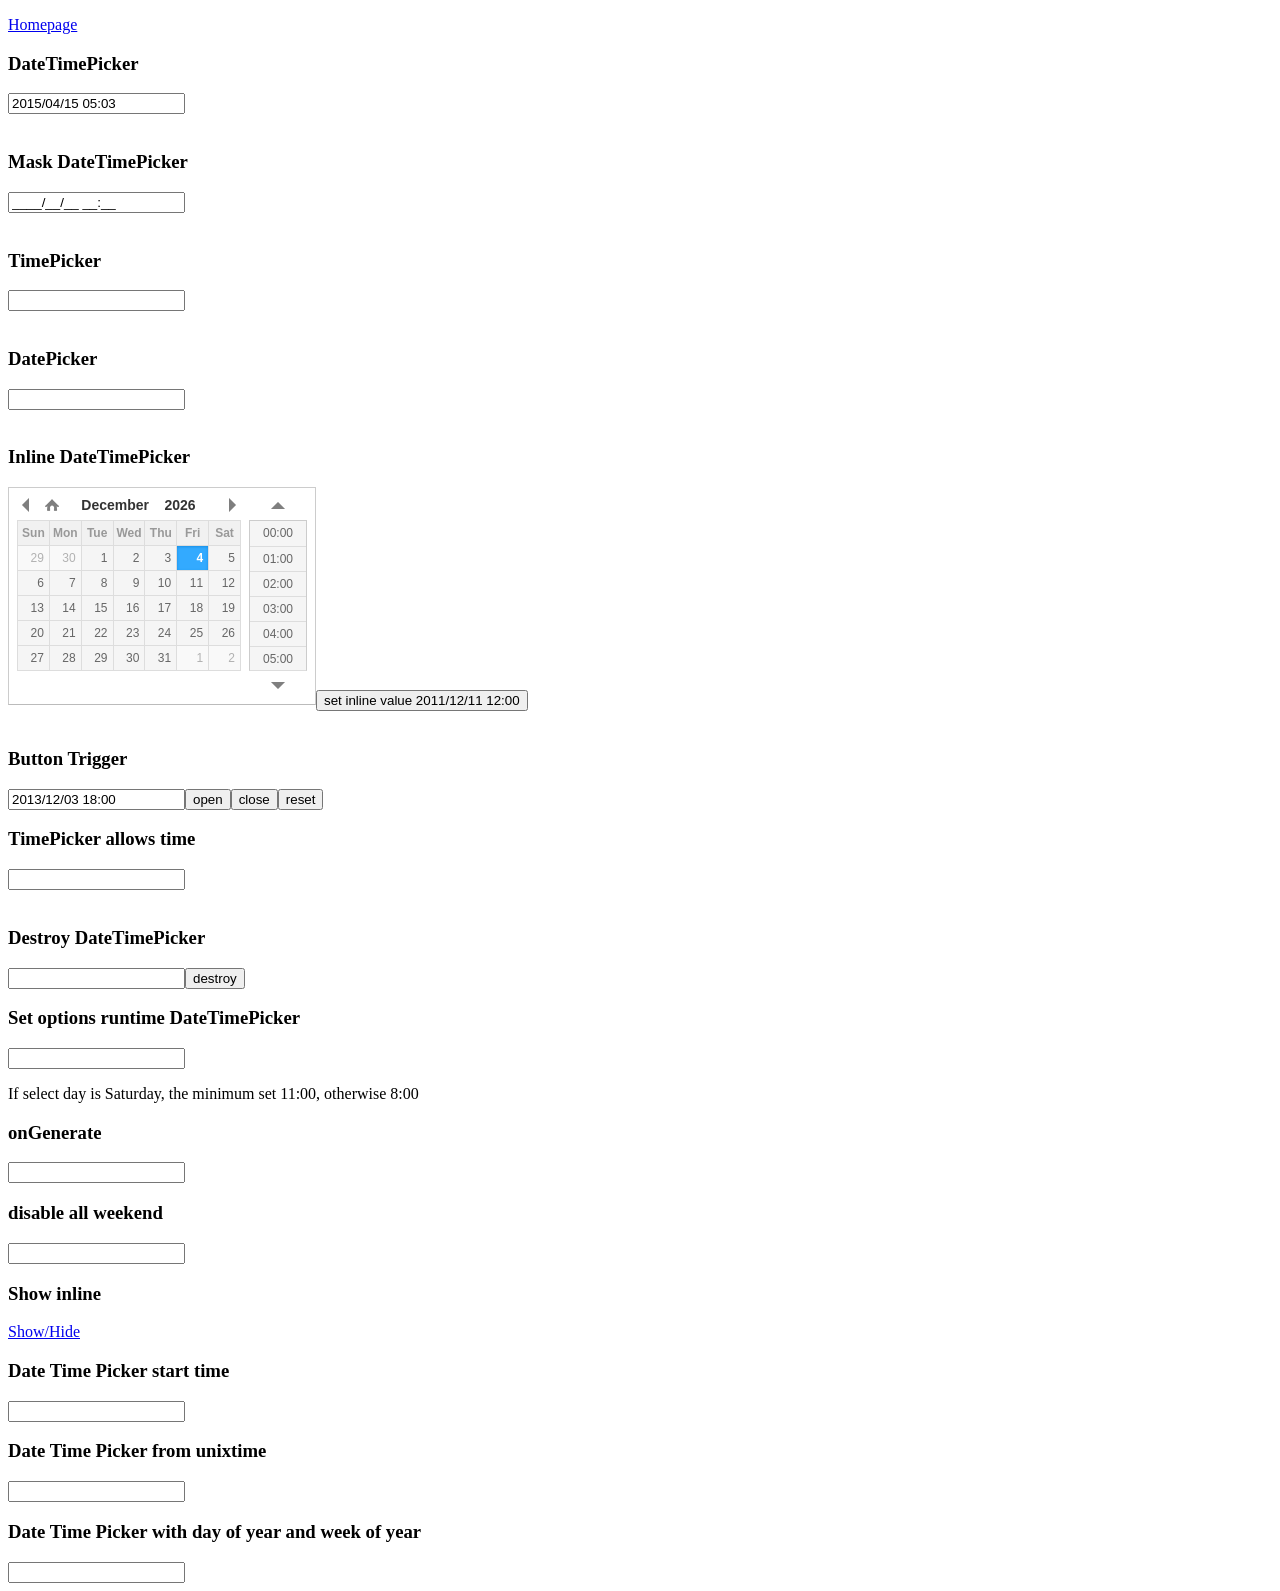
<file: Librerias/calendario2/index.html>
<!DOCTYPE html>
<html lang="en">
<head>
<meta http-equiv="content-type" content="text/html; charset=utf-8"/>
<link rel="stylesheet" type="text/css" href="./jquery.datetimepicker.css"/>
</head>
<body>
	<p><a href="http://xdsoft.net/jqplugins/datetimepicker/">Homepage</a></p>
	<h3>DateTimePicker</h3>
	<input type="text" value="2014/03/15 05:06" id="datetimepicker"/><br><br>
	<h3>Mask DateTimePicker</h3>
	<input type="text" value="" id="datetimepicker_mask"/><br><br>
	<h3>TimePicker</h3>
	<input type="text" id="datetimepicker1"/><br><br>
	<h3>DatePicker</h3>
	<input type="text" id="datetimepicker2"/><br><br>
	<h3>Inline DateTimePicker</h3>
	<input type="text" id="datetimepicker3"/><input type="button" onclick="$('#datetimepicker3').datetimepicker({value:'2011/12/11 12:00'})" value="set inline value 2011/12/11 12:00"/><br><br>
	<h3>Button Trigger</h3>
	<input type="text" value="2013/12/03 18:00" id="datetimepicker4"/><input id="open" type="button" value="open"/><input id="close" type="button" value="close"/><input id="reset" type="button" value="reset"/>
	<h3>TimePicker allows time</h3>
	<input type="text" id="datetimepicker5"/><br><br>
	<h3>Destroy DateTimePicker</h3>
	<input type="text" id="datetimepicker6"/><input id="destroy" type="button" value="destroy"/>
	<h3>Set options runtime DateTimePicker</h3>
	<input type="text" id="datetimepicker7"/>
	<p>If select day is Saturday, the minimum set 11:00, otherwise 8:00</p>
	<h3>onGenerate</h3>
	<input type="text" id="datetimepicker8"/>
	<h3>disable all weekend</h3>
	<input type="text" id="datetimepicker9"/>
	<h3>Show inline</h3>
	<a href="javascript:var si = document.getElementById('show_inline').style; si.display = (si.display=='none')?'block':'none';return false; ">Show/Hide</a>
	<div id="show_inline" style="display:none">
		<input type="text" id="datetimepicker10"/>
	</div>
	<h3>Date Time Picker start time</h3>
	<input type="text" id="datetimepicker_start_time"/>
	<h3>Date Time Picker from unixtime</h3>
	<input type="text" id="datetimepicker_unixtime"/>
	<h3>Date Time Picker with day of year and week of year</h3>
	<input type="text" id="datetimepicker11"/>
</body>
<script type="text/javascript" src="./jquery.js"></script>
<script type="text/javascript" src="./jquery.datetimepicker.js"></script>
<script type="text/javascript">
$('#datetimepicker').datetimepicker()
	.datetimepicker({value:'2015/04/15 05:03',step:10});

$('#datetimepicker_mask').datetimepicker({
	mask:'9999/19/39 29:59'
});

$('#datetimepicker1').datetimepicker({
	datepicker:false,
	format:'H:i',
	step:5
});
$('#datetimepicker2').datetimepicker({
	yearOffset:0,
	lang:'es',
	timepicker:false,
	format:'d/m/Y',
	formatDate:'Y/m/d',
	minDate:'-1970/01/02', // yesterday is minimum date
	maxDate:'+1970/01/02' // and tommorow is maximum date calendar
});
$('#datetimepicker3').datetimepicker({
	inline:true
});
$('#datetimepicker4').datetimepicker();
$('#open').click(function(){
	$('#datetimepicker4').datetimepicker('show');
});
$('#close').click(function(){
	$('#datetimepicker4').datetimepicker('hide');
});
$('#reset').click(function(){
	$('#datetimepicker4').datetimepicker('reset');
});
$('#datetimepicker5').datetimepicker({
	datepicker:false,
	allowTimes:['12:00','13:00','15:00','17:00','17:05','17:20','19:00','20:00']
});
$('#datetimepicker6').datetimepicker();
$('#destroy').click(function(){
	if( $('#datetimepicker6').data('xdsoft_datetimepicker') ){
		$('#datetimepicker6').datetimepicker('destroy');
		this.value = 'create';
	}else{
		$('#datetimepicker6').datetimepicker();
		this.value = 'destroy';
	}
});
var logic = function( currentDateTime ){
	if( currentDateTime ){
		if( currentDateTime.getDay()==6 ){
			this.setOptions({
				minTime:'11:00'
			});
		}else
			this.setOptions({
				minTime:'8:00'
			});
	}
};
$('#datetimepicker7').datetimepicker({
	onChangeDateTime:logic,
	onShow:logic
});
$('#datetimepicker8').datetimepicker({
	onGenerate:function( ct ){
		$(this).find('.xdsoft_date')
			.toggleClass('xdsoft_disabled');
	},
	minDate:'-1970/01/2',
	maxDate:'+1970/01/2',
	timepicker:false
});
$('#datetimepicker9').datetimepicker({
	onGenerate:function( ct ){
		$(this).find('.xdsoft_date.xdsoft_weekend')
			.addClass('xdsoft_disabled');
	},
	weekends:['01.01.2014','02.01.2014','03.01.2014','04.01.2014','05.01.2014','06.01.2014'],
	timepicker:false
});

$('#datetimepicker10').datetimepicker({
	step:5,
	inline:true
});

$('#datetimepicker_start_time').datetimepicker({
	startDate:'+1970/05/01'
});

$('#datetimepicker_unixtime').datetimepicker({
	format:'unixtime'
});
$('#datetimepicker11').datetimepicker({
        hours12: false,
        format: 'Y-z H:i W',
        step: 1,
        opened: false,
        validateOnBlur: false,
        closeOnDateSelect: false,
        closeOnTimeSelect: false
});
</script>
</html>
</file>
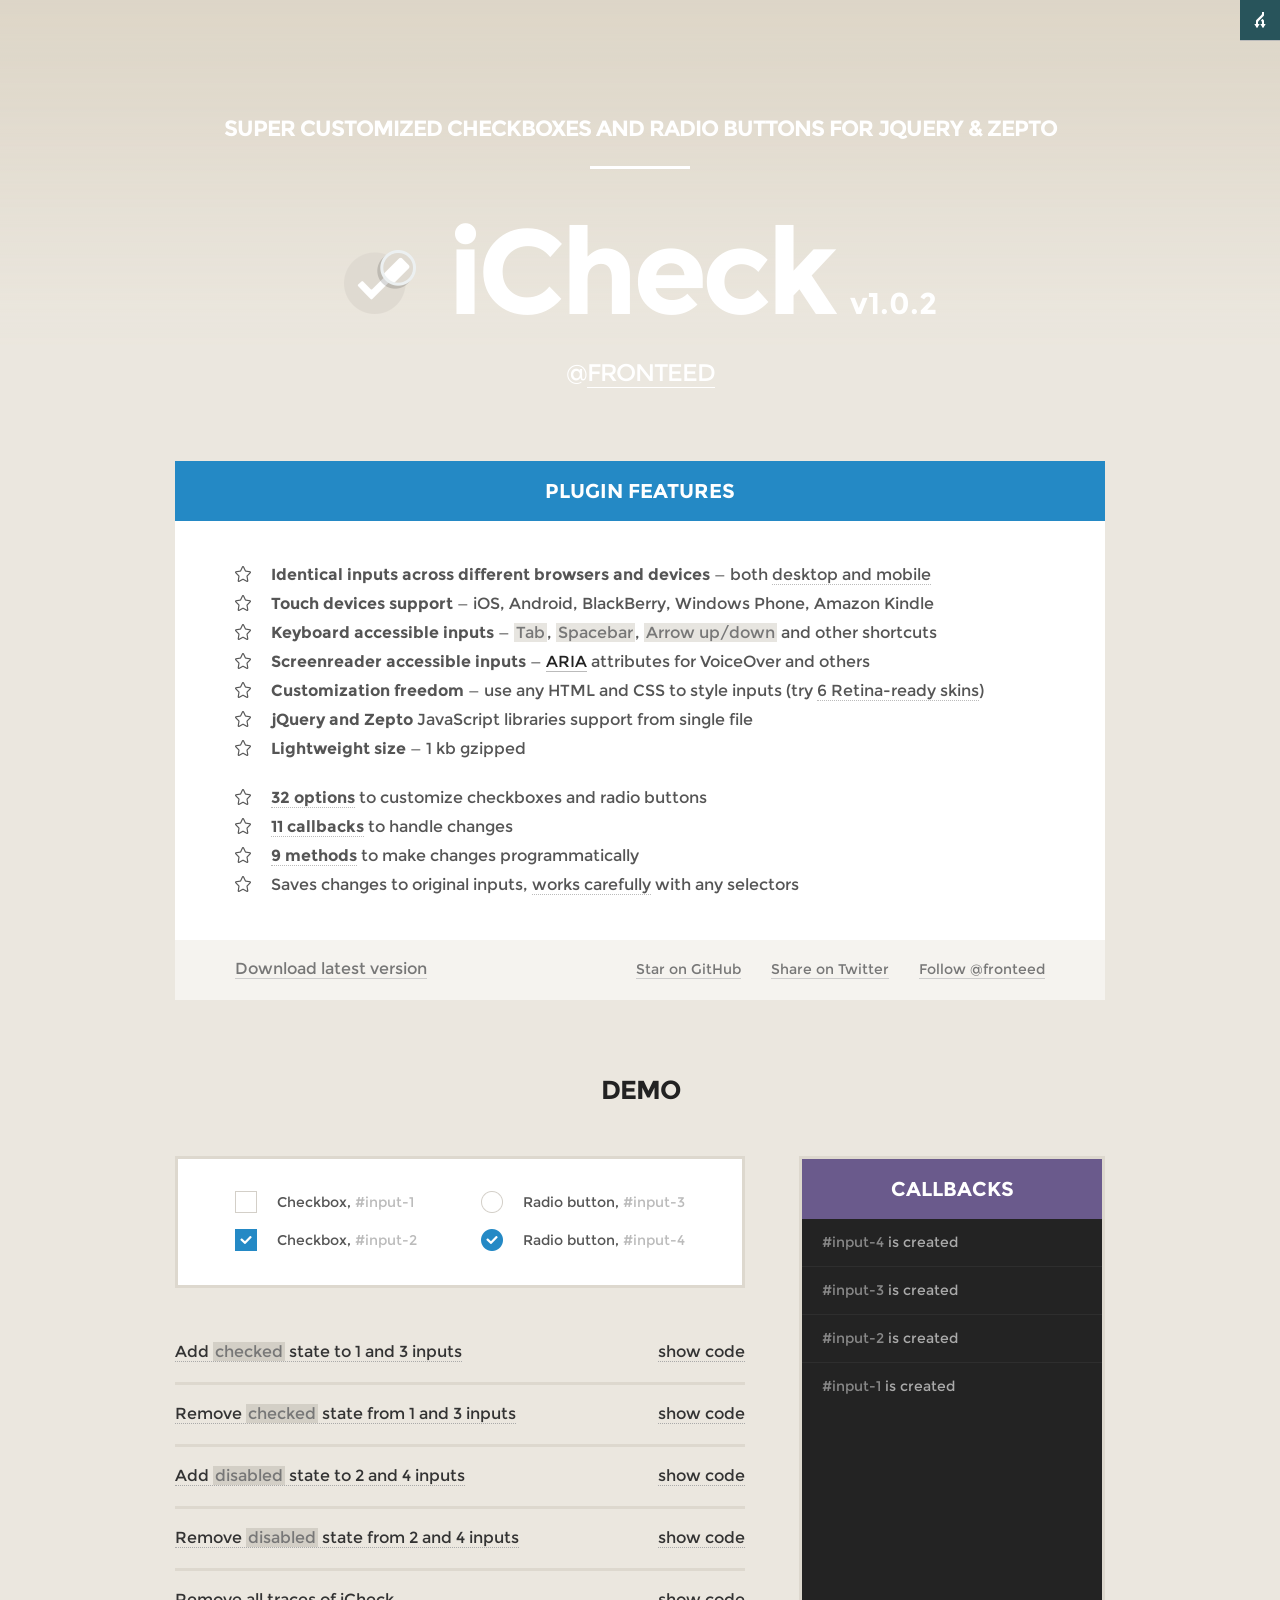
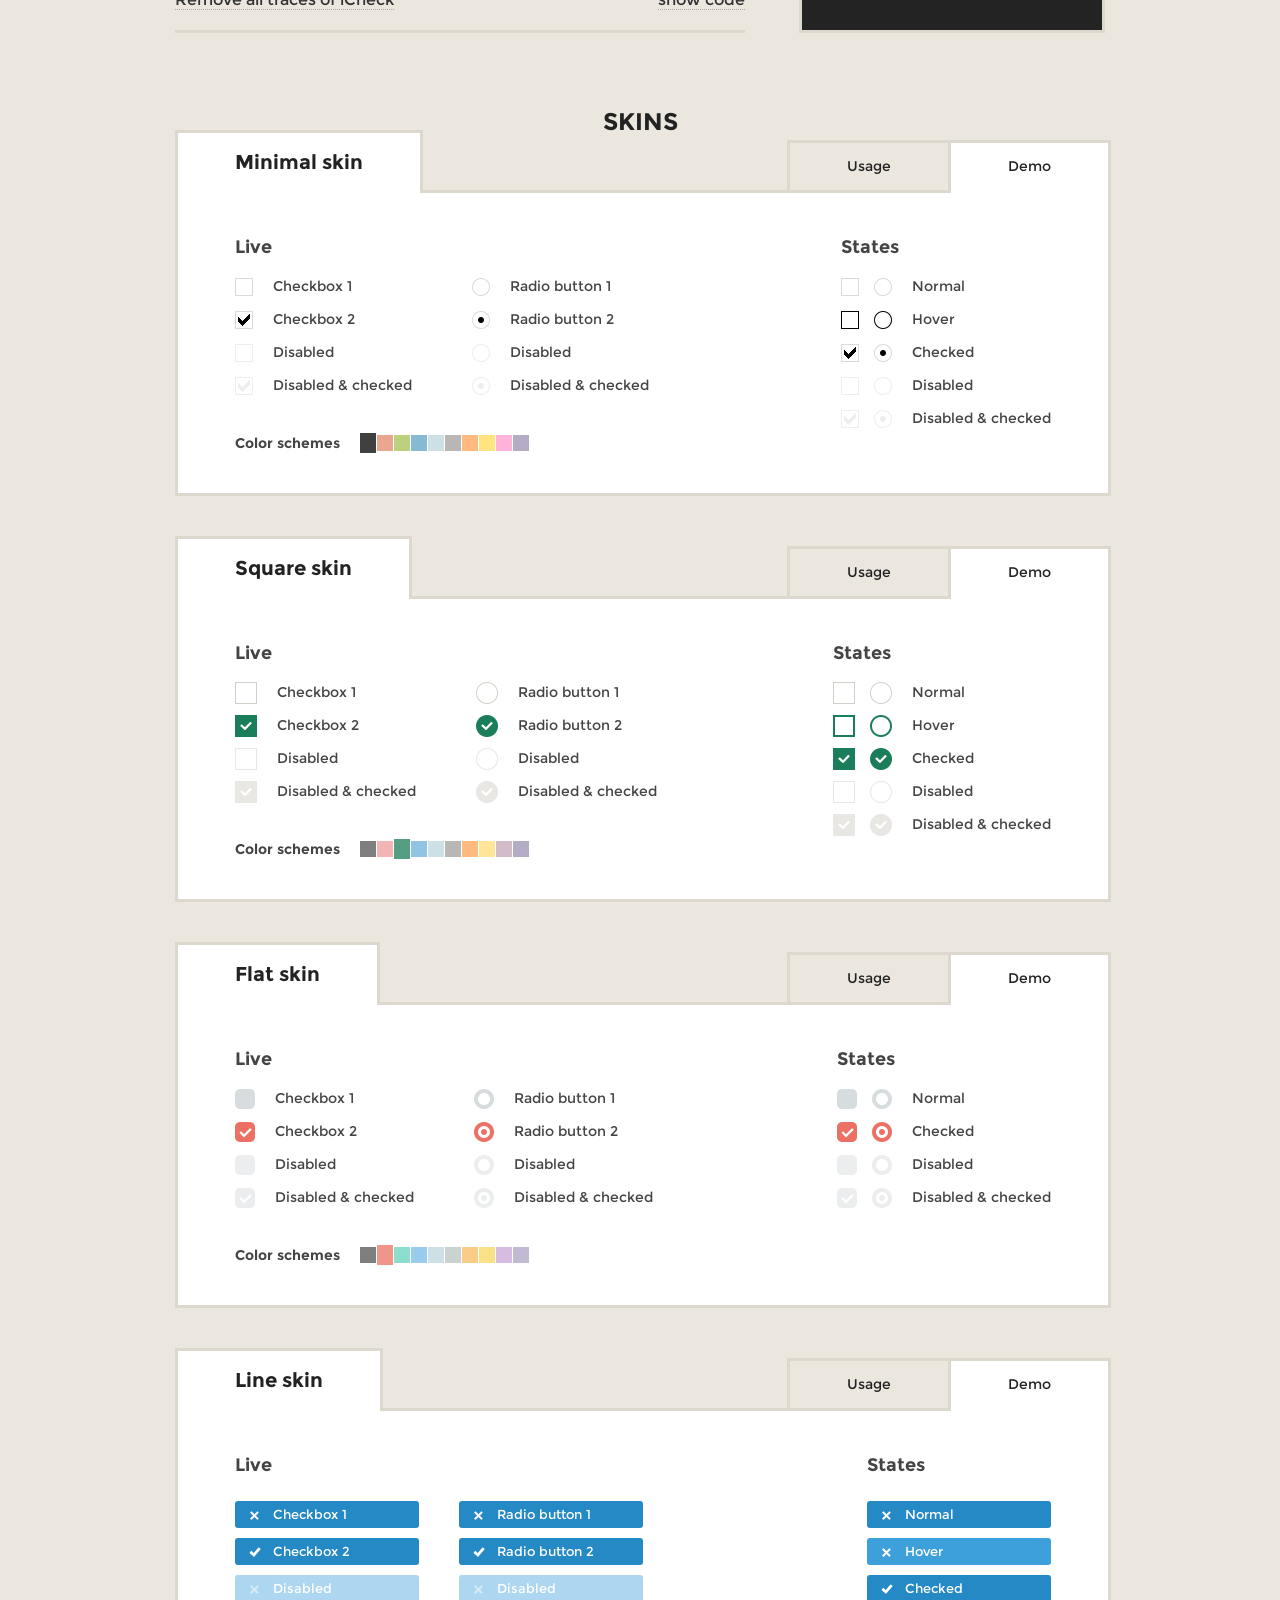
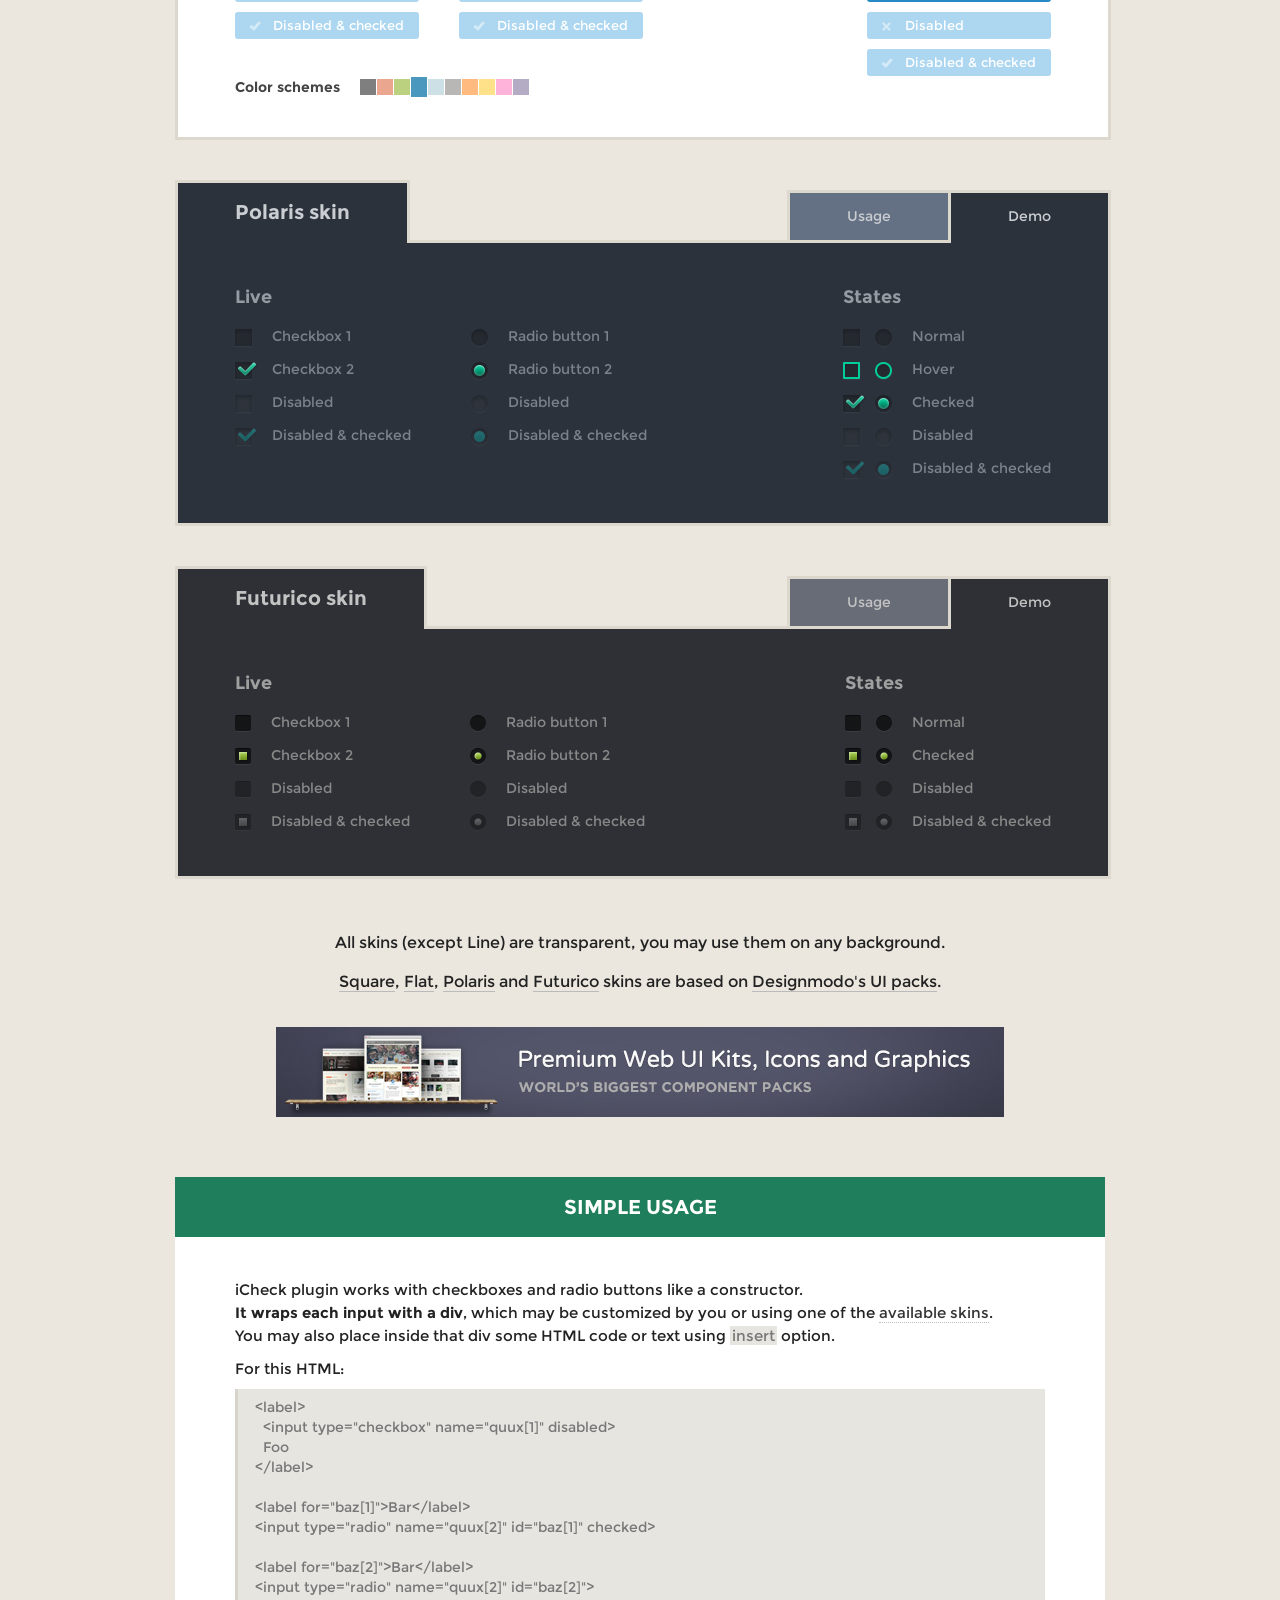
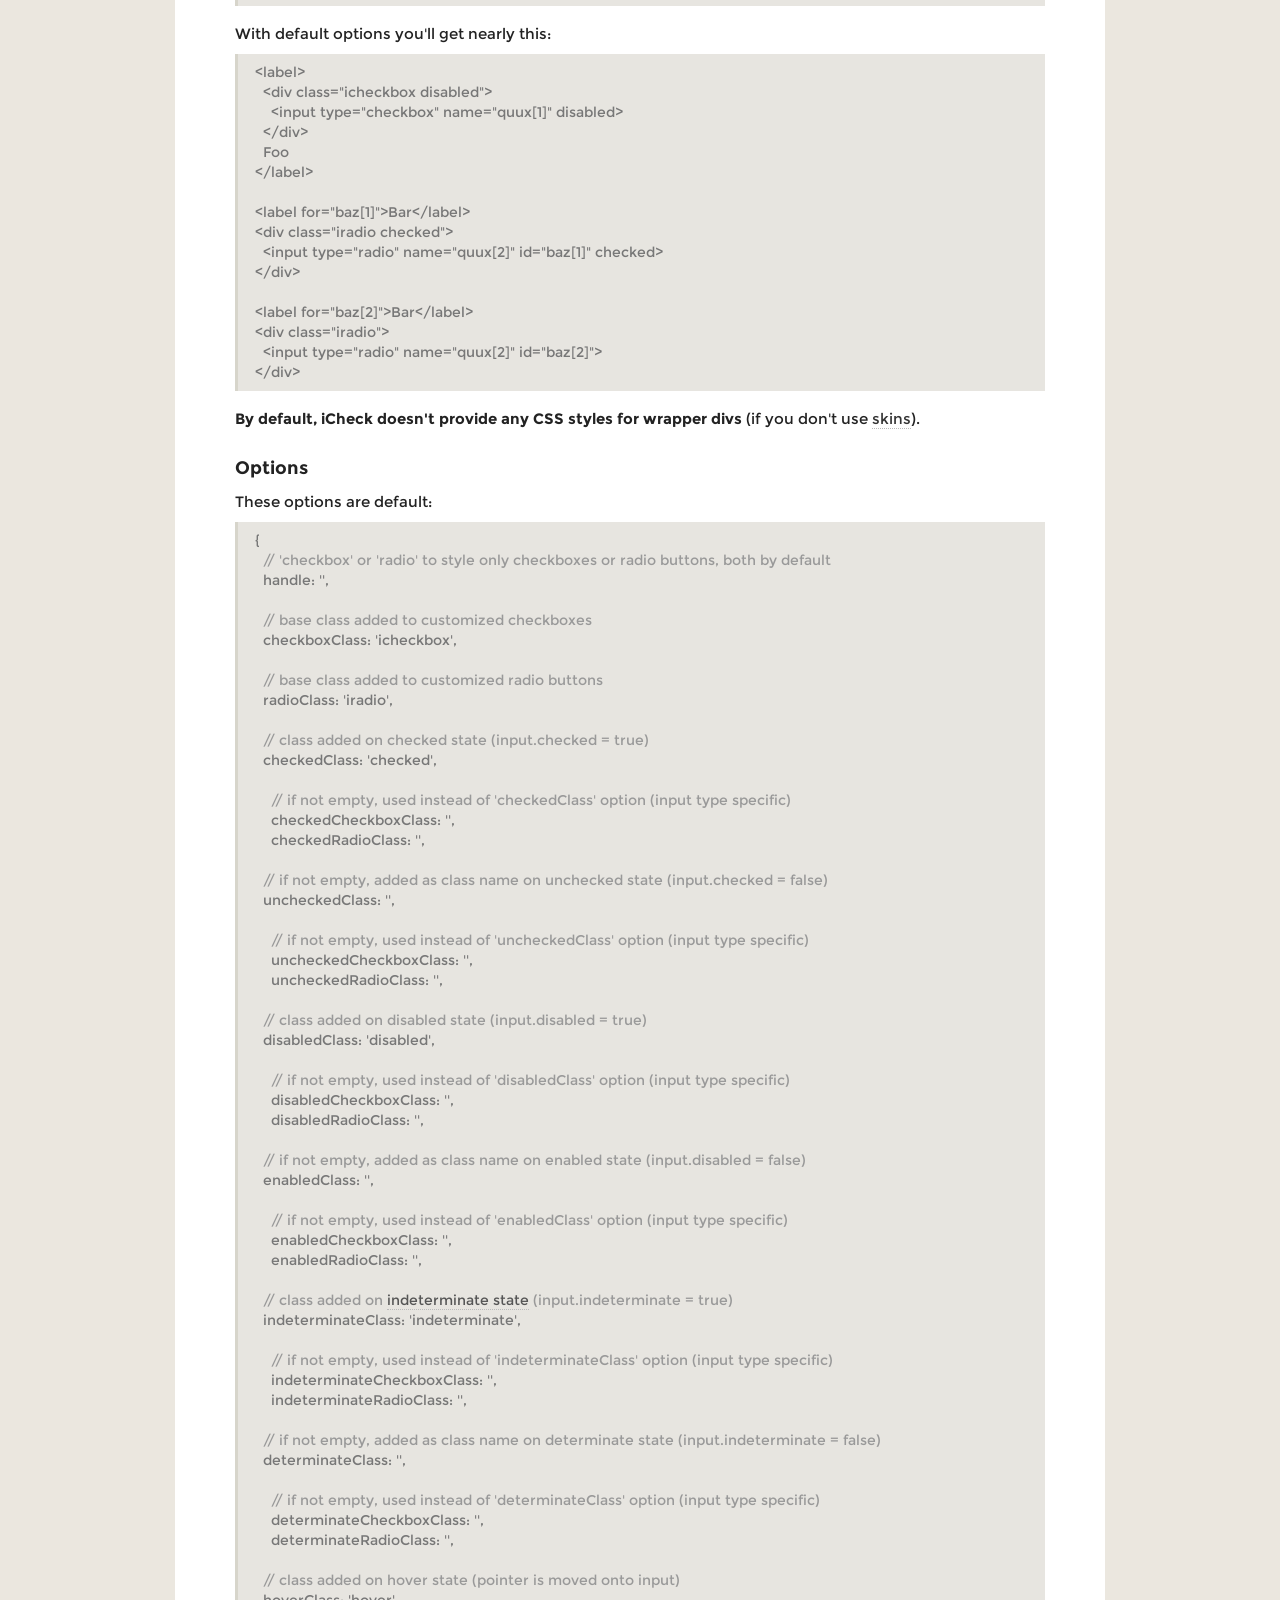
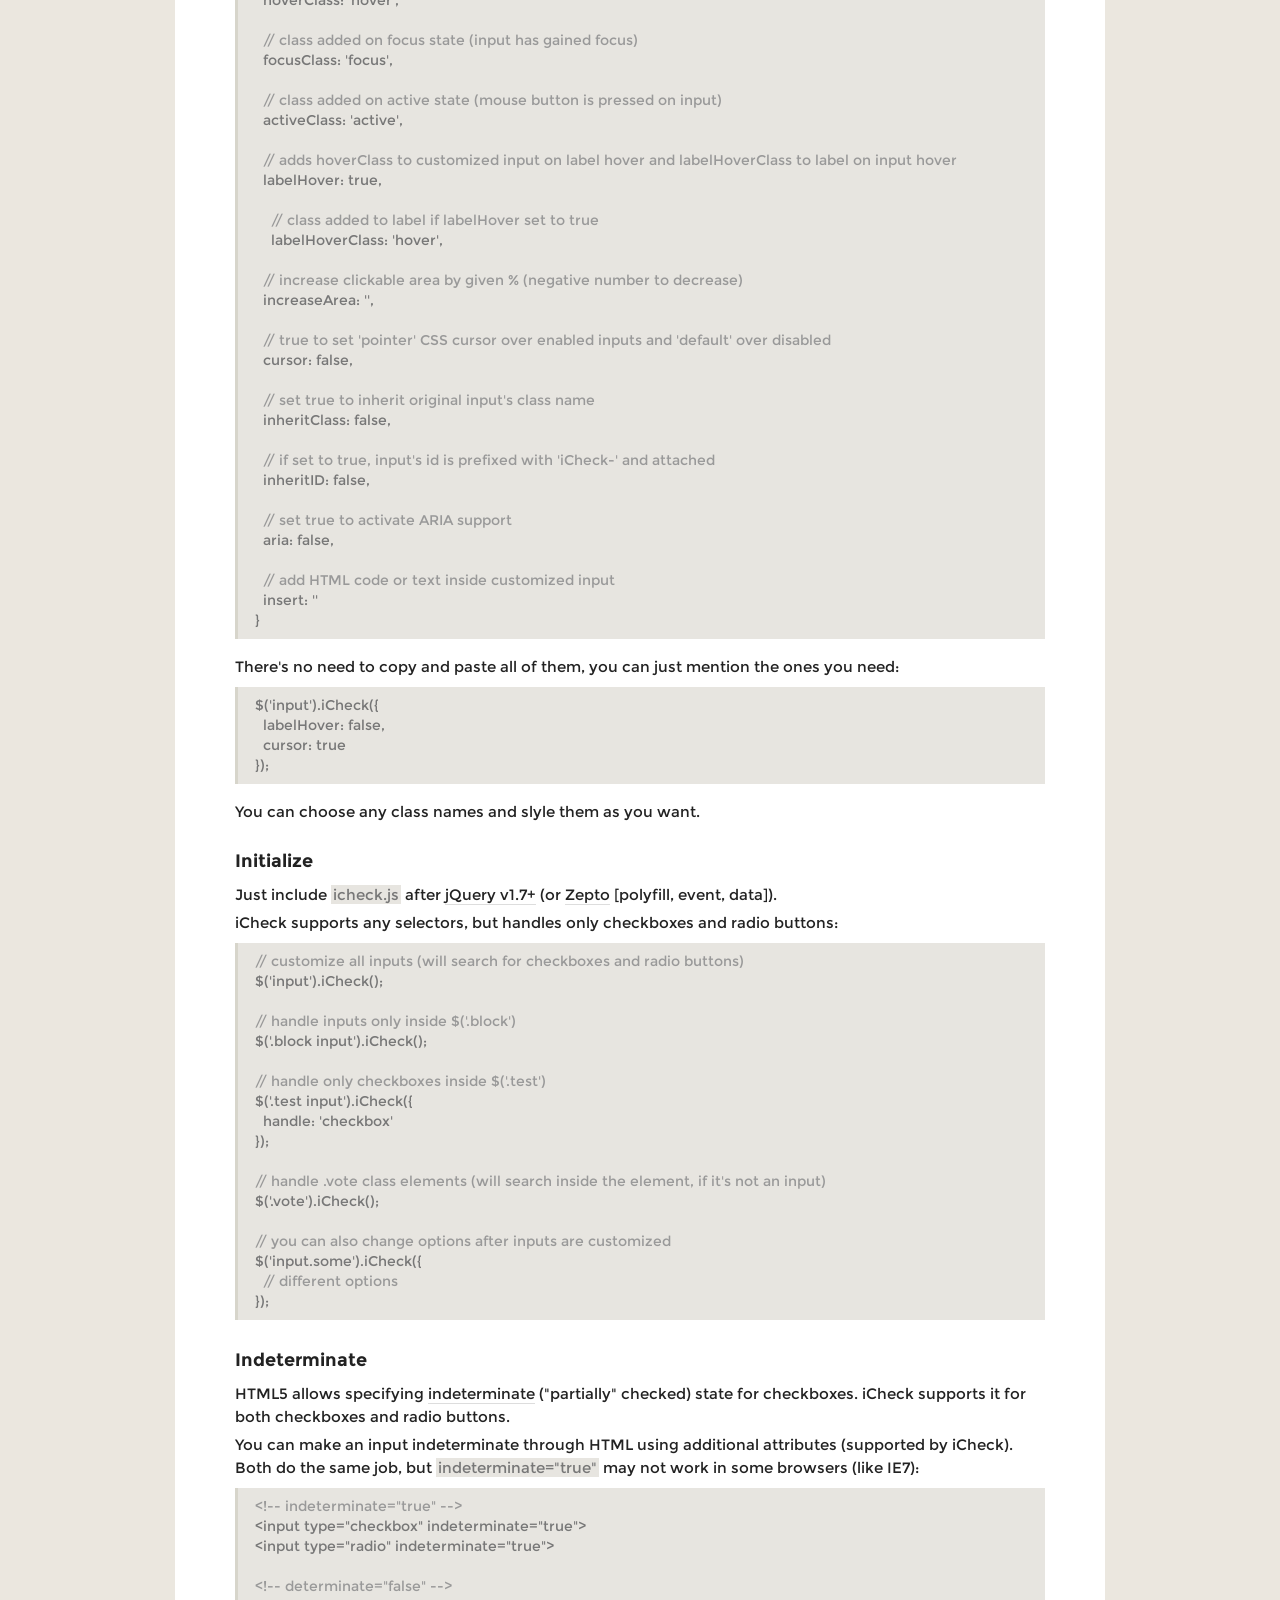
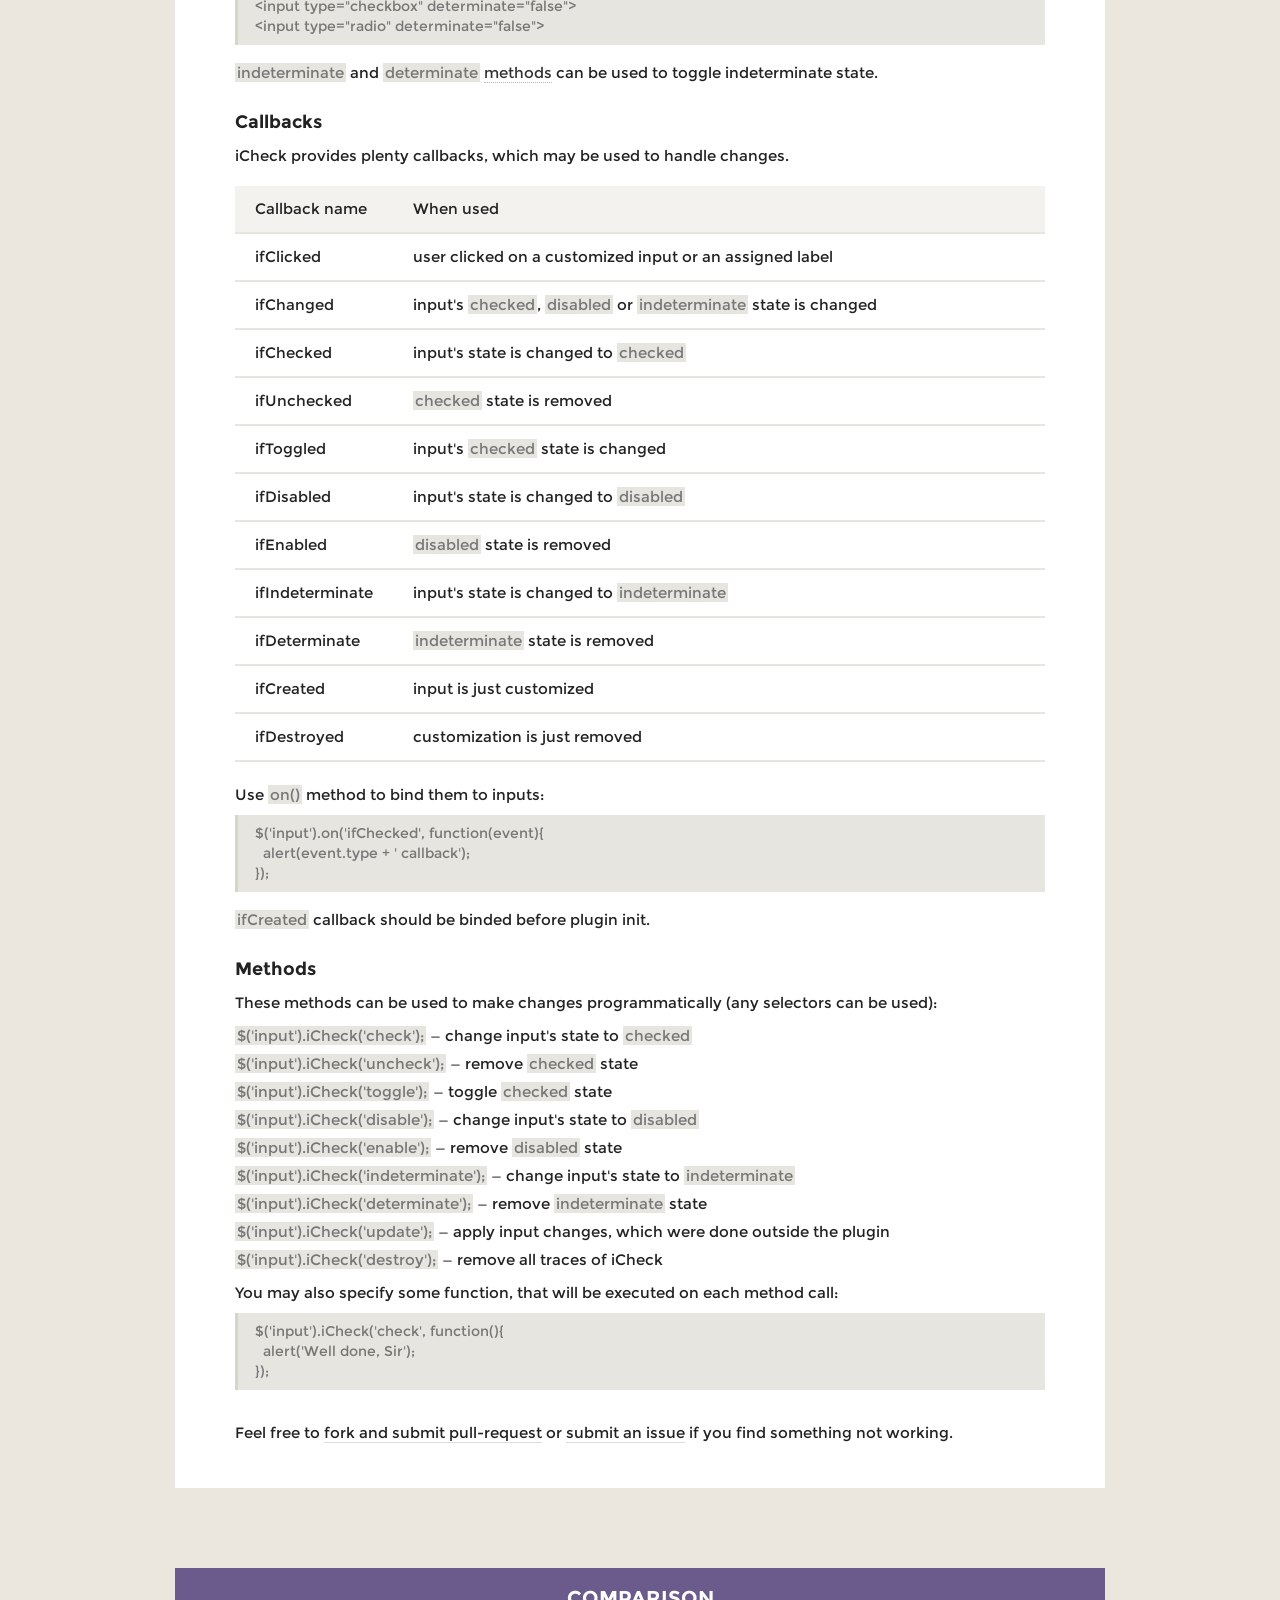
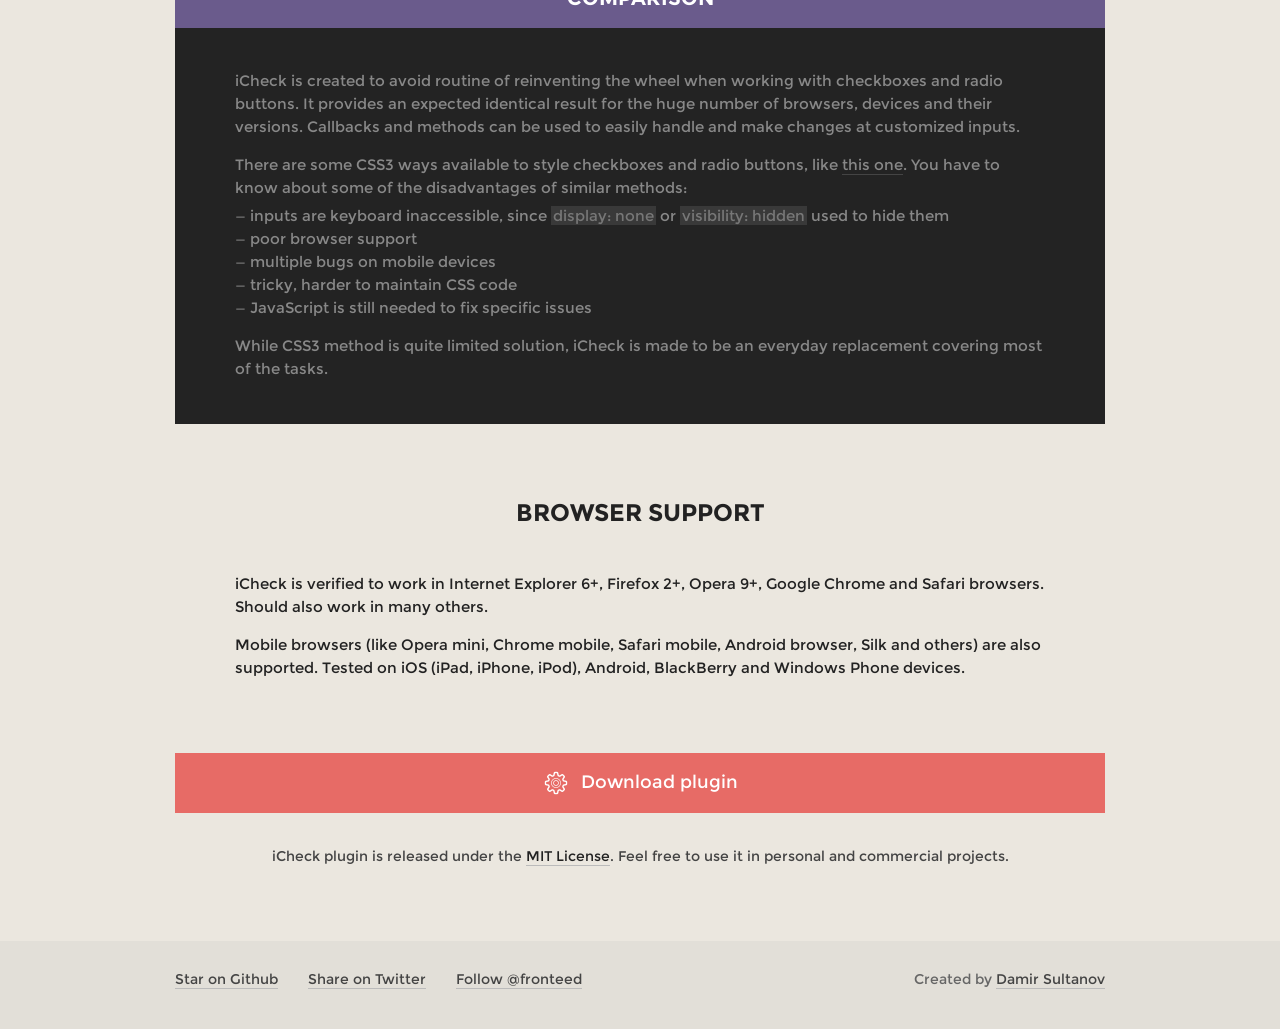
<file: Librerias/icheck/demo/index.html>
<!DOCTYPE html>
<html lang="en">
<head>
  <title>Checkboxes and radio buttons customization (jQuery and Zepto) plugin</title>
  <meta charset="utf-8">
  <meta content="width=device-width" name="viewport">
  <link href="./css/custom.css?v=1.0.2" rel="stylesheet">
  <link href="../skins/all.css?v=1.0.2" rel="stylesheet">
  <script src="./js/jquery.js"></script>
  <script src="../icheck.js?v=1.0.2"></script>
  <script src="./js/custom.min.js?v=1.0.2"></script>
</head>
<body>
  <div class="layout clear">
    <div class="header">
      <h1>super customized checkboxes and radio buttons for jQuery &amp; Zepto</h1>
      <h3>iCheck <span>v1.0.2</span></h3>
      <strong>@<a href="http://twitter.com/fronteed/">Fronteed</a></strong>
    </div>
    <div class="features">
      <div class="arrows">
        <div class="bottom" data-to="demo"></div>
      </div>
      <h2>Plugin features</h2>
      <ul>
        <li>
          <strong>Identical inputs across different browsers and devices</strong> &mdash; both <span class="self" data-to="download">desktop and mobile</span>
        </li>
        <li>
          <strong>Touch devices support</strong> &mdash; iOS, Android, BlackBerry, Windows Phone, Amazon Kindle
        </li>
        <li>
          <strong>Keyboard accessible inputs</strong> &mdash; <span class="mark">Tab</span>, <span class="mark">Spacebar</span>, <span class="mark">Arrow up/down</span> and other shortcuts
        </li>
        <li>
          <strong>Screenreader accessible inputs</strong> &mdash; <a href="https://developer.mozilla.org/en-US/docs/Accessibility/ARIA" target="blank">ARIA</a> attributes for VoiceOver and others
        </li>
        <li>
          <strong>Customization freedom</strong> &mdash; use any HTML and CSS to style inputs (try <span class="self" data-to="skins">6 Retina-ready skins</span>)
        </li>
        <li>
          <strong>jQuery and Zepto</strong> JavaScript libraries support from single file
        </li>
        <li>
          <strong>Lightweight size</strong> &mdash; 1 kb gzipped
        </li>
        <li class="offset">
          <strong class="self" data-to="options">32 options</strong> to customize checkboxes and radio buttons
        </li>
        <li>
          <strong class="self" data-to="callbacks">11 callbacks</strong> to handle changes
        </li>
        <li>
          <strong class="self" data-to="methods">9 methods</strong> to make changes programmatically
        </li>
        <li>
          Saves changes to original inputs, <span class="self" data-to="init">works carefully</span> with any selectors
        </li>
      </ul>
    </div>
    <div class="social clear">
      <ul class="left">
        <li>
          <a href="http://github.com/fronteed/iCheck/">Download latest version</a>
        </li>
      </ul>
      <ul class="right local">
        <li>
          <a href="http://twitter.com/fronteed/">Follow @fronteed</a>
        </li>
        <li>
          <a href="https://twitter.com/intent/tweet?text=Highly customizable checkboxes and radio buttons&amp;url=http://fronteed.com/iCheck/&amp;via=fronteed&amp;hashtags=jQuery,Zepto">Share on Twitter</a>
        </li>
        <li>
          <a href="https://github.com/fronteed/iCheck">Star on GitHub</a>
        </li>
      </ul>
    </div>
    <div class="demo-holder">
      <h2 class="demo-title">Demo</h2>
      <div class="demo">
        <div class="arrows">
          <div class="top" data-to="features"></div>
          <div class="bottom" data-to="skins"></div>
        </div>
        <div class="demo-list clear">
          <ul>
            <li>
              <input tabindex="1" type="checkbox" id="input-1">
              <label for="input-1">Checkbox, <span>#input-1</span></label>
            </li>
            <li>
              <input tabindex="2" type="checkbox" id="input-2" checked>
              <label for="input-2">Checkbox, <span>#input-2</span></label>
            </li>
          </ul>
          <ul>
            <li>
              <input tabindex="3" type="radio" id="input-3" name="demo-radio">
              <label for="input-3">Radio button, <span>#input-3</span></label>
            </li>
            <li>
              <input tabindex="4" type="radio" id="input-4" name="demo-radio" checked>
              <label for="input-4">Radio button, <span>#input-4</span></label>
            </li>
          </ul>
          <script>
          $(document).ready(function(){
            var callbacks_list = $('.demo-callbacks ul');
            $('.demo-list input').on('ifCreated ifClicked ifChanged ifChecked ifUnchecked ifDisabled ifEnabled ifDestroyed', function(event){
              callbacks_list.prepend('<li><span>#' + this.id + '</span> is ' + event.type.replace('if', '').toLowerCase() + '</li>');
            }).iCheck({
              checkboxClass: 'icheckbox_square-blue',
              radioClass: 'iradio_square-blue',
              increaseArea: '20%'
            });
          });
          </script>
        </div>
        <dl class="demo-methods">
          <dt>
            <span class="self do-check">Add <span class="mark">checked</span> state to 1 and 3 inputs</span>
            <span class="code">
              <span class="self">show code</span>
            </span>
          </dt>
          <dd>
<pre class="markup">
$('#input-1, #input-3').iCheck('check');
</pre>
          </dd>
          <dt>
            <span class="self do-uncheck">Remove <span class="mark">checked</span> state from 1 and 3 inputs</span>
            <span class="code">
              <span class="self">show code</span>
            </span>
          </dt>
          <dd>
<pre class="markup">
$('#input-1, #input-3').iCheck('uncheck');
</pre>
          </dd>
          <dt>
            <span class="self do-disable">Add <span class="mark">disabled</span> state to 2 and 4 inputs</span>
            <span class="code">
              <span class="self">show code</span>
            </span>
          </dt>
          <dd>
<pre class="markup">
$('#input-2, #input-4').iCheck('disable');
</pre>
          </dd>
          <dt>
            <span class="self do-enable">Remove <span class="mark">disabled</span> state from 2 and 4 inputs</span>
            <span class="code">
              <span class="self">show code</span>
            </span>
          </dt>
          <dd>
<pre class="markup">
$('#input-2, #input-4').iCheck('enable');
</pre>
          </dd>
          <dt>
            <span class="self do-destroy">Remove all traces of iCheck</span>
            <span class="code">
              <span class="self">show code</span>
            </span>
          </dt>
          <dd>
<pre class="markup">
$('input').iCheck('destroy');
</pre>
          </dd>
        </dl>
        <div class="demo-callbacks">
          <h2>Callbacks</h2>
          <ul></ul>
        </div>
      </div>
    </div>
    <div class="skins">
      <h2>Skins</h2>
      <div class="skin skin-minimal">
        <div class="arrows">
          <div class="top" data-to="demo"></div>
          <div class="bottom" data-to="skin-square"></div>
        </div>
        <h3>Minimal skin</h3>
        <dl class="clear">
          <dd class="selected">
            <div class="skin-section">
              <h4>Live</h4>
              <ul class="list">
                <li>
                  <input tabindex="5" type="checkbox" id="minimal-checkbox-1">
                  <label for="minimal-checkbox-1">Checkbox 1</label>
                </li>
                <li>
                  <input tabindex="6" type="checkbox" id="minimal-checkbox-2" checked>
                  <label for="minimal-checkbox-2">Checkbox 2</label>
                </li>
                <li>
                  <input type="checkbox" id="minimal-checkbox-disabled" disabled>
                  <label for="minimal-checkbox-disabled">Disabled</label>
                </li>
                <li>
                  <input type="checkbox" id="minimal-checkbox-disabled-checked" checked disabled>
                  <label for="minimal-checkbox-disabled-checked">Disabled &amp; checked</label>
                </li>
              </ul>
              <ul class="list">
                <li>
                  <input tabindex="7" type="radio" id="minimal-radio-1" name="minimal-radio">
                  <label for="minimal-radio-1">Radio button 1</label>
                </li>
                <li>
                  <input tabindex="8" type="radio" id="minimal-radio-2" name="minimal-radio" checked>
                  <label for="minimal-radio-2">Radio button 2</label>
                </li>
                <li>
                  <input type="radio" id="minimal-radio-disabled" disabled>
                  <label for="minimal-radio-disabled">Disabled</label>
                </li>
                <li>
                  <input type="radio" id="minimal-radio-disabled-checked" checked disabled>
                  <label for="minimal-radio-disabled-checked">Disabled &amp; checked</label>
                </li>
              </ul>
              <div class="colors clear">
                <strong>Color schemes</strong>
                <ul>
                  <li class="active" title="Black"></li>
                  <li class="red" title="Red"></li>
                  <li class="green" title="Green"></li>
                  <li class="blue" title="Blue"></li>
                  <li class="aero" title="Aero"></li>
                  <li class="grey" title="Grey"></li>
                  <li class="orange" title="Orange"></li>
                  <li class="yellow" title="Yellow"></li>
                  <li class="pink" title="Pink"></li>
                  <li class="purple" title="Purple"></li>
                </ul>
              </div>
            </div>
            <div class="skin-section skin-states">
              <h4>States</h4>
              <ul class="list">
                <li>
                  <div class="state icheckbox_minimal"></div>
                  <div class="state iradio_minimal"></div>
                  Normal
                </li>
                <li>
                  <div class="state icheckbox_minimal hover"></div>
                  <div class="state iradio_minimal hover"></div>
                  Hover
                </li>
                <li>
                  <div class="state icheckbox_minimal checked"></div>
                  <div class="state iradio_minimal checked"></div>
                  Checked
                </li>
                <li>
                  <div class="state icheckbox_minimal disabled"></div>
                  <div class="state iradio_minimal disabled"></div>
                  Disabled
                </li>
                <li>
                  <div class="state icheckbox_minimal checked disabled"></div>
                  <div class="state iradio_minimal checked disabled"></div>
                  Disabled &amp; checked
                </li>
              </ul>
            </div>
            <script>
            $(document).ready(function(){
              $('.skin-minimal input').iCheck({
                checkboxClass: 'icheckbox_minimal',
                radioClass: 'iradio_minimal',
                increaseArea: '20%'
              });
            });
            </script>
          </dd>
          <dt class="selected">Demo</dt>
          <dd>
            <div class="skin-pre">
              <p>
                Make sure <a href="http://jquery.com" target="blank">jQuery v1.7+</a> (or <a href="http://github.com/madrobby/zepto#zepto-modules" target="blank">Zepto</a> [polyfill, event, data]) is loaded before the <span class="mark">icheck.js</span>.
              </p>
            </div>
            <ol class="skin-usage">
              <li>
                Choose a color scheme, there are 10 different styles available:
                <div class="schemes clear">
                  <ul>
                    <li><strong>Black</strong> &mdash; minimal.css</li>
                    <li><strong>Red</strong> &mdash; red.css</li>
                    <li><strong>Green</strong> &mdash; green.css</li>
                    <li><strong>Blue</strong> &mdash; blue.css</li>
                    <li><strong>Aero</strong> &mdash; aero.css</li>
                  </ul>
                  <ul>
                    <li><strong>Grey</strong> &mdash; grey.css</li>
                    <li><strong>Orange</strong> &mdash; orange.css</li>
                    <li><strong>Yellow</strong> &mdash; yellow.css</li>
                    <li><strong>Pink</strong> &mdash; pink.css</li>
                    <li><strong>Purple</strong> &mdash; purple.css</li>
                  </ul>
                </div>
              </li>
              <li>
                Copy <span class="mark">/skins/minimal/</span> folder and <span class="mark">icheck.js</span>  file to your site.
              </li>
              <li>
                <p>Insert before <span class="mark">&lt;/head></span> in your HTML (replace <span class="mark">your-path</span> and <span class="mark">color-scheme</span>):</p>
<pre class="markup">
&lt;link href="your-path/minimal/color-scheme.css" rel="stylesheet">
&lt;script src="your-path/icheck.js">&lt;/script>
</pre>
                <p>Example for a <strong>Red</strong> color scheme:</p>
<pre class="markup">
&lt;link href="your-path/minimal/red.css" rel="stylesheet">
&lt;script src="your-path/icheck.js">&lt;/script>
</pre>
              </li>
              <li>
                <p>Add some checkboxes and radio buttons to your HTML:</p>
<pre class="markup">
&lt;input type="checkbox">
&lt;input type="checkbox" checked>
&lt;input type="radio" name="iCheck">
&lt;input type="radio" name="iCheck" checked>
</pre>
              </li>
              <li>
                <p>Add JavaScript to your HTML to launch iCheck plugin:</p>
<pre class="markup">
&lt;script>
$(document).ready(function(){
  $('input').iCheck({
    checkboxClass: 'icheckbox_minimal',
    radioClass: 'iradio_minimal',
    increaseArea: '20%' <span class="comment">// optional</span>
  });
});
&lt;/script>
</pre>
                <p>For different from black color schemes use this code (example for <strong>Red</strong>):</p>
<pre class="markup">
&lt;script>
$(document).ready(function(){
  $('input').iCheck({
    checkboxClass: 'icheckbox_minimal-red',
    radioClass: 'iradio_minimal-red',
    increaseArea: '20%' <span class="comment">// optional</span>
  });
});
&lt;/script>
</pre>
              </li>
              <li>Done.</li>
            </ol>
          </dd>
          <dt>Usage</dt>
        </dl>
      </div>
      <div class="skin skin-square">
        <div class="arrows">
          <div class="top" data-to="skin-minimal"></div>
          <div class="bottom" data-to="skin-flat"></div>
        </div>
        <h3>Square skin</h3>
        <dl class="clear">
          <dd class="selected">
            <div class="skin-section">
              <h4>Live</h4>
              <ul class="list">
                <li>
                  <input tabindex="9" type="checkbox" id="square-checkbox-1">
                  <label for="square-checkbox-1">Checkbox 1</label>
                </li>
                <li>
                  <input tabindex="10" type="checkbox" id="square-checkbox-2" checked>
                  <label for="square-checkbox-2">Checkbox 2</label>
                </li>
                <li>
                  <input type="checkbox" id="square-checkbox-disabled" disabled>
                  <label for="square-checkbox-disabled">Disabled</label>
                </li>
                <li>
                  <input type="checkbox" id="square-checkbox-disabled-checked" checked disabled>
                  <label for="square-checkbox-disabled-checked">Disabled &amp; checked</label>
                </li>
              </ul>
              <ul class="list">
                <li>
                  <input tabindex="11" type="radio" id="square-radio-1" name="square-radio">
                  <label for="square-radio-1">Radio button 1</label>
                </li>
                <li>
                  <input tabindex="12" type="radio" id="square-radio-2" name="square-radio" checked>
                  <label for="square-radio-2">Radio button 2</label>
                </li>
                <li>
                  <input type="radio" id="square-radio-disabled" disabled>
                  <label for="square-radio-disabled">Disabled</label>
                </li>
                <li>
                  <input type="radio" id="square-radio-disabled-checked" checked disabled>
                  <label for="square-radio-disabled-checked">Disabled &amp; checked</label>
                </li>
              </ul>
              <div class="colors clear">
                <strong>Color schemes</strong>
                <ul>
                  <li title="Black"></li>
                  <li class="red" title="Red"></li>
                  <li class="green active" title="Green"></li>
                  <li class="blue" title="Blue"></li>
                  <li class="aero" title="Aero"></li>
                  <li class="grey" title="Grey"></li>
                  <li class="orange" title="Orange"></li>
                  <li class="yellow" title="Yellow"></li>
                  <li class="pink" title="Pink"></li>
                  <li class="purple" title="Purple"></li>
                </ul>
              </div>
            </div>
            <div class="skin-section skin-states">
              <h4>States</h4>
              <ul class="list">
                <li>
                  <div class="state icheckbox_square-green"></div>
                  <div class="state iradio_square-green"></div>
                  Normal
                </li>
                <li>
                  <div class="state icheckbox_square-green hover"></div>
                  <div class="state iradio_square-green hover"></div>
                  Hover
                </li>
                <li>
                  <div class="state icheckbox_square-green checked"></div>
                  <div class="state iradio_square-green checked"></div>
                  Checked
                </li>
                <li>
                  <div class="state icheckbox_square-green disabled"></div>
                  <div class="state iradio_square-green disabled"></div>
                  Disabled
                </li>
                <li>
                  <div class="state icheckbox_square-green checked disabled"></div>
                  <div class="state iradio_square-green checked disabled"></div>
                  Disabled &amp; checked
                </li>
              </ul>
            </div>
            <script>
            $(document).ready(function(){
              $('.skin-square input').iCheck({
                checkboxClass: 'icheckbox_square-green',
                radioClass: 'iradio_square-green',
                increaseArea: '20%'
              });
            });
            </script>
          </dd>
          <dt class="selected">Demo</dt>
          <dd>
            <div class="skin-pre">
              <p>
                Make sure <a href="http://jquery.com" target="blank">jQuery v1.7+</a> (or <a href="http://github.com/madrobby/zepto#zepto-modules" target="blank">Zepto</a> [polyfill, event, data]) is loaded before the <span class="mark">icheck.js</span>.
              </p>
            </div>
            <ol class="skin-usage">
              <li>
                Choose a color scheme, there are 10 different styles available:
                <div class="schemes clear">
                  <ul>
                    <li><strong>Black</strong> &mdash; square.css</li>
                    <li><strong>Red</strong> &mdash; red.css</li>
                    <li><strong>Green</strong> &mdash; green.css</li>
                    <li><strong>Blue</strong> &mdash; blue.css</li>
                    <li><strong>Aero</strong> &mdash; aero.css</li>
                  </ul>
                  <ul>
                    <li><strong>Grey</strong> &mdash; grey.css</li>
                    <li><strong>Orange</strong> &mdash; orange.css</li>
                    <li><strong>Yellow</strong> &mdash; yellow.css</li>
                    <li><strong>Pink</strong> &mdash; pink.css</li>
                    <li><strong>Purple</strong> &mdash; purple.css</li>
                  </ul>
                </div>
              </li>
              <li>
                Copy <span class="mark">/skins/square/</span> folder and <span class="mark">icheck.js</span> file to your site.
              </li>
              <li>
                <p>Insert before <span class="mark">&lt;/head></span> in your HTML (replace <span class="mark">your-path</span> and <span class="mark">color-scheme</span>):</p>
<pre class="markup">
&lt;link href="your-path/square/color-scheme.css" rel="stylesheet">
&lt;script src="your-path/icheck.js">&lt;/script>
</pre>
                <p>Example for a <strong>Red</strong> color scheme:</p>
<pre class="markup">
&lt;link href="your-path/square/red.css" rel="stylesheet">
&lt;script src="your-path/icheck.js">&lt;/script>
</pre>
              </li>
              <li>
                <p>Add some checkboxes and radio buttons to your HTML:</p>
<pre class="markup">
&lt;input type="checkbox">
&lt;input type="checkbox" checked>
&lt;input type="radio" name="iCheck">
&lt;input type="radio" name="iCheck" checked>
</pre>
              </li>
              <li>
                <p>Add JavaScript to your HTML to launch iCheck plugin:</p>
<pre class="markup">
&lt;script>
$(document).ready(function(){
  $('input').iCheck({
    checkboxClass: 'icheckbox_square',
    radioClass: 'iradio_square',
    increaseArea: '20%' <span class="comment">// optional</span>
  });
});
&lt;/script>
</pre>
                <p>For different from black color schemes use this code (example for <strong>Red</strong>):</p>
<pre class="markup">
&lt;script>
$(document).ready(function(){
  $('input').iCheck({
    checkboxClass: 'icheckbox_square-red',
    radioClass: 'iradio_square-red',
    increaseArea: '20%' <span class="comment">// optional</span>
  });
});
&lt;/script>
</pre>
              </li>
              <li>Done.</li>
            </ol>
          </dd>
          <dt>Usage</dt>
        </dl>
      </div>
      <div class="skin skin-flat">
        <div class="arrows">
          <div class="top" data-to="skin-square"></div>
          <div class="bottom" data-to="skin-line"></div>
        </div>
        <h3>Flat skin</h3>
        <dl class="clear">
          <dd class="selected">
            <div class="skin-section">
              <h4>Live</h4>
              <ul class="list">
                <li>
                  <input tabindex="13" type="checkbox" id="flat-checkbox-1">
                  <label for="flat-checkbox-1">Checkbox 1</label>
                </li>
                <li>
                  <input tabindex="14" type="checkbox" id="flat-checkbox-2" checked>
                  <label for="flat-checkbox-2">Checkbox 2</label>
                </li>
                <li>
                  <input type="checkbox" id="flat-checkbox-disabled" disabled>
                  <label for="flat-checkbox-disabled">Disabled</label>
                </li>
                <li>
                  <input type="checkbox" id="flat-checkbox-disabled-checked" checked disabled>
                  <label for="flat-checkbox-disabled-checked">Disabled &amp; checked</label>
                </li>
              </ul>
              <ul class="list">
                <li>
                  <input tabindex="15" type="radio" id="flat-radio-1" name="flat-radio">
                  <label for="flat-radio-1">Radio button 1</label>
                </li>
                <li>
                  <input tabindex="16" type="radio" id="flat-radio-2" name="flat-radio" checked>
                  <label for="flat-radio-2">Radio button 2</label>
                </li>
                <li>
                  <input type="radio" id="flat-radio-disabled" disabled>
                  <label for="flat-radio-disabled">Disabled</label>
                </li>
                <li>
                  <input type="radio" id="flat-radio-disabled-checked" checked disabled>
                  <label for="flat-radio-disabled-checked">Disabled &amp; checked</label>
                </li>
              </ul>
              <div class="colors clear">
                <strong>Color schemes</strong>
                <ul>
                  <li title="Black"></li>
                  <li class="red active" title="Red"></li>
                  <li class="green" title="Green"></li>
                  <li class="blue" title="Blue"></li>
                  <li class="aero" title="Aero"></li>
                  <li class="grey" title="Grey"></li>
                  <li class="orange" title="Orange"></li>
                  <li class="yellow" title="Yellow"></li>
                  <li class="pink" title="Pink"></li>
                  <li class="purple" title="Purple"></li>
                </ul>
              </div>
            </div>
            <div class="skin-section skin-states">
              <h4>States</h4>
              <ul class="list">
                <li>
                  <div class="state icheckbox_flat-red"></div>
                  <div class="state iradio_flat-red"></div>
                  Normal
                </li>
                <li>
                  <div class="state icheckbox_flat-red checked"></div>
                  <div class="state iradio_flat-red checked"></div>
                  Checked
                </li>
                <li>
                  <div class="state icheckbox_flat-red disabled"></div>
                  <div class="state iradio_flat-red disabled"></div>
                  Disabled
                </li>
                <li>
                  <div class="state icheckbox_flat-red checked disabled"></div>
                  <div class="state iradio_flat-red checked disabled"></div>
                  Disabled &amp; checked
                </li>
              </ul>
            </div>
            <script>
            $(document).ready(function(){
              $('.skin-flat input').iCheck({
                checkboxClass: 'icheckbox_flat-red',
                radioClass: 'iradio_flat-red'
              });
            });
            </script>
          </dd>
          <dt class="selected">Demo</dt>
          <dd>
            <div class="skin-pre">
              <p>
                Make sure <a href="http://jquery.com" target="blank">jQuery v1.7+</a> (or <a href="http://github.com/madrobby/zepto#zepto-modules" target="blank">Zepto</a> [polyfill, event, data]) is loaded before the <span class="mark">icheck.js</span>.
              </p>
            </div>
            <ol class="skin-usage">
              <li>
                Choose a color scheme, there are 10 different styles available:
                <div class="schemes clear">
                  <ul>
                    <li><strong>Black</strong> &mdash; square.css</li>
                    <li><strong>Red</strong> &mdash; red.css</li>
                    <li><strong>Green</strong> &mdash; green.css</li>
                    <li><strong>Blue</strong> &mdash; blue.css</li>
                    <li><strong>Aero</strong> &mdash; aero.css</li>
                  </ul>
                  <ul>
                    <li><strong>Grey</strong> &mdash; grey.css</li>
                    <li><strong>Orange</strong> &mdash; orange.css</li>
                    <li><strong>Yellow</strong> &mdash; yellow.css</li>
                    <li><strong>Pink</strong> &mdash; pink.css</li>
                    <li><strong>Purple</strong> &mdash; purple.css</li>
                  </ul>
                </div>
              </li>
              <li>
                Copy <span class="mark">/skins/flat/</span> folder and <span class="mark">icheck.js</span> file to your site.
              </li>
              <li>
                <p>Insert before <span class="mark">&lt;/head></span> in your HTML (replace <span class="mark">your-path</span> and <span class="mark">color-scheme</span>):</p>
<pre class="markup">
&lt;link href="your-path/flat/color-scheme.css" rel="stylesheet">
&lt;script src="your-path/icheck.js">&lt;/script>
</pre>
                <p>Example for a <strong>Red</strong> color scheme:</p>
<pre class="markup">
&lt;link href="your-path/flat/red.css" rel="stylesheet">
&lt;script src="your-path/icheck.js">&lt;/script>
</pre>
              </li>
              <li>
                <p>Add some checkboxes and radio buttons to your HTML:</p>
<pre class="markup">
&lt;input type="checkbox">
&lt;input type="checkbox" checked>
&lt;input type="radio" name="iCheck">
&lt;input type="radio" name="iCheck" checked>
</pre>
              </li>
              <li>
                <p>Add JavaScript to your HTML to launch iCheck plugin:</p>
<pre class="markup">
&lt;script>
$(document).ready(function(){
  $('input').iCheck({
    checkboxClass: 'icheckbox_flat',
    radioClass: 'iradio_flat'
  });
});
&lt;/script>
</pre>
                <p>For different from black color schemes use this code (example for <strong>Red</strong>):</p>
<pre class="markup">
&lt;script>
$(document).ready(function(){
  $('input').iCheck({
    checkboxClass: 'icheckbox_flat-red',
    radioClass: 'iradio_flat-red'
  });
});
&lt;/script>
</pre>
              </li>
              <li>Done.</li>
            </ol>
          </dd>
          <dt>Usage</dt>
        </dl>
      </div>
      <div class="skin skin-line">
        <div class="arrows">
          <div class="top" data-to="skin-flat"></div>
          <div class="bottom" data-to="skin-polaris"></div>
        </div>
        <h3>Line skin</h3>
        <dl class="clear">
          <dd class="selected">
            <div class="skin-section">
              <h4>Live</h4>
              <ul class="list">
                <li>
                  <input tabindex="17" type="checkbox" id="line-checkbox-1">
                  <label for="line-checkbox-1">Checkbox 1</label>
                </li>
                <li>
                  <input tabindex="18" type="checkbox" id="line-checkbox-2" checked>
                  <label for="line-checkbox-2">Checkbox 2</label>
                </li>
                <li>
                  <input type="checkbox" id="line-checkbox-disabled" disabled>
                  <label for="line-checkbox-disabled">Disabled</label>
                </li>
                <li>
                  <input type="checkbox" id="line-checkbox-disabled-checked" checked disabled>
                  <label for="line-checkbox-disabled-checked">Disabled &amp; checked</label>
                </li>
              </ul>
              <ul class="list">
                <li>
                  <input tabindex="19" type="radio" id="line-radio-1" name="line-radio">
                  <label for="line-radio-1">Radio button 1</label>
                </li>
                <li>
                  <input tabindex="20" type="radio" id="line-radio-2" name="line-radio" checked>
                  <label for="line-radio-2">Radio button 2</label>
                </li>
                <li>
                  <input type="radio" id="line-radio-disabled" disabled>
                  <label for="line-radio-disabled">Disabled</label>
                </li>
                <li>
                  <input type="radio" id="line-radio-disabled-checked" checked disabled>
                  <label for="line-radio-disabled-checked">Disabled &amp; checked</label>
                </li>
              </ul>
              <div class="colors clear">
                <strong>Color schemes</strong>
                <ul>
                  <li title="Black"></li>
                  <li class="red" title="Red"></li>
                  <li class="green" title="Green"></li>
                  <li class="blue active" title="Blue"></li>
                  <li class="aero" title="Aero"></li>
                  <li class="grey" title="Grey"></li>
                  <li class="orange" title="Orange"></li>
                  <li class="yellow" title="Yellow"></li>
                  <li class="pink" title="Pink"></li>
                  <li class="purple" title="Purple"></li>
                </ul>
              </div>
            </div>
            <div class="skin-section skin-states">
              <h4>States</h4>
              <ul class="list">
                <li>
                  <div class="state icheckbox_line-blue">
                    <div class="icheck_line-icon"></div>
                    Normal
                  </div>
                </li>
                <li>
                  <div class="state icheckbox_line-blue hover">
                    <div class="icheck_line-icon"></div>
                    Hover
                  </div>
                </li>
                <li>
                  <div class="state icheckbox_line-blue checked">
                    <div class="icheck_line-icon"></div>
                    Checked
                  </div>
                </li>
                <li>
                  <div class="state icheckbox_line-blue disabled">
                    <div class="icheck_line-icon"></div>
                    Disabled
                  </div>
                </li>
                <li>
                  <div class="state icheckbox_line-blue checked disabled">
                    <div class="icheck_line-icon"></div>
                    Disabled &amp; checked
                  </div>
                </li>
              </ul>
            </div>
            <script>
            $(document).ready(function(){
              $('.skin-line input').each(function(){
                var self = $(this),
                  label = self.next(),
                  label_text = label.text();

                label.remove();
                self.iCheck({
                  checkboxClass: 'icheckbox_line-blue',
                  radioClass: 'iradio_line-blue',
                  insert: '<div class="icheck_line-icon"></div>' + label_text
                });
              });
            });
            </script>
          </dd>
          <dt class="selected">Demo</dt>
          <dd>
            <div class="skin-pre">
              <p>
                Make sure <a href="http://jquery.com" target="blank">jQuery v1.7+</a> (or <a href="http://github.com/madrobby/zepto#zepto-modules" target="blank">Zepto</a> [polyfill, event, data]) is loaded before the <span class="mark">icheck.js</span>.
              </p>
            </div>
            <ol class="skin-usage">
              <li>
                Choose a color scheme, there are 10 different styles available:
                <div class="schemes clear">
                  <ul>
                    <li><strong>Black</strong> &mdash; line.css</li>
                    <li><strong>Red</strong> &mdash; red.css</li>
                    <li><strong>Green</strong> &mdash; green.css</li>
                    <li><strong>Blue</strong> &mdash; blue.css</li>
                    <li><strong>Aero</strong> &mdash; aero.css</li>
                  </ul>
                  <ul>
                    <li><strong>Grey</strong> &mdash; grey.css</li>
                    <li><strong>Orange</strong> &mdash; orange.css</li>
                    <li><strong>Yellow</strong> &mdash; yellow.css</li>
                    <li><strong>Pink</strong> &mdash; pink.css</li>
                    <li><strong>Purple</strong> &mdash; purple.css</li>
                  </ul>
                </div>
              </li>
              <li>
                Copy <span class="mark">/skins/line/</span> folder and <span class="mark">icheck.js</span> file to your site.
              </li>
              <li>
                <p>Insert before <span class="mark">&lt;/head></span> in your HTML (replace <span class="mark">your-path</span> and <span class="mark">color-scheme</span>):</p>
<pre class="markup">
&lt;link href="your-path/line/color-scheme.css" rel="stylesheet">
&lt;script src="your-path/icheck.js">&lt;/script>
</pre>
                  <p>Example for a <strong>Red</strong> color scheme:</p>
<pre class="markup">
&lt;link href="your-path/line/red.css" rel="stylesheet">
&lt;script src="your-path/icheck.js">&lt;/script>
</pre>
              </li>
              <li>
                <p>Add some checkboxes, radio buttons and labels to your HTML:</p>
<pre class="markup">
&lt;input type="checkbox">
&lt;label>Checkbox 1&lt;/label>

&lt;input type="checkbox" checked>
&lt;label>Checkbox 2&lt;/label>

&lt;input type="radio" name="iCheck">
&lt;label>Radio button 1&lt;/label>

&lt;input type="radio" name="iCheck" checked>
&lt;label>Radio button 2&lt;/label>
</pre>
              </li>
              <li>
                <p>Add JavaScript to your HTML to launch iCheck plugin:</p>
<pre class="markup">
&lt;script>
$(document).ready(function(){
  $('input').each(function(){
    var self = $(this),
      label = self.next(),
      label_text = label.text();

    label.remove();
    self.iCheck({
      checkboxClass: 'icheckbox_line',
      radioClass: 'iradio_line',
      insert: '&lt;div class="icheck_line-icon">&lt;/div>' + label_text
    });
  });
});
&lt;/script>
</pre>
                <p>For different from black color schemes use this code (example for <strong>Red</strong>):</p>
<pre class="markup">
&lt;script>
$(document).ready(function(){
  $('input').each(function(){
    var self = $(this),
      label = self.next(),
      label_text = label.text();

    label.remove();
    self.iCheck({
      checkboxClass: 'icheckbox_line-red',
      radioClass: 'iradio_line-red',
      insert: '&lt;div class="icheck_line-icon">&lt;/div>' + label_text
    });
  });
});
&lt;/script>
</pre>
              </li>
              <li>Done.</li>
            </ol>
          </dd>
          <dt>Usage</dt>
        </dl>
      </div>
      <div class="skin skin-polaris">
        <div class="arrows">
          <div class="top" data-to="skin-line"></div>
          <div class="bottom" data-to="skin-futurico"></div>
        </div>
        <h3>Polaris skin</h3>
        <dl class="clear">
          <dd class="selected">
            <div class="skin-section">
              <h4>Live</h4>
              <ul class="list">
                <li>
                  <input tabindex="21" type="checkbox" id="polaris-checkbox-1">
                  <label for="polaris-checkbox-1">Checkbox 1</label>
                </li>
                <li>
                  <input tabindex="22" type="checkbox" id="polaris-checkbox-2" checked>
                  <label for="polaris-checkbox-2">Checkbox 2</label>
                </li>
                <li>
                  <input type="checkbox" id="polaris-checkbox-disabled" disabled>
                  <label for="polaris-checkbox-disabled">Disabled</label>
                </li>
                <li>
                  <input type="checkbox" id="polaris-checkbox-disabled-checked" checked disabled>
                  <label for="polaris-checkbox-disabled-checked">Disabled &amp; checked</label>
                </li>
              </ul>
              <ul class="list">
                <li>
                  <input tabindex="23" type="radio" id="polaris-radio-1" name="polaris-radio">
                  <label for="polaris-radio-1">Radio button 1</label>
                </li>
                <li>
                  <input tabindex="24" type="radio" id="polaris-radio-2" name="polaris-radio" checked>
                  <label for="polaris-radio-2">Radio button 2</label>
                </li>
                <li>
                  <input type="radio" id="polaris-radio-disabled" disabled>
                  <label for="polaris-radio-disabled">Disabled</label>
                </li>
                <li>
                  <input type="radio" id="polaris-radio-disabled-checked" checked disabled>
                  <label for="polaris-radio-disabled-checked">Disabled &amp; checked</label>
                </li>
              </ul>
            </div>
            <div class="skin-section skin-states">
              <h4>States</h4>
              <ul class="list">
                <li>
                  <div class="state icheckbox_polaris"></div>
                  <div class="state iradio_polaris"></div>
                  Normal
                </li>
                <li>
                  <div class="state icheckbox_polaris hover"></div>
                  <div class="state iradio_polaris hover"></div>
                  Hover
                </li>
                <li>
                  <div class="state icheckbox_polaris checked"></div>
                  <div class="state iradio_polaris checked"></div>
                  Checked
                </li>
                <li>
                  <div class="state icheckbox_polaris disabled"></div>
                  <div class="state iradio_polaris disabled"></div>
                  Disabled
                </li>
                <li>
                  <div class="state icheckbox_polaris checked disabled"></div>
                  <div class="state iradio_polaris checked disabled"></div>
                  Disabled &amp; checked
                </li>
              </ul>
            </div>
            <script>
            $(document).ready(function(){
              $('.skin-polaris input').iCheck({
                checkboxClass: 'icheckbox_polaris',
                radioClass: 'iradio_polaris',
                increaseArea: '-10%'
              });
            });
            </script>
          </dd>
          <dt class="selected">Demo</dt>
          <dd>
            <div class="skin-pre">
              <p>
                Make sure <a href="http://jquery.com" target="blank">jQuery v1.7+</a> (or <a href="http://github.com/madrobby/zepto#zepto-modules" target="blank">Zepto</a> [polyfill, event, data]) is loaded before the <span class="mark">icheck.js</span>.
              </p>
            </div>
            <ol class="skin-usage">
              <li>
                Copy <span class="mark">/skins/polaris/</span> folder and <span class="mark">icheck.js</span> file to your site.
              </li>
              <li>
                <p>Insert before <span class="mark">&lt;/head></span> in your HTML (replace <span class="mark">your-path</span> and <span class="mark">color-scheme</span>):</p>
<pre class="markup">
&lt;link href="your-path/polaris/polaris.css" rel="stylesheet">
&lt;script src="your-path/icheck.js">&lt;/script>
</pre>
              </li>
              <li>
                <p>Add some checkboxes and radio buttons to your HTML:</p>
<pre class="markup">
&lt;input type="checkbox">
&lt;input type="checkbox" checked>
&lt;input type="radio" name="iCheck">
&lt;input type="radio" name="iCheck" checked>
</pre>
              </li>
              <li>
                <p>Add JavaScript to your HTML to launch iCheck plugin:</p>
<pre class="markup">
&lt;script>
$(document).ready(function(){
  $('input').iCheck({
    checkboxClass: 'icheckbox_polaris',
    radioClass: 'iradio_polaris',
    increaseArea: '-10%' <span class="comment">// optional</span>
  });
});
&lt;/script>
</pre>
              </li>
              <li>Done.</li>
            </ol>
          </dd>
          <dt>Usage</dt>
        </dl>
      </div>
      <div class="skin skin-futurico">
        <div class="arrows">
          <div class="top" data-to="skin-polaris"></div>
          <div class="bottom" data-to="usage"></div>
        </div>
        <h3>Futurico skin</h3>
        <dl class="clear">
          <dd class="selected">
            <div class="skin-section">
              <h4>Live</h4>
              <ul class="list">
                <li>
                  <input tabindex="25" type="checkbox" id="futurico-checkbox-1">
                  <label for="futurico-checkbox-1">Checkbox 1</label>
                </li>
                <li>
                  <input tabindex="26" type="checkbox" id="futurico-checkbox-2" checked>
                  <label for="futurico-checkbox-2">Checkbox 2</label>
                </li>
                <li>
                  <input type="checkbox" id="futurico-checkbox-disabled" disabled>
                  <label for="futurico-checkbox-disabled">Disabled</label>
                </li>
                <li>
                  <input type="checkbox" id="futurico-checkbox-disabled-checked" checked disabled>
                  <label for="futurico-checkbox-disabled-checked">Disabled &amp; checked</label>
                </li>
              </ul>
              <ul class="list">
                <li>
                  <input tabindex="27" type="radio" id="futurico-radio-1" name="futurico-radio">
                  <label for="futurico-radio-1">Radio button 1</label>
                </li>
                <li>
                  <input tabindex="28" type="radio" id="futurico-radio-2" name="futurico-radio" checked>
                  <label for="futurico-radio-2">Radio button 2</label>
                </li>
                <li>
                  <input type="radio" id="futurico-radio-disabled" disabled>
                  <label for="futurico-radio-disabled">Disabled</label>
                </li>
                <li>
                  <input type="radio" id="futurico-radio-disabled-checked" checked disabled>
                  <label for="futurico-radio-disabled-checked">Disabled &amp; checked</label>
                </li>
              </ul>
            </div>
            <div class="skin-section skin-states">
              <h4>States</h4>
              <ul class="list">
                <li>
                  <div class="state icheckbox_futurico"></div>
                  <div class="state iradio_futurico"></div>
                  Normal
                </li>
                <li>
                  <div class="state icheckbox_futurico checked"></div>
                  <div class="state iradio_futurico checked"></div>
                  Checked
                </li>
                <li>
                  <div class="state icheckbox_futurico disabled"></div>
                  <div class="state iradio_futurico disabled"></div>
                  Disabled
                </li>
                <li>
                  <div class="state icheckbox_futurico checked disabled"></div>
                  <div class="state iradio_futurico checked disabled"></div>
                  Disabled &amp; checked
                </li>
              </ul>
            </div>
            <script>
            $(document).ready(function(){
              $('.skin-futurico input').iCheck({
                checkboxClass: 'icheckbox_futurico',
                radioClass: 'iradio_futurico',
                increaseArea: '20%'
              });
            });
            </script>
          </dd>
          <dt class="selected">Demo</dt>
          <dd>
            <div class="skin-pre">
              <p>
                Make sure <a href="http://jquery.com" target="blank">jQuery v1.7+</a> (or <a href="http://github.com/madrobby/zepto#zepto-modules" target="blank">Zepto</a> [polyfill, event, data]) is loaded before the <span class="mark">icheck.js</span>.
              </p>
            </div>
            <ol class="skin-usage">
              <li>
                Copy <span class="mark">/skins/futurico/</span> folder and <span class="mark">icheck.js</span> file to your site.
              </li>
              <li>
                <p>Insert before <span class="mark">&lt;/head></span> in your HTML (replace <span class="mark">your-path</span> and <span class="mark">color-scheme</span>):</p>
<pre class="markup">
&lt;link href="your-path/futurico/futurico.css" rel="stylesheet">
&lt;script src="your-path/icheck.js">&lt;/script>
</pre>
              </li>
              <li>
                <p>Add some checkboxes and radio buttons to your HTML:</p>
<pre class="markup">
&lt;input type="checkbox">
&lt;input type="checkbox" checked>
&lt;input type="radio" name="iCheck">
&lt;input type="radio" name="iCheck" checked>
</pre>
              </li>
              <li>
                <p>Add JavaScript to your HTML to launch iCheck plugin:</p>
<pre class="markup">
&lt;script>
$(document).ready(function(){
  $('input').iCheck({
    checkboxClass: 'icheckbox_futurico',
    radioClass: 'iradio_futurico',
    increaseArea: '20%' <span class="comment">// optional</span>
  });
});
&lt;/script>
</pre>
              </li>
              <li>Done.</li>
            </ol>
          </dd>
          <dt>Usage</dt>
        </dl>
      </div>
      <div class="skins-info">
        <p>All skins (except Line) are transparent, you may use them on any background.</p>
        <p><a href="http://designmodo.com/square/?u=718" target="blank">Square</a>, <a href="http://designmodo.com/flat/?u=718" target="blank">Flat</a>, <a href="http://designmodo.com/?u=718" target="blank">Polaris</a> and <a href="http://designmodo.com/futuricopro/?u=718" target="blank">Futurico</a> skins are based on <a href="http://designmodo.com/shop/?u=718" target="blank">Designmodo's UI packs</a>.</p>
        <p class="skins-banner">
          <a href="http://designmodo.com/shop/?u=718" target="blank">Awesome UI packs</a>
        </p>
      </div>
    </div>
    <div class="usage">
      <div class="arrows">
        <div class="top" data-to="skin-futurico"></div>
        <div class="bottom" data-to="comparison"></div>
      </div>
      <h2>Simple usage</h2>
      <div class="usage-inner">
        <p>
          iCheck plugin works with checkboxes and radio buttons like a constructor.
          <br><strong>It wraps each input with a div</strong>, which may be customized by you or using one of the <span class="self" data-to="skins">available skins</span>.
          <br>You may also place inside that div some HTML code or text using <span class="mark">insert</span> option.
        </p>
        <p class="offset">For this HTML:</p>
<pre class="markup">
&lt;label>
  &lt;input type="checkbox" name="quux[1]" disabled>
  Foo
&lt;/label>

&lt;label for="baz[1]">Bar&lt;/label>
&lt;input type="radio" name="quux[2]" id="baz[1]" checked>

&lt;label for="baz[2]">Bar&lt;/label>
&lt;input type="radio" name="quux[2]" id="baz[2]">
</pre>
        <p class="offset">With default options you'll get nearly this:</p>
<pre class="markup">
&lt;label>
  &lt;div class="icheckbox disabled">
    &lt;input type="checkbox" name="quux[1]" disabled>
  &lt;/div>
  Foo
&lt;/label>

&lt;label for="baz[1]">Bar&lt;/label>
&lt;div class="iradio checked">
  &lt;input type="radio" name="quux[2]" id="baz[1]" checked>
&lt;/div>

&lt;label for="baz[2]">Bar&lt;/label>
&lt;div class="iradio">
  &lt;input type="radio" name="quux[2]" id="baz[2]">
&lt;/div>
</pre>
        <p><strong>By default, iCheck doesn't provide any CSS styles for wrapper divs</strong> (if you don't use <span class="self" data-to="skins">skins</span>).</p>
        <h4 class="options">Options</h4>
        <p>These options are default:</p>
<pre class="markup">
{
  <span class="comment">// 'checkbox' or 'radio' to style only checkboxes or radio buttons, both by default</span>
  handle: '',

  <span class="comment">// base class added to customized checkboxes</span>
  checkboxClass: 'icheckbox',

  <span class="comment">// base class added to customized radio buttons</span>
  radioClass: 'iradio',

  <span class="comment">// class added on checked state (input.checked = true)</span>
  checkedClass: 'checked',

    <span class="comment">// if not empty, used instead of 'checkedClass' option (input type specific)</span>
    checkedCheckboxClass: '',
    checkedRadioClass: '',

  <span class="comment">// if not empty, added as class name on unchecked state (input.checked = false)</span>
  uncheckedClass: '',

    <span class="comment">// if not empty, used instead of 'uncheckedClass' option (input type specific)</span>
    uncheckedCheckboxClass: '',
    uncheckedRadioClass: '',

  <span class="comment">// class added on disabled state (input.disabled = true)</span>
  disabledClass: 'disabled',

    <span class="comment">// if not empty, used instead of 'disabledClass' option (input type specific)</span>
    disabledCheckboxClass: '',
    disabledRadioClass: '',

  <span class="comment">// if not empty, added as class name on enabled state (input.disabled = false)</span>
  enabledClass: '',

    <span class="comment">// if not empty, used instead of 'enabledClass' option (input type specific)</span>
    enabledCheckboxClass: '',
    enabledRadioClass: '',

  <span class="comment">// class added on <span class="self" data-to="indeterminate">indeterminate state</span> (input.indeterminate = true)</span>
  indeterminateClass: 'indeterminate',

    <span class="comment">// if not empty, used instead of 'indeterminateClass' option (input type specific)</span>
    indeterminateCheckboxClass: '',
    indeterminateRadioClass: '',

  <span class="comment">// if not empty, added as class name on determinate state (input.indeterminate = false)</span>
  determinateClass: '',

    <span class="comment">// if not empty, used instead of 'determinateClass' option (input type specific)</span>
    determinateCheckboxClass: '',
    determinateRadioClass: '',

  <span class="comment">// class added on hover state (pointer is moved onto input)</span>
  hoverClass: 'hover',

  <span class="comment">// class added on focus state (input has gained focus)</span>
  focusClass: 'focus',

  <span class="comment">// class added on active state (mouse button is pressed on input)</span>
  activeClass: 'active',

  <span class="comment">// adds hoverClass to customized input on label hover and labelHoverClass to label on input hover</span>
  labelHover: true,

    <span class="comment">// class added to label if labelHover set to true</span>
    labelHoverClass: 'hover',

  <span class="comment">// increase clickable area by given % (negative number to decrease)</span>
  increaseArea: '',

  <span class="comment">// true to set 'pointer' CSS cursor over enabled inputs and 'default' over disabled</span>
  cursor: false,

  <span class="comment">// set true to inherit original input's class name</span>
  inheritClass: false,

  <span class="comment">// if set to true, input's id is prefixed with 'iCheck-' and attached</span>
  inheritID: false,

  <span class="comment">// set true to activate ARIA support</span>
  aria: false,

  <span class="comment">// add HTML code or text inside customized input</span>
  insert: ''
}
</pre>
        <p>There's no need to copy and paste all of them, you can just mention the ones you need:</p>
<pre class="markup">
$('input').iCheck({
  labelHover: false,
  cursor: true
});
</pre>
        <p>You can choose any class names and slyle them as you want.</p>
        <h4 class="init">Initialize</h4>
        <p>Just include <span class="mark">icheck.js</span> after <a href="http://jquery.com" target="blank">jQuery v1.7+</a> (or <a href="http://github.com/madrobby/zepto#zepto-modules" target="blank">Zepto</a> [polyfill, event, data]).</p>
        <p>iCheck supports any selectors, but handles only checkboxes and radio buttons:</p>
<pre class="markup">
<span class="comment">// customize all inputs (will search for checkboxes and radio buttons)</span>
$('input').iCheck();

<span class="comment">// handle inputs only inside $('.block')</span>
$('.block input').iCheck();

<span class="comment">// handle only checkboxes inside $('.test')</span>
$('.test input').iCheck({
  handle: 'checkbox'
});

<span class="comment">// handle .vote class elements (will search inside the element, if it's not an input)</span>
$('.vote').iCheck();

<span class="comment">// you can also change options after inputs are customized</span>
$('input.some').iCheck({
  <span class="comment">// different options</span>
});
</pre>
        <h4 class="indeterminate">Indeterminate</h4>
        <p>HTML5 allows specifying <a href="http://css-tricks.com/indeterminate-checkboxes/" target="blank">indeterminate</a> ("partially" checked) state for checkboxes. iCheck supports it for both checkboxes and radio buttons.</p>
        <p>You can make an input indeterminate through HTML using additional attributes (supported by iCheck). Both do the same job, but <span class="mark">indeterminate="true"</span> may not work in some browsers (like IE7):</p>
<pre class="markup">
<span class="comment">&lt;!-- indeterminate="true" --></span>
&lt;input type="checkbox" indeterminate="true">
&lt;input type="radio" indeterminate="true">

<span class="comment">&lt;!-- determinate="false" --></span>
&lt;input type="checkbox" determinate="false">
&lt;input type="radio" determinate="false">
</pre>
        <p><span class="mark">indeterminate</span> and <span class="mark">determinate</span> <span class="self" data-to="methods">methods</span> can be used to toggle indeterminate state.</p>
        <h4 class="callbacks">Callbacks</h4>
        <p class="callbacks-info">iCheck provides plenty callbacks, which may be used to handle changes.</p>
        <table>
          <thead>
            <tr>
              <th>Callback name</th>
              <td>When used</td>
            </tr>
          </thead>
          <tbody>
            <tr>
              <th>ifClicked</th>
              <td>user clicked on a customized input or an assigned label</td>
            </tr>
            <tr>
              <th>ifChanged</th>
              <td>input's <span class="mark">checked</span>, <span class="mark">disabled</span> or <span class="mark">indeterminate</span> state is changed</td>
            </tr>
            <tr>
              <th>ifChecked</th>
              <td>input's state is changed to <span class="mark">checked</span></td>
            </tr>
            <tr>
              <th>ifUnchecked</th>
              <td><span class="mark">checked</span> state is removed</td>
            </tr>
            <tr>
              <th>ifToggled</th>
              <td>input's <span class="mark">checked</span> state is changed</td>
            </tr>
            <tr>
              <th>ifDisabled</th>
              <td>input's state is changed to <span class="mark">disabled</span></td>
            </tr>
            <tr>
              <th>ifEnabled</th>
              <td><span class="mark">disabled</span> state is removed</td>
            </tr>
            <tr>
              <th>ifIndeterminate</th>
              <td>input's state is changed to <span class="mark">indeterminate</span></td>
            </tr>
            <tr>
              <th>ifDeterminate</th>
              <td><span class="mark">indeterminate</span> state is removed</td>
            </tr>
            <tr>
              <th>ifCreated</th>
              <td>input is just customized</td>
            </tr>
            <tr>
              <th>ifDestroyed</th>
              <td>customization is just removed</td>
            </tr>
          </tbody>
        </table>
        <p>Use <span class="mark">on()</span> method to bind them to inputs:<p>
<pre class="markup">
$('input').on('ifChecked', function(event){
  alert(event.type + ' callback');
});
</pre>
        <p><span class="mark">ifCreated</span> callback should be binded before plugin init.</p>
        <h4 class="methods">Methods</h4>
        <p class="methods-info">These methods can be used to make changes programmatically (any selectors can be used):</p>
        <p><span class="mark">$('input').iCheck('check');</span> &mdash; change input's state to <span class="mark">checked</span></p>
        <p><span class="mark">$('input').iCheck('uncheck');</span> &mdash; remove <span class="mark">checked</span> state</p>
        <p><span class="mark">$('input').iCheck('toggle');</span> &mdash; toggle <span class="mark">checked</span> state</p>
        <p><span class="mark">$('input').iCheck('disable');</span> &mdash; change input's state to <span class="mark">disabled</span></p>
        <p><span class="mark">$('input').iCheck('enable');</span> &mdash; remove <span class="mark">disabled</span> state</p>
        <p><span class="mark">$('input').iCheck('indeterminate');</span> &mdash; change input's state to <span class="mark">indeterminate</span></p>
        <p><span class="mark">$('input').iCheck('determinate');</span> &mdash; remove <span class="mark">indeterminate</span> state</p>
        <p><span class="mark">$('input').iCheck('update');</span> &mdash; apply input changes, which were done outside the plugin</p>
        <p><span class="mark">$('input').iCheck('destroy');</span> &mdash; remove all traces of iCheck</p>
        <p class="methods-callback">You may also specify some function, that will be executed on each method call:</p>
<pre class="markup">
$('input').iCheck('check', function(){
  alert('Well done, Sir');
});
</pre>
        <p class="issue-tracker">Feel free to <a href="http://github.com/fronteed/iCheck/">fork and submit pull-request</a> or <a href="http://github.com/fronteed/iCheck/issues">submit an issue</a> if you find something not working.</p>
      </div>
    </div>
    <div class="benefits comparison">
      <div class="arrows">
        <div class="top" data-to="usage"></div>
        <div class="bottom" data-to="download"></div>
      </div>
      <h2>Comparison</h2>
      <div class="benefits-inner">
        <p>iCheck is created to avoid routine of reinventing the wheel when working with checkboxes and radio buttons. It provides an expected identical result for the huge number of browsers, devices and their versions. Callbacks and methods can be used to easily handle and make changes at customized inputs.</p>
        <p>There are some CSS3 ways available to style checkboxes and radio buttons, like <a href="http://webdesign.tutsplus.com/tutorials/htmlcss-tutorials/quick-tip-easy-css3-checkboxes-and-radio-buttons/" target="blank">this one</a>. You have to know about some of the disadvantages of similar methods:</p>
        <ul>
          <li>
            &mdash; inputs are keyboard inaccessible, since <span class="mark">display: none</span> or <span class="mark">visibility: hidden</span> used to hide them
          </li>
          <li>
            &mdash; poor browser support
          </li>
          <li>
            &mdash; multiple bugs on mobile devices
          </li>
          <li>
            &mdash; tricky, harder to maintain CSS code
          </li>
          <li>
            &mdash; JavaScript is still needed to fix specific issues
          </li>
        </ul>
        <p>While CSS3 method is quite limited solution, iCheck is made to be an everyday replacement covering most of the tasks.</p>
      </div>
    </div>
    <div class="browsers">
      <h2>Browser support</h2>
      <div class="browsers-inner">
        <p>iCheck is verified to work in Internet Explorer 6+, Firefox 2+, Opera 9+, Google Chrome and Safari browsers. Should also work in many others.</p>
        <p>Mobile browsers (like Opera mini, Chrome mobile, Safari mobile, Android browser, Silk and others) are also supported. Tested on iOS (iPad, iPhone, iPod), Android, BlackBerry and Windows Phone devices.</p>
      </div>
    </div>
    <div class="download">
      <a href="http://github.com/fronteed/iCheck/">Download plugin</a>
    </div>
    <div class="license">iCheck plugin is released under the <a href="http://en.wikipedia.org/wiki/MIT_License" target="blank">MIT License</a>. Feel free to use it in personal and commercial projects.</div>
  </div>
  <div class="footer">
    <div class="footer-inner clear">
      <ul class="local">
        <li>
          <a href="https://github.com/fronteed/iCheck">Star on Github</a>
        </li>
        <li>
          <a href="https://twitter.com/intent/tweet?text=Highly customizable checkboxes and radio buttons&amp;url=http://fronteed.com/iCheck/&amp;via=fronteed&amp;hashtags=jQuery,Zepto">Share on Twitter</a>
        </li>
        <li>
          <a href="http://twitter.com/fronteed/">Follow @fronteed</a>
        </li>
      </ul>
      <div class="code">
        Created by <a href="http://fronteed.com/">Damir Sultanov</a>
      </div>
    </div>
  </div>
  <a href="http://github.com/fronteed/iCheck/" class="fork-me">Fork me on GitHub</a>
</body>
</html>
</file>
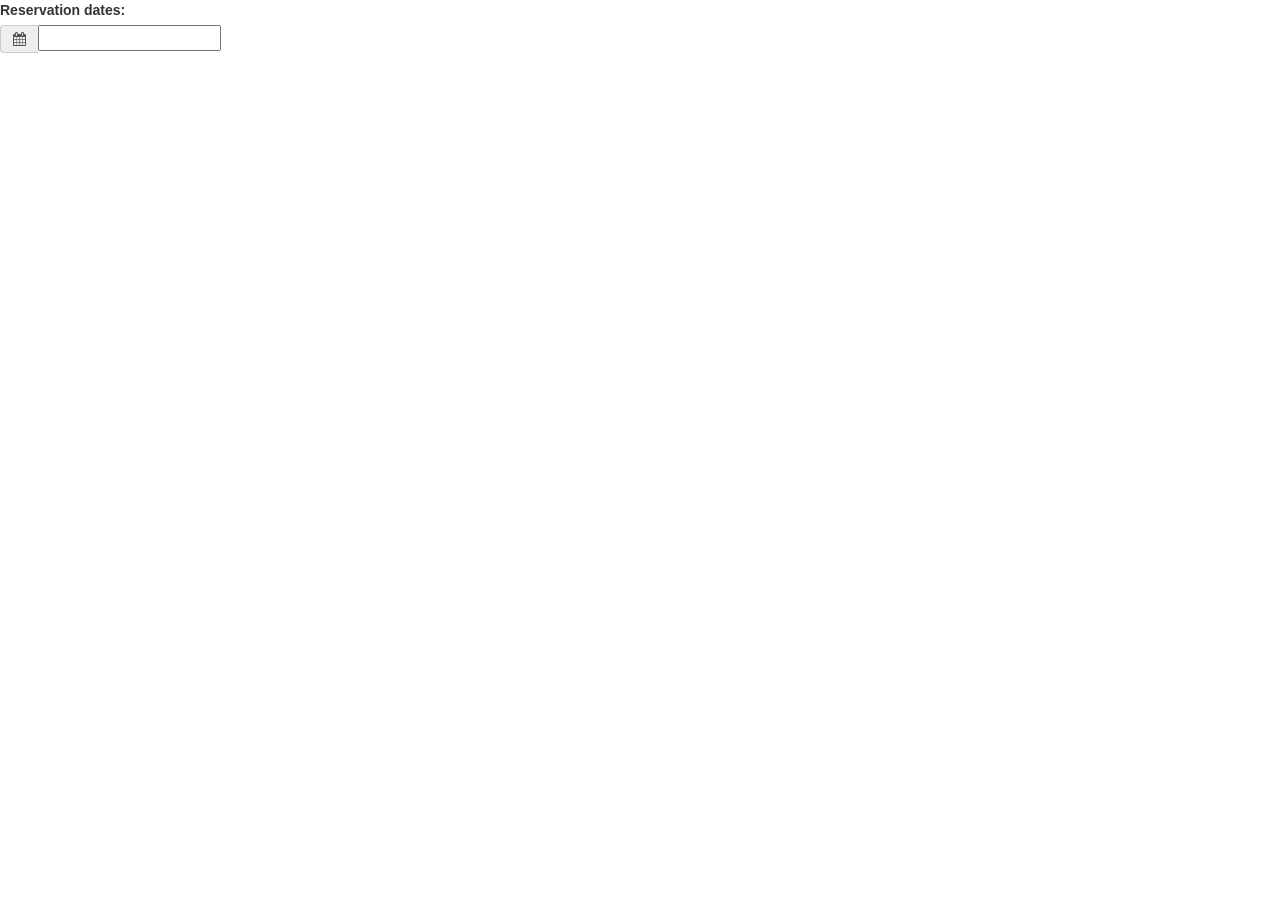
<file: Librerias/calendario/ejem.html>
<html>
    <head>    
<link href="../css/bootstrap.min.css" rel="stylesheet">
      <link href="../font-awesome/css/font-awesome.min.css" rel="stylesheet">
      <link rel="stylesheet" type="text/css" media="all" href="daterangepicker-bs3.css" />
      <script type="text/javascript" src="../js/jquery.min.js"></script> 
      <script type="text/javascript" src="../js/bootstrap.min.js"></script>
      <script type="text/javascript" src="moment.js"></script>
      <script type="text/javascript" src="daterangepicker.js"></script>
    </head>
    <body> 
<form>
  <div class="form-group">
    <label for="reservation">Reservation dates:</label>
    <div class="controls">
      <div class="input-group">
        <span class="input-group-addon"><i class="fa fa-calendar"></i></span><input type="text" name="reservation" id="reservation" />
      </div>
    </div>
  </div>
</form>
 
<script type="text/javascript">
$(document).ready(function() {
    $('#reservation').daterangepicker();
});
</script>
    </body>

</html>
</file>
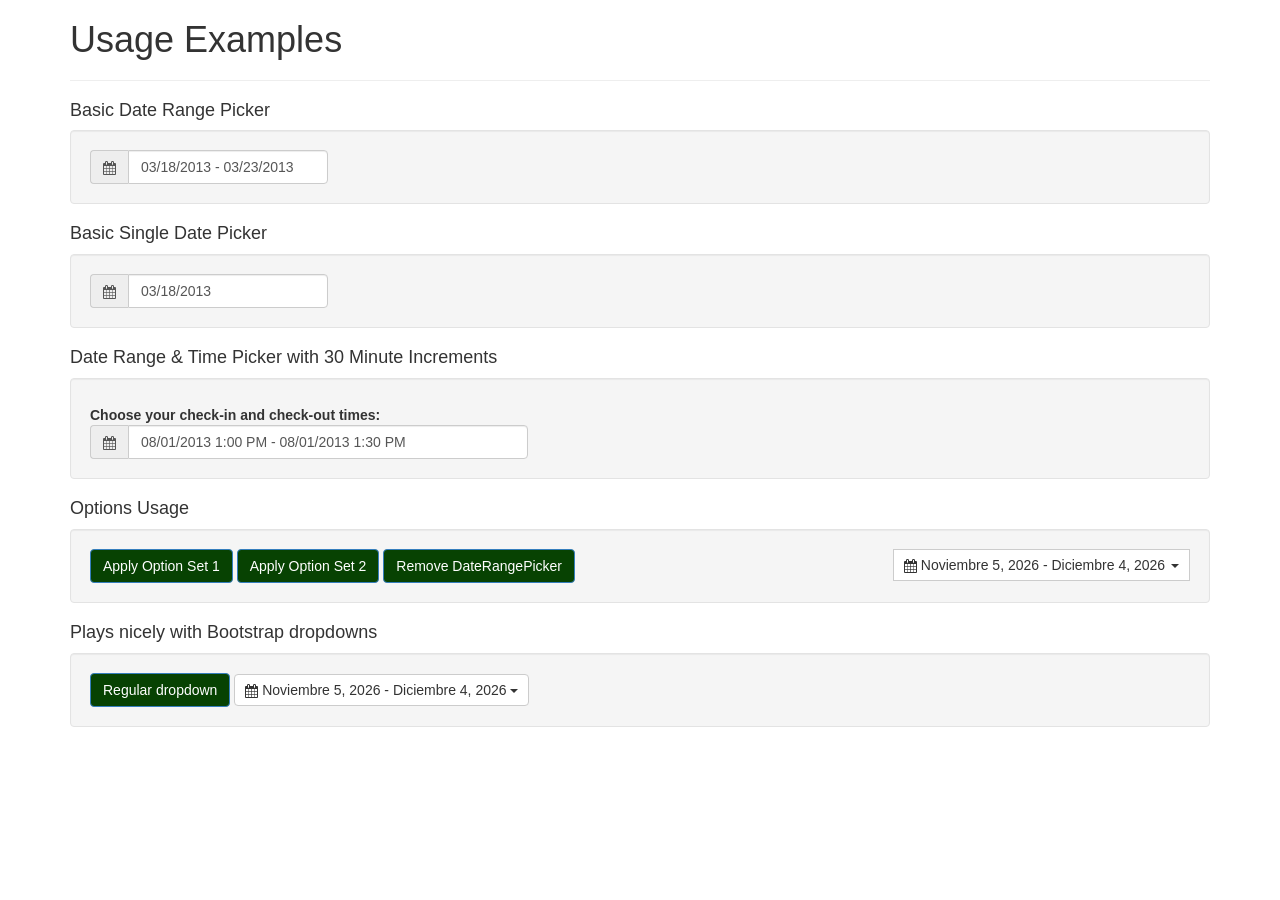
<file: Librerias/calendario/examples.html>
<!DOCTYPE html>
<html dir="ltr" lang="en-US">
   <head>
      <meta charset="UTF-8" />
      <title>A date range picker for Bootstrap</title>
      <link href="../css/bootstrap.min.css" rel="stylesheet">
      <link href="../font-awesome/css/font-awesome.min.css" rel="stylesheet">
      <link rel="stylesheet" type="text/css" media="all" href="daterangepicker-bs3.css" />
     <script type="text/javascript" src="../js/jquery.min.js"></script> 
      <script type="text/javascript" src="../js/bootstrap.min.js"></script>
      <script type="text/javascript" src="moment.js"></script>
      <script type="text/javascript" src="daterangepicker.js"></script>
   </head>
   <body>

      <div class="container">
         <div class="span12">

          <h1>Usage Examples</h1>

          <hr />

            <h4>Basic Date Range Picker</h4>
            <div class="well">

               <form class="form-horizontal">
                 <fieldset>
                  <div class="control-group">
                    <div class="controls">
                     <div class="input-prepend input-group">
                       <span class="add-on input-group-addon"><i class="glyphicon glyphicon-calendar fa fa-calendar"></i></span><input type="text" style="width: 200px" name="reservation" id="reservation" class="form-control" value="03/18/2013 - 03/23/2013" /> 
                     </div>
                    </div>
                  </div>
                 </fieldset>
               </form>

               <script type="text/javascript">
               $(document).ready(function() {
                  $('#reservation').daterangepicker(null, function(start, end, label) {
                    console.log(start.toISOString(), end.toISOString(),label);
                  });
               });
               </script>

            </div>


            <h4>Basic Single Date Picker</h4>
            <div class="well">

               <form class="form-horizontal">
                 <fieldset>
                  <div class="control-group">
                    <div class="controls">
                     <div class="input-prepend input-group">
                       <span class="add-on input-group-addon"><i class="glyphicon glyphicon-calendar fa fa-calendar"></i></span><input type="text" style="width: 200px" name="birthday" id="birthday" class="form-control" value="03/18/2013" /> 
                     </div>
                    </div>
                  </div>
                 </fieldset>
               </form>

               <script type="text/javascript">
               $(document).ready(function() {
                  $('#birthday').daterangepicker({ singleDatePicker: true }, function(start, end, label) {
                    console.log(start.toISOString(), end.toISOString(), label);
                  });
               });
               </script>

            </div>

            <h4>Date Range &amp; Time Picker with 30 Minute Increments</h4>
            <div class="well">

               <form class="form-horizontal">
                 <fieldset>
                  <div class="control-group">
                    <label class="control-label" for="reservationtime">Choose your check-in and check-out times:</label>
                    <div class="controls">
                     <div class="input-prepend input-group">
                       <span class="add-on input-group-addon"><i class="glyphicon glyphicon-calendar fa fa-calendar"></i></span>
                       <input type="text" style="width: 400px" name="reservation" id="reservationtime" class="form-control" value="08/01/2013 1:00 PM - 08/01/2013 1:30 PM"  class="span4"/>
                     </div>
                    </div>
                  </div>
                 </fieldset>
               </form>

               <script type="text/javascript">
               $(document).ready(function() {
                  $('#reservationtime').daterangepicker({
                    timePicker: true,
                    timePickerIncrement: 5,
                    format:  'MM/DD/YYYY h:mm A'
                  }, function(start, end, label) {
                    console.log(start.toISOString(), end.toISOString(), label);
                  });
               });
               </script>

            </div>            

            <h4>Options Usage</h4>

            <div class="well" style="overflow: auto">

              <button id="options1" class="btn btn-primary">Apply Option Set 1</button>

              <button id="options2" class="btn btn-primary">Apply Option Set 2</button>

              <button id="destroy" class="btn btn-primary">Remove DateRangePicker</button>

               <div id="reportrange" class="pull-right" style="background: #fff; cursor: pointer; padding: 5px 10px; border: 1px solid #ccc">
                  <i class="glyphicon glyphicon-calendar fa fa-calendar"></i>
                  <span></span> <b class="caret"></b>
               </div>

               <script type="text/javascript">
               $(document).ready(function() {

                  var cb = function(start, end, label) {
                    console.log(start.toISOString(), end.toISOString(), label);
                    $('#reportrange span').html(start.format('MMMM D, YYYY') + ' - ' + end.format('MMMM D, YYYY'));
                    //alert("Callback has fired: [" + start.format('MMMM D, YYYY') + " to " + end.format('MMMM D, YYYY') + ", label = " + label + "]");
                  }

                  var optionSet1 = {
                    startDate: moment().subtract('days', 29),
                    endDate: moment(),
                    minDate: '01/01/2014',
                    maxDate: '12/31/2014',
                    dateLimit: { days: 60 },
                    showDropdowns: true,
                    showWeekNumbers: true,
                    timePicker: false,
                    timePickerIncrement: 1,
                    timePicker12Hour: true,
                    ranges: {
                       'Today': [moment(), moment()],
                       'Yesterday': [moment().subtract('days', 1), moment().subtract('days', 1)],
                       'Last 7 Days': [moment().subtract('days', 6), moment()],
                       'Last 30 Days': [moment().subtract('days', 29), moment()],
                       'This Month': [moment().startOf('month'), moment().endOf('month')],
                       'Last Month': [moment().subtract('month', 1).startOf('month'), moment().subtract('month', 1).endOf('month')]
                    },
                    opens: 'left',
                    buttonClasses: ['btn btn-default'],
                    applyClass: 'btn-small btn-primary',
                    cancelClass: 'btn-small',
                    format: 'MM/DD/YYYY',
                    separator: ' to ',
                    locale: {
                        applyLabel: 'Submit',
                        cancelLabel: 'Clear',
                        fromLabel: 'From',
                        toLabel: 'To',
                        customRangeLabel: 'Custom',
                        daysOfWeek: ['Dom', 'Lun', 'Mar', 'Mie', 'Jue', 'Vie','Sab'],
                        monthNames: ['January', 'February', 'March', 'April', 'May', 'June', 'July', 'August', 'September', 'October', 'November', 'December'],
                        firstDay: 1
                    }
                  };

                  var optionSet2 = {
                    startDate: moment().subtract('days', 7),
                    endDate: moment(),
                    opens: 'left',
                    ranges: {
                       'Today': [moment(), moment()],
                       'Yesterday': [moment().subtract('days', 1), moment().subtract('days', 1)],
                       'Last 7 Days': [moment().subtract('days', 6), moment()],
                       'Last 30 Days': [moment().subtract('days', 29), moment()],
                       'This Month': [moment().startOf('month'), moment().endOf('month')],
                       'Last Month': [moment().subtract('month', 1).startOf('month'), moment().subtract('month', 1).endOf('month')]
                    }
                  };

                  $('#reportrange span').html(moment().subtract('days', 29).format('MMMM D, YYYY') + ' - ' + moment().format('MMMM D, YYYY'));

                  $('#reportrange').daterangepicker(optionSet1, cb);

                  $('#reportrange').on('show.daterangepicker', function() { console.log("show event fired"); });
                  $('#reportrange').on('hide.daterangepicker', function() { console.log("hide event fired"); });
                  $('#reportrange').on('apply.daterangepicker', function(ev, picker) { 
                    console.log("apply event fired, start/end dates are " 
                      + picker.startDate.format('MMMM D, YYYY') 
                      + " to " 
                      + picker.endDate.format('MMMM D, YYYY')
                    ); 
                  });
                  $('#reportrange').on('cancel.daterangepicker', function(ev, picker) { console.log("cancel event fired"); });

                  $('#options1').click(function() {
                    $('#reportrange').data('daterangepicker').setOptions(optionSet1, cb);
                  });

                  $('#options2').click(function() {
                    $('#reportrange').data('daterangepicker').setOptions(optionSet2, cb);
                  });

                  $('#destroy').click(function() {
                    $('#reportrange').data('daterangepicker').remove();
                  });

               });
               </script>

            </div>


            <h4>Plays nicely with Bootstrap dropdowns</h4>

            <div class="well">

               <div class="dropdown" style="display: inline-block;">
                 <a data-toggle="dropdown" class="btn btn-primary" href="#">Regular dropdown</a>
                 <ul class="dropdown-menu" role="menu" aria-labelledby="dLabel">
                   <li><a href="#">item</a></li>
                 </ul>
               </div>

               <div id="reportrange2" class="btn" style="display: inline-block; background: #fff; cursor: pointer; padding: 5px 10px; border: 1px solid #ccc">
                  <i class="glyphicon glyphicon-calendar fa fa-calendar"></i>
                  <span></span> <b class="caret"></b>
               </div>

               <script type="text/javascript">
               $(document).ready(function() {
                  $('#reportrange2 span').html(moment().subtract('days', 29).format('MMMM D, YYYY') + ' - ' + moment().format('MMMM D, YYYY'));
                  $('#reportrange2').daterangepicker();
               });
               </script>

            </div>


         </div>
      </div>

   </body>
</html>
</file>
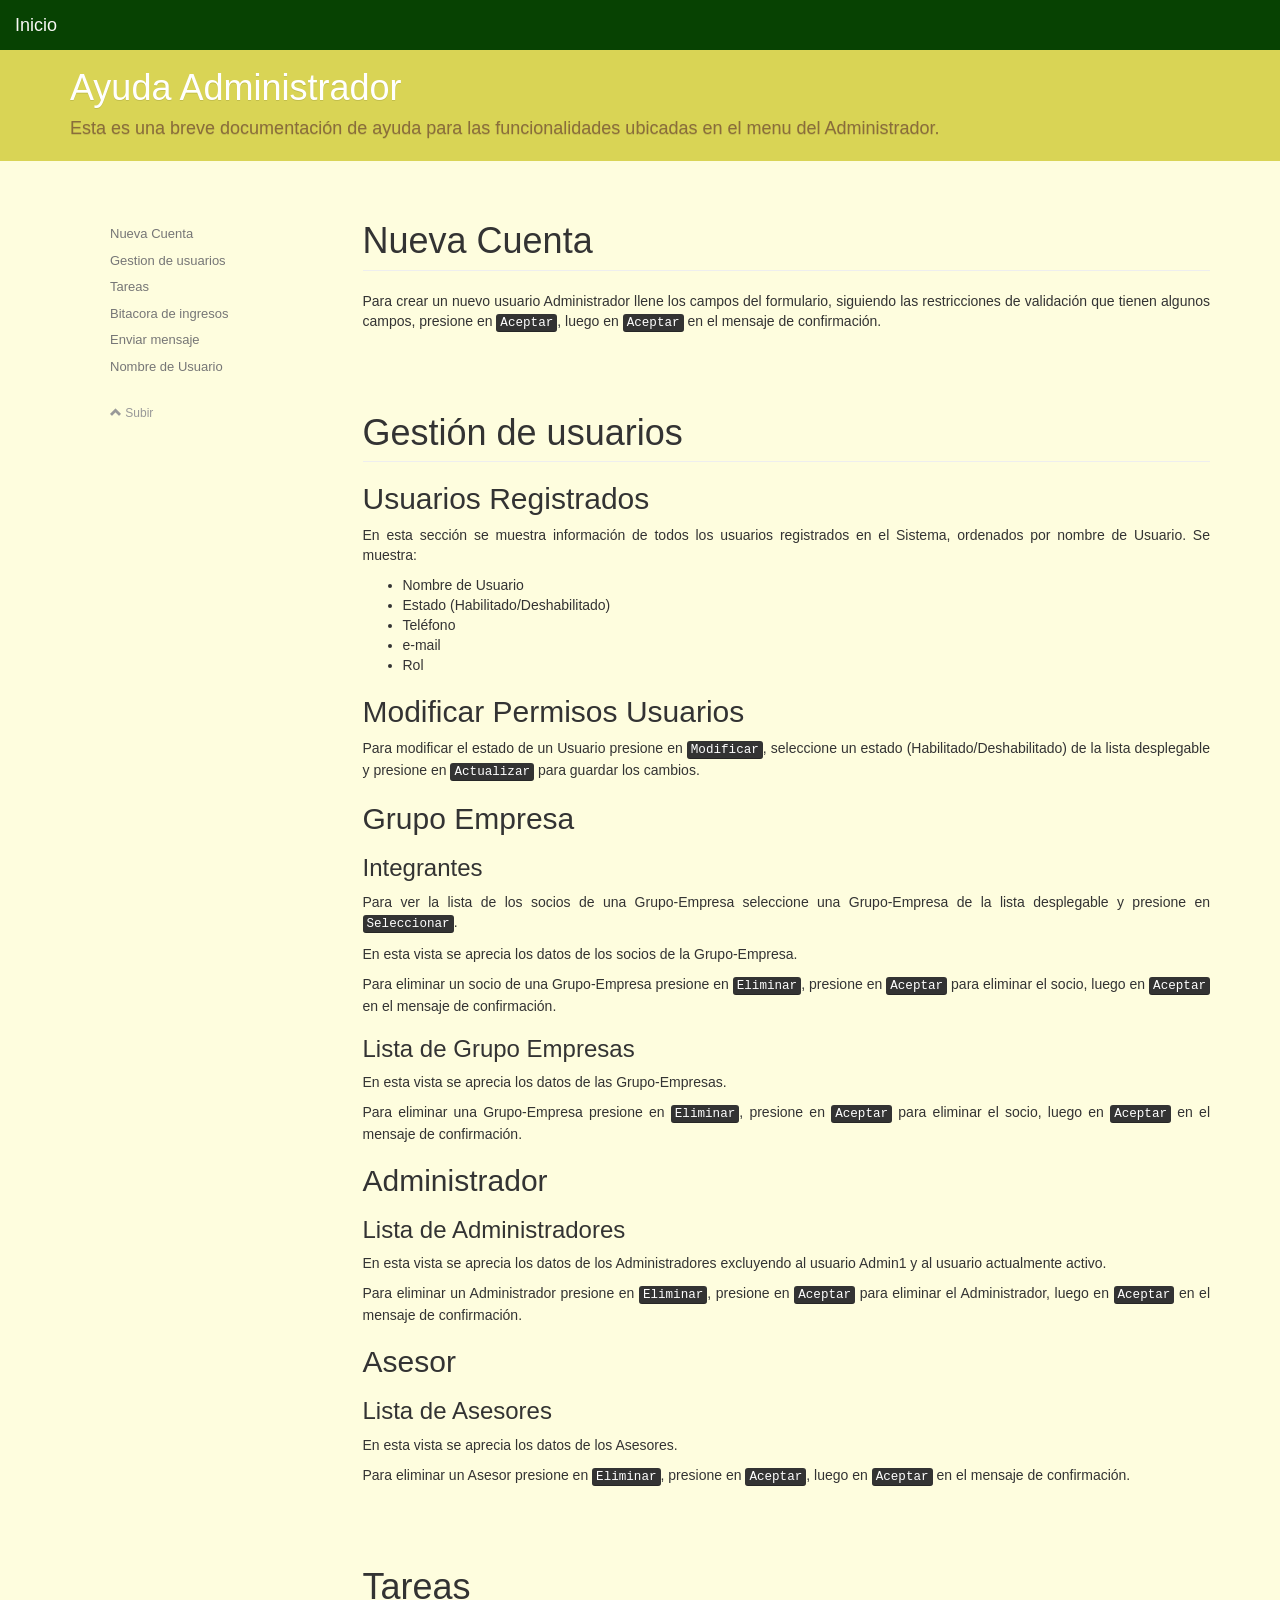
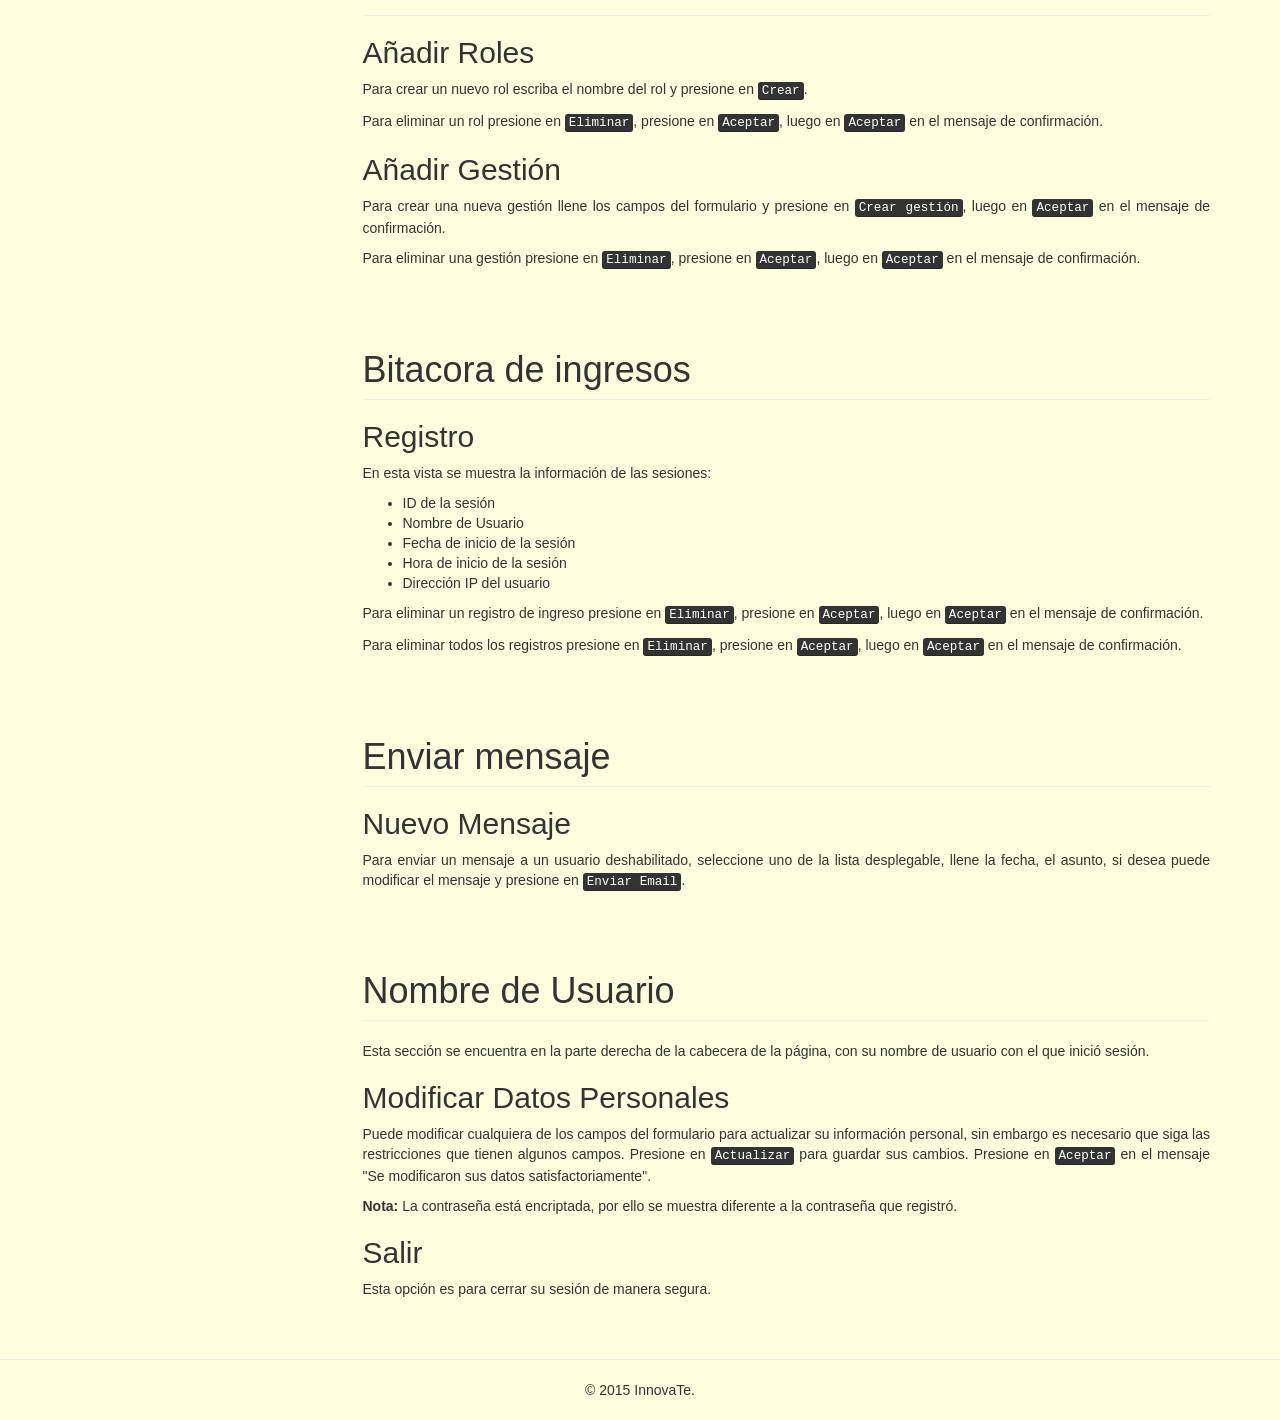
<file: Vista/ayuda/ayudaAdministrador.html>
<!DOCTYPE html>
<html lang="es">
    <head>
        <meta charset="utf-8">
        <meta http-equiv="X-UA-Compatible" content="IE=edge">
        <meta name="viewport" content="width=device-width, initial-scale=1">
        <!-- The above 3 meta tags *must* come first in the head; any other head content must come *after* these tags -->
        <title>Ayuda Administrador</title>

        <!-- Bootstrap -->
        <link href="../bootstrap/css/bootstrap.min.css" rel="stylesheet">
        <link href="../bootstrap/css/docs.min.css" rel="stylesheet">
        <link href="../css/ayuda.css" rel="stylesheet">

        <!-- HTML5 shim and Respond.js for IE8 support of HTML5 elements and media queries -->
        <!-- WARNING: Respond.js doesn't work if you view the page via file:// -->
        <!--[if lt IE 9]>
          <script src="https://oss.maxcdn.com/html5shiv/3.7.2/html5shiv.min.js"></script>
          <script src="https://oss.maxcdn.com/respond/1.4.2/respond.min.js"></script>
        <![endif]-->
    </head>
    <body data-spy="scroll" data-target="#navpill">
        <header class="navbar navbar-static-top bs-docs-nav menu-superior" id="top" role="banner">
            <div class="navbar-header">                
                <a class="navbar-brand" href="../principal.php">Inicio </a>
            </div>
        </header>
        <div class="bs-docs-header" id="content" tabindex="-1">
            <div class="container">
                <h1>Ayuda Administrador</h1>
                <p>Esta es una breve documentación de ayuda para las funcionalidades ubicadas en el menu del Administrador.</p>
            </div>
        </div>
        <div class="container bs-docs-container">    
            <div class="row">
                <div class="col-md-3" role="complementary">
                    <nav class="bs-docs-sidebar hidden-print hidden-xs hidden-sm affix-top">
                        <ul class="nav bs-docs-sidenav">
                            <li class="active"><a href="#nueva-cuenta">Nueva Cuenta</a></li>
                            <li><a href="#gestion-usuarios">Gestion de usuarios</a>
                                <ul class="nav">
                                    <li><a href="#usuarios-registrados">Usuarios Registrados</a></li>
                                    <li><a href="#modificar-permisos-usuarios">Seleccionar Representante Legal</a></li>
                                    <li><a href="#grupo-empresa">Grupo Empresa</a>
                                        <ul class="nav">
                                            <li><a href="#integrantes">Integrantes</a></li>
                                            <li><a href="#lista-grupo-empresas">Lista de Grupo Empresas</a></li>
                                        </ul>
                                    </li>
                                    <li><a href="#administrador">Administrador</a>
                                        <ul class="nav">
                                            <li><a href="#lista-administradores">Lista de Administradores</a></li>
                                        </ul>
                                    </li>
                                    <li><a href="#asesor">Asesor</a>
                                        <ul class="nav">
                                            <li><a href="#lista-asesores">Lista de Asesores</a></li>
                                        </ul>
                                    </li>
                                </ul>
                            </li>
                            <li><a href="#tareas-administrador">Tareas</a>
                                <ul class="nav">
                                    <li><a href="#añadir-roles">Añadir Roles</a></li>
                                    <li><a href="añadir-gestion">Añadir Gestión</a></li>
                                </ul>
                            </li>
                            <li><a href="#bitacora-ingresos">Bitacora de ingresos</a>
                                <ul class="nav">
                                    <li><a href="#registro">Registro</a></li>
                                </ul>
                            </li>
                            <li><a href="#enviar-mensaje">Enviar mensaje</a>
                                <ul class="nav">
                                    <li><a href="#nuevo-mensaje">Nuevo Mensaje</a></li>
                                </ul>
                            </li>
                            <li><a href="#nombre-usuario">Nombre de Usuario</a>
                                <ul class="nav">
                                    <li><a href="#modificar-datos-personales">Modificar Datos Personales</a></li>
                                    <li><a href="#salir">Salir</a></li>
                                </ul>
                            </li>
                        </ul>
                        <a class="back-to-top" href="#top">
                            <span class="glyphicon glyphicon-chevron-up" aria-hidden="true"></span> Subir
                        </a>
                    </nav>
                </div>
                <div class="col-md-9" role="main">
                    <div class="bs-docs-section">
                        <h1 id="nueva-cuenta" class="page-header">Nueva Cuenta</h1>
                        <p>Para crear un nuevo usuario Administrador llene los campos del formulario, siguiendo las restricciones de validación que tienen algunos campos, 
                            presione en <kbd>Aceptar</kbd>, luego en <kbd>Aceptar</kbd> en el mensaje de confirmación.</p>
                    </div>
                    <div class="bs-docs-section">
                        <h1 id="gestion-usuarios" class="page-header">Gestión de usuarios<a class="anchorjs-link" href="#gestion-usuarios"><span class="anchorjs-icon"></span></a></h1>
                        <h2 id="usuarios-registrados">Usuarios Registrados</h2>
                        <p>En esta sección se muestra información de todos los usuarios registrados en el Sistema, ordenados por nombre de Usuario. 
                            Se muestra:</p>
                        <ul>
                            <li>Nombre de Usuario</li>
                            <li>Estado (Habilitado/Deshabilitado)</li>
                            <li>Teléfono</li>
                            <li>e-mail</li>
                            <li>Rol</li>
                        </ul>
                        <h2 id="modificar-permisos-usuarios">Modificar Permisos Usuarios</h2>
                        <p>Para modificar el estado de un Usuario presione en <kbd>Modificar</kbd>, seleccione un estado (Habilitado/Deshabilitado) de la lista desplegable y 
                            presione en <kbd>Actualizar</kbd> para guardar los cambios.</p>
                        <h2 id="grupo-empresa">Grupo Empresa</h2>
                        <p></p>
                        <h3 id="integrantes">Integrantes</h3>
                        <p>Para ver la lista de los socios de una Grupo-Empresa seleccione una Grupo-Empresa de la lista desplegable y presione en <kbd>Seleccionar</kbd>.</p>
                        <p>En esta vista se aprecia los datos de los socios de la Grupo-Empresa.</p>
                        <p>Para eliminar un socio de una Grupo-Empresa presione en <kbd>Eliminar</kbd>, presione en <kbd>Aceptar</kbd> para eliminar el socio, luego en <kbd>Aceptar</kbd> en el mensaje de confirmación.</p>
                        <h3 id="lista-grupo-empresas">Lista de Grupo Empresas</h3>
                        <p>En esta vista se aprecia los datos de las Grupo-Empresas.</p>
                        <p>Para eliminar una Grupo-Empresa presione en <kbd>Eliminar</kbd>, presione en <kbd>Aceptar</kbd> para eliminar el socio, luego en <kbd>Aceptar</kbd> en el mensaje de confirmación.</p>
                        <h2 id="administrador">Administrador</h2>
                        <h3 id="lista-administradores">Lista de Administradores</h3>
                        <p>En esta vista se aprecia los datos de los Administradores excluyendo al usuario Admin1 y al usuario actualmente activo.</p>
                        <p>Para eliminar un Administrador presione en <kbd>Eliminar</kbd>, presione en <kbd>Aceptar</kbd> para eliminar el Administrador, luego en <kbd>Aceptar</kbd> en el mensaje de confirmación.</p>
                        <h2 id="asesor">Asesor</h2>
                        <h3 id="lista-asesores">Lista de Asesores</h3>
                        <p>En esta vista se aprecia los datos de los Asesores.</p>
                        <p>Para eliminar un Asesor presione en <kbd>Eliminar</kbd>, presione en <kbd>Aceptar</kbd>, luego en <kbd>Aceptar</kbd> en el mensaje de confirmación.</p>
                    </div>
                    <div class="bs-docs-section">
                        <h1 id="tareas-administrador" class="page-header">Tareas<a class="anchorjs-link" href="#tareas-administrador"><span class="anchorjs-icon"></span></a></h1>
                        <h2 id="añadir-roles">Añadir Roles</h2>
                        <p>Para crear un nuevo rol escriba el nombre del rol y presione en <kbd>Crear</kbd>.</p>
                        <p>Para eliminar un rol presione en <kbd>Eliminar</kbd>, presione en <kbd>Aceptar</kbd>, luego en <kbd>Aceptar</kbd> en el mensaje de confirmación.</p>
                        <h2 id="añadir-gestion">Añadir Gestión</h2>
                        <p>Para crear una nueva gestión llene los campos del formulario y presione en <kbd>Crear gestión</kbd>, luego en <kbd>Aceptar</kbd> en el mensaje de confirmación.</p>
                        <p>Para eliminar una gestión presione en <kbd>Eliminar</kbd>, presione en <kbd>Aceptar</kbd>, luego en <kbd>Aceptar</kbd> en el mensaje de confirmación.</p>
                    </div>
                    <div class="bs-docs-section">
                        <h1 id="bitacora-ingresos" class="page-header">Bitacora de ingresos<a class="anchorjs-link" href="#bitacora-ingresos"><span class="anchorjs-icon"></span></a></h1>
                        <h2 id="registro">Registro</h2>
                        <p>En esta vista se muestra la información de las sesiones:</p>
                        <ul>
                            <li>ID de la sesión</li>
                            <li>Nombre de Usuario</li>
                            <li>Fecha de inicio de la sesión</li>
                            <li>Hora de inicio de la sesión</li>
                            <li>Dirección IP del usuario</li>
                        </ul>
                        <p>Para eliminar un registro de ingreso presione en <kbd>Eliminar</kbd>, presione en <kbd>Aceptar</kbd>, luego en <kbd>Aceptar</kbd> en el mensaje de confirmación.</p>
                        <p>Para eliminar todos los registros presione en <kbd>Eliminar</kbd>, presione en <kbd>Aceptar</kbd>, luego en <kbd>Aceptar</kbd> en el mensaje de confirmación.</p>
                    </div>
                    <div class="bs-docs-section">
                        <h1 id="enviar-mensaje" class="page-header">Enviar mensaje<a class="anchorjs-link" href="#enviar-mensajes"><span class="anchorjs-icon"></span></a></h1>
                        <h2 id="nuevo-mensaje">Nuevo Mensaje</h2>
                        <p>Para enviar un mensaje a un usuario deshabilitado, seleccione uno de la lista desplegable, llene la fecha, el asunto, si desea puede modificar el mensaje y presione en <kbd>Enviar Email</kbd>. </p>
                    </div>
                    <div class="bs-docs-section">
                        <h1 id="nombre-usuario" class="page-header">Nombre de Usuario<a class="anchorjs-link" href="#nombre-usuario"><span class="anchorjs-icon"></span></a></h1>
                        <p>Esta sección se encuentra en la parte derecha de la cabecera de la página, con su nombre de usuario con el que inició sesión.</p>
                        <h2 id="modificar-datos-personales">Modificar Datos Personales</h2>
                        <p>Puede modificar cualquiera de los campos del formulario para actualizar su información personal, sin embargo es necesario que siga las restricciones que tienen algunos campos. Presione en <kbd>Actualizar</kbd> para guardar sus cambios. 
                            Presione en <kbd>Aceptar</kbd> en el mensaje "Se modificaron sus datos satisfactoriamente".</p>
                        <p><strong>Nota:</strong> La contraseña está encriptada, por ello se muestra diferente a la contraseña que registró.</p>
                        <h2 id="salir">Salir</h2>
                        <p>Esta opción es para cerrar su sesión de manera segura.</p>
                    </div>
                </div>
            </div>
        </div>
        <hr>
        <footer>© 2015 InnovaTe.</footer>
        <!-- jQuery (necessary for Bootstrap's JavaScript plugins) -->
        <script src="../bootstrap/js/jquery.min.js"></script>
        <!-- Include all compiled plugins (below), or include individual files as needed -->
        <script src="../bootstrap/js/bootstrap.min.js"></script>
        <script src="../bootstrap/js/docs.min.js"></script>
    </body>
</html>
</file>
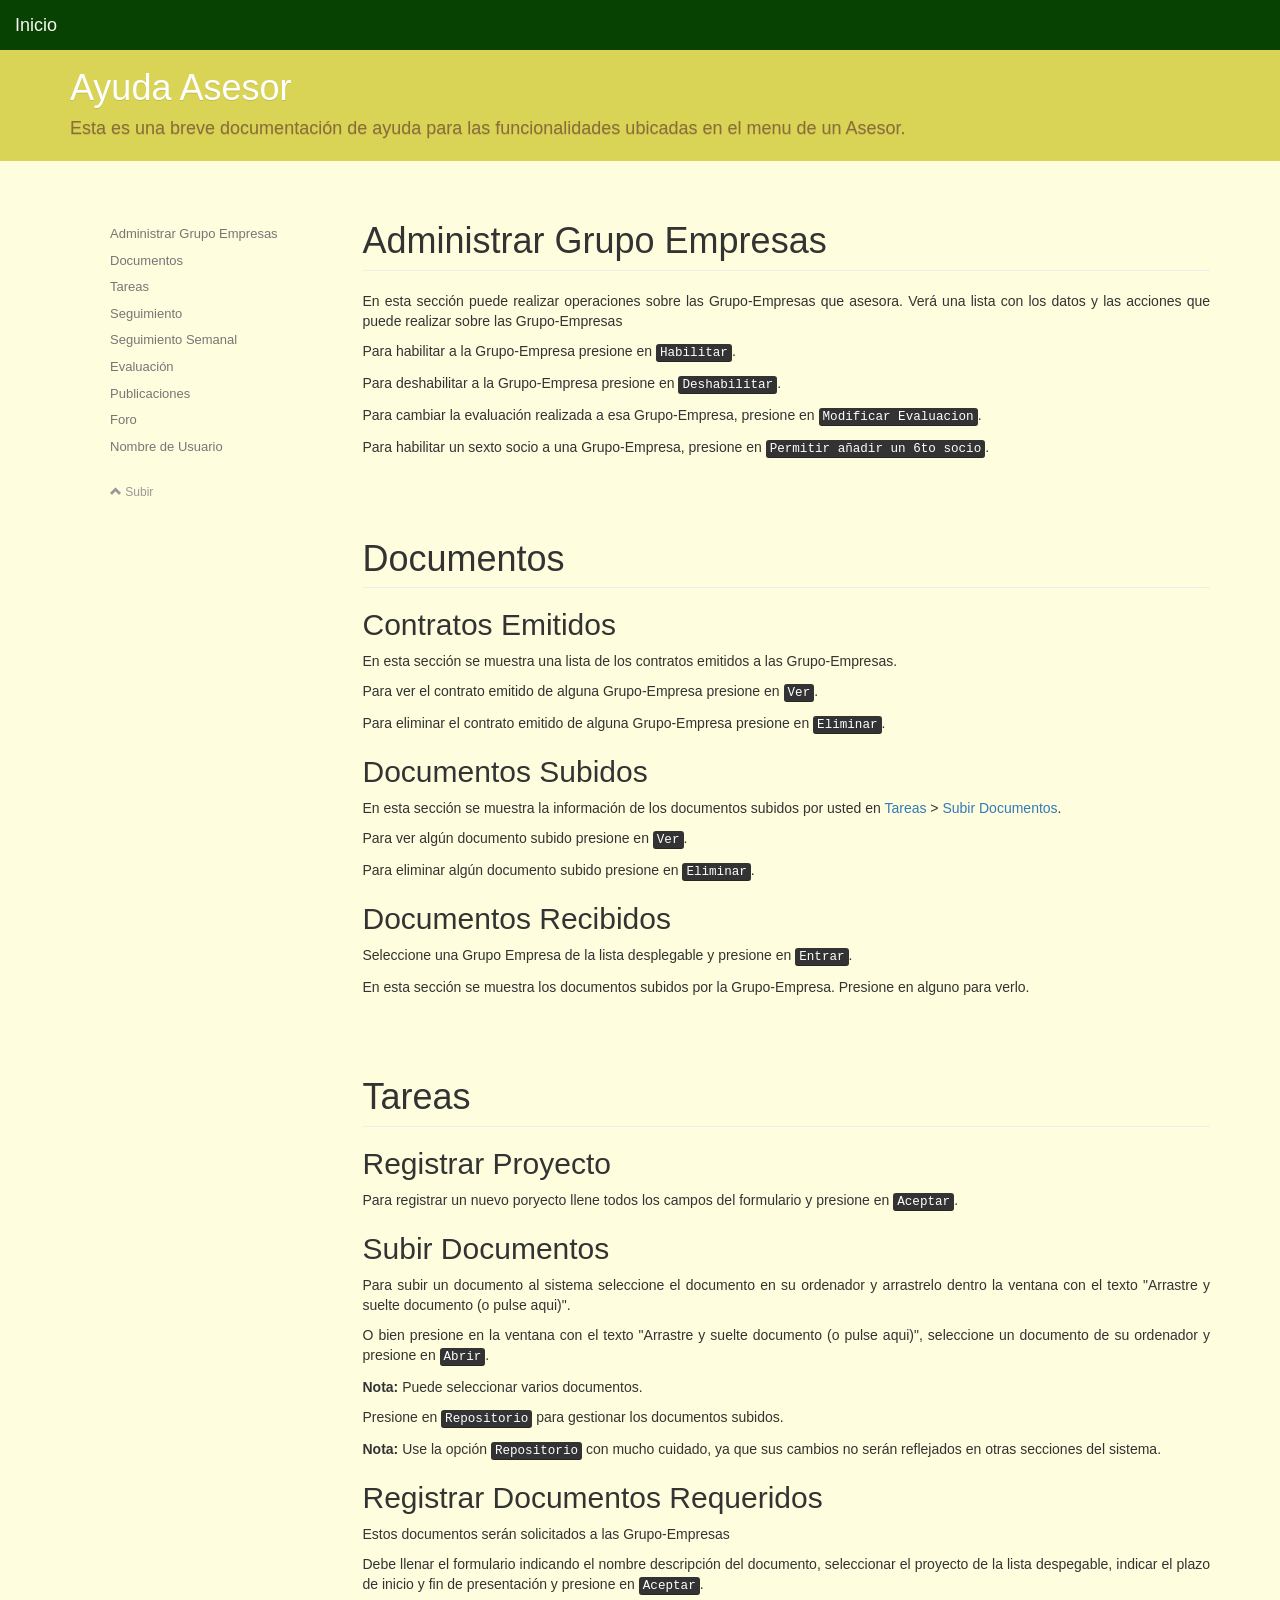
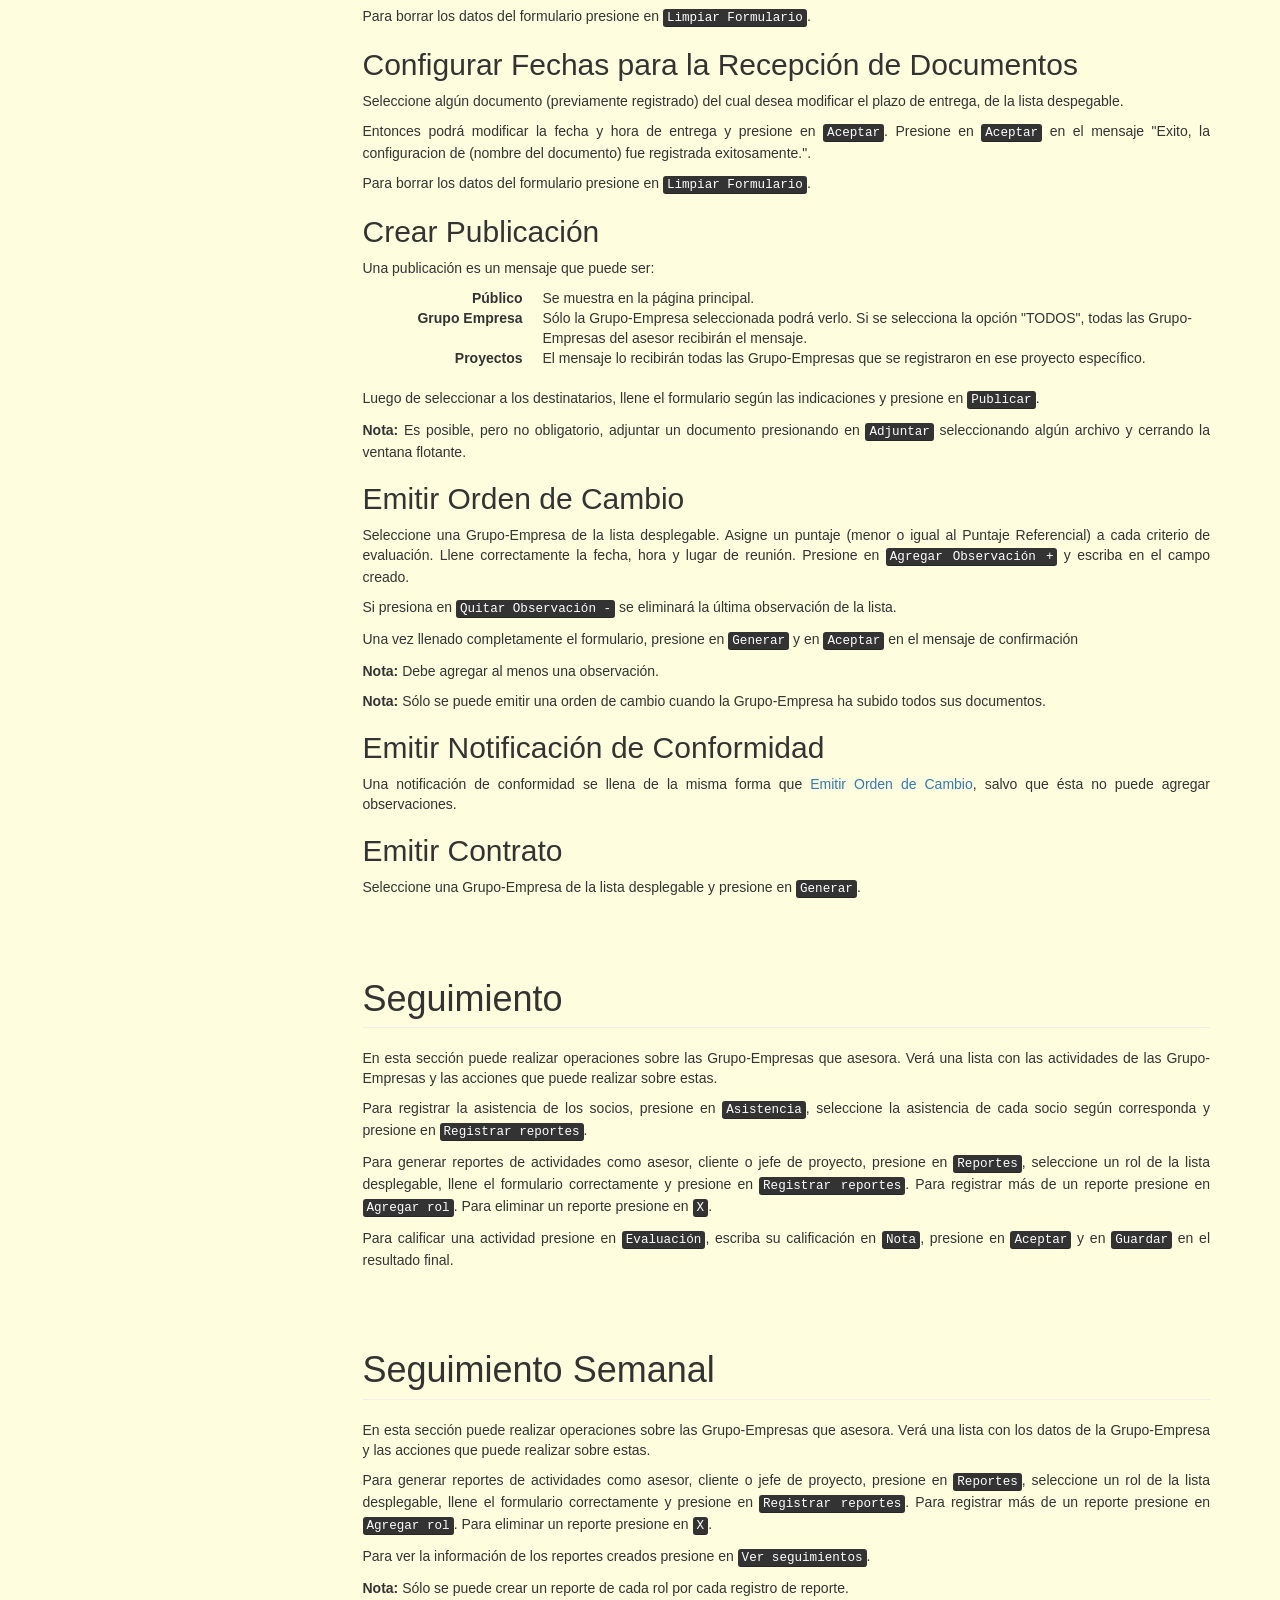
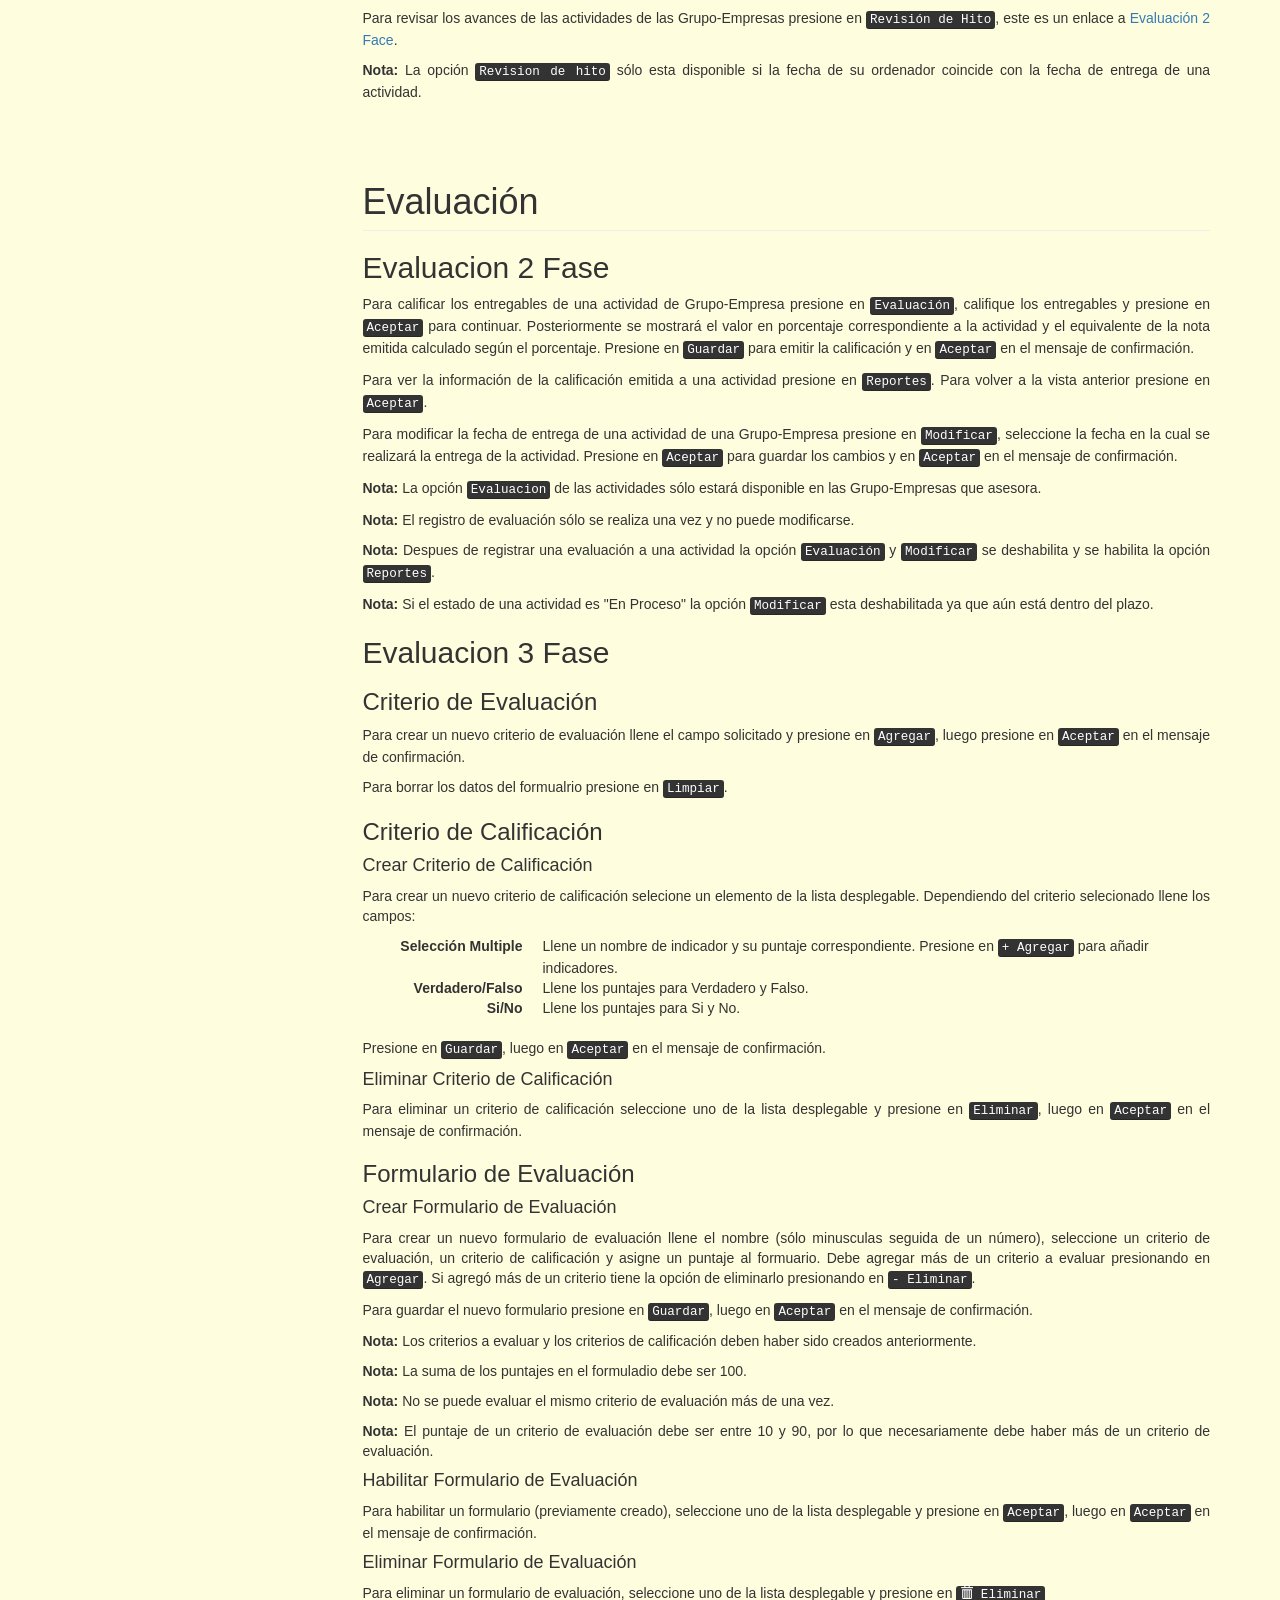
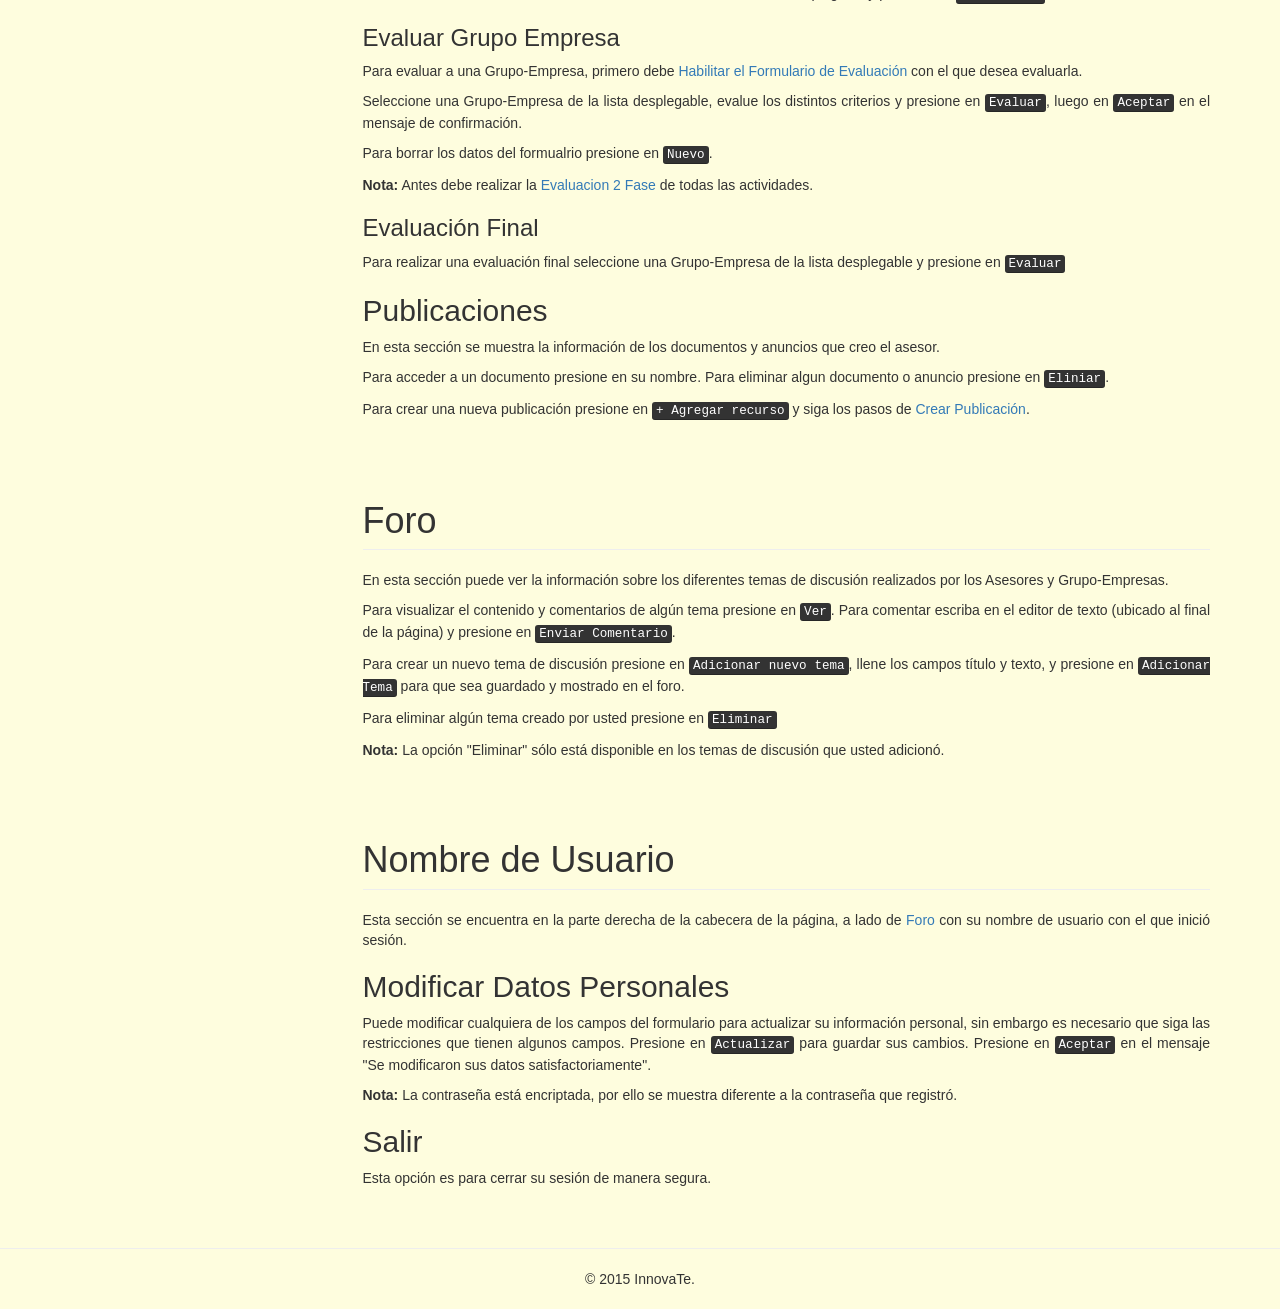
<file: Vista/ayuda/ayudaAsesor.html>
<!DOCTYPE html>
<html lang="es">
    <head>
        <meta charset="utf-8">
        <meta http-equiv="X-UA-Compatible" content="IE=edge">
        <meta name="viewport" content="width=device-width, initial-scale=1">
        <!-- The above 3 meta tags *must* come first in the head; any other head content must come *after* these tags -->
        <title>Ayuda Socio</title>

        <!-- Bootstrap -->
        <link href="../bootstrap/css/bootstrap.min.css" rel="stylesheet">
        <link href="../bootstrap/css/docs.min.css" rel="stylesheet">
        <link href="../css/ayuda.css" rel="stylesheet">

        <!-- HTML5 shim and Respond.js for IE8 support of HTML5 elements and media queries -->
        <!-- WARNING: Respond.js doesn't work if you view the page via file:// -->
        <!--[if lt IE 9]>
          <script src="https://oss.maxcdn.com/html5shiv/3.7.2/html5shiv.min.js"></script>
          <script src="https://oss.maxcdn.com/respond/1.4.2/respond.min.js"></script>
        <![endif]-->
    </head>
    <body data-spy="scroll" data-target="#navpill">
        <header class="navbar navbar-static-top bs-docs-nav menu-superior" id="top" role="banner">
            <div class="navbar-header">                
                <a class="navbar-brand" href="../inicio_asesor.php">Inicio </a>
            </div>
        </header>
        <div class="bs-docs-header" id="content" tabindex="-1">
            <div class="container">
                <h1>Ayuda Asesor</h1>
                <p>Esta es una breve documentación de ayuda para las funcionalidades ubicadas en el menu de un Asesor.</p>
            </div>
        </div>
        <div class="container bs-docs-container">    
            <div class="row">
                <div class="col-md-3" role="complementary">
                    <nav class="bs-docs-sidebar hidden-print hidden-xs hidden-sm affix-top">
                        <ul class="nav bs-docs-sidenav">
                            <li class="active"><a href="#administrar-grupo-empresas">Administrar Grupo Empresas</a></li>
                            <li><a href="#documentos-asesor">Documentos</a>
                                <ul class="nav">
                                    <li><a href="#contratos-emitidos">Contratos Emitidos</a></li>
                                    <li><a href="#documentos-subidos">Documentos Subidos</a></li>
                                    <li><a href="#documentos-recibidos">Documentos Recibidos</a></li>
                                </ul>
                            </li>
                            <li><a href="#tareas">Tareas</a>
                                <ul class="nav">
                                    <li><a href="#registrar-proyecto">Registrar Proyecto</a></li>
                                    <li><a href="#subir-documentos">Subir Documentos</a></li>
                                    <li><a href="#registrar-documentos-requeridos">Registrar Documentos Requeridos</a></li>
                                    <li><a href="#configurar-fechas-recepcion-documentos">Configurar Fechas para la Recepción de Documentos</a></li>
                                    <li><a href="#crear-publicacion">Crear Publicación</a></li>
                                    <li><a href="#emitir-orden-cambio">Emitir Orden de Cambio</a></li>
                                    <li><a href="#emitir-notificacion-conformidad">Emitir Notificación de Conformidad</a></li>
                                    <li><a href="#emitir-contrato">Emitir Contrato</a></li>
                                </ul>
                            </li>
                            <li><a href="#seguimiento">Seguimiento</a></li>
                            <li><a href="#seguimiento-semanal">Seguimiento Semanal</a></li>
                            <li><a href="#evaluacion">Evaluación</a>
                                <ul class="nav">
                                    <li><a href="#evaluacion-2-fase">Evaluación 2 Fase</a></li>
                                    <li><a href="#evaluacion-3-fase">Evaluación 3 Fase</a>
                                        <ul class="nav">
                                            <li><a href="#criterio-evaluacion">Criterio de Evaluación</a></li>
                                            <li><a href="#criterio-calificacion">Criterio de Calificación</a>
                                                <ul class="nav">
                                                    <li><a href="#crear-criterio-calificacion">Crear Criterio de Calificación</a></li>
                                                    <li><a href="#eliminar-criterio-calificacion">Eliminar Criterio de Calificación</a></li>
                                                </ul>
                                            </li>
                                            <li><a href="#formulario-evaluacion">Formulario de Evaluación</a>
                                                <ul class="nav">
                                                    <li><a href="#crear-formulario-evaluacion">Crear Formulario de Evaluación</a></li>
                                                    <li><a href="#habilitar-formulario-evaluacion">Habilitar Formulario de Evaluación</a></li>
                                                    <li><a href="#eliminar-formulario-evaluacion">Eliminar Formulario de Evaluación</a></li>
                                                </ul>
                                            </li>
                                            <li><a href="#evaluar-grupo-empresa">Evaluar Grupo Empresa</a></li>
                                        </ul>
                                    </li>
                                    <li><a href="#evaluacion-final">Evaluación Final</a></li>
                                </ul>
                            </li>
                            <li><a href="#publicaciones">Publicaciones</a></li>
                            <li><a href="#foro">Foro</a></li>
                            <li><a href="#nombre-usuario">Nombre de Usuario</a>
                                <ul class="nav">
                                    <li><a href="#modificar-datos-personales">Modificar Datos Personales</a></li>
                                    <li><a href="#salir">Salir</a></li>
                                </ul>
                            </li>
                        </ul>
                        <a class="back-to-top" href="#top">
                            <span class="glyphicon glyphicon-chevron-up" aria-hidden="true"></span> Subir
                        </a>
                    </nav>
                </div>
                <div class="col-md-9" role="main">
                    <div class="bs-docs-section">
                        <h1 id="administrar-grupo-empresas" class="page-header">Administrar Grupo Empresas</h1>
                        <p>En esta sección puede realizar operaciones sobre las Grupo-Empresas que asesora. 
                            Verá una lista con los datos y las acciones que puede realizar sobre las Grupo-Empresas</p>
                        <p>Para habilitar a la Grupo-Empresa presione en <kbd>Habilitar</kbd>.</p>
                        <p>Para deshabilitar a la Grupo-Empresa presione en <kbd>Deshabilitar</kbd>.</p>
                        <p>Para cambiar la evaluación realizada a esa Grupo-Empresa, presione en <kbd>Modificar Evaluacion</kbd>. </p>
                        <p>Para habilitar un sexto socio a una Grupo-Empresa, presione en <kbd>Permitir añadir un 6to socio</kbd>.</p>
                    </div>
                    <div class="bs-docs-section">
                        <h1 id="documentos-asesor" class="page-header">Documentos</h1>
                        <h2 id="contratos-emitidos">Contratos Emitidos</h2>
                        <p>En esta sección se muestra una lista de los contratos emitidos a las Grupo-Empresas.</p>
                        <p>Para ver el contrato emitido de alguna Grupo-Empresa presione en <kbd>Ver</kbd>.</p>
                        <p>Para eliminar el contrato emitido de alguna Grupo-Empresa presione en <kbd>Eliminar</kbd>.</p>
                        <h2 id="documentos-subidos">Documentos Subidos</h2>
                        <p>En esta sección se muestra la información de los documentos subidos por usted en <a href="#tareas">Tareas</a> > <a href="#subir-documentos">Subir Documentos</a>.</p>
                        <p>Para ver algún documento subido presione en <kbd>Ver</kbd>.</p>
                        <p>Para eliminar algún documento subido presione en <kbd>Eliminar</kbd>.</p>
                        <h2 id="documentos-recibidos">Documentos Recibidos</h2>
                        <p>Seleccione una Grupo Empresa de la lista desplegable y presione en <kbd>Entrar</kbd>.</p>
                        <p>En esta sección se muestra los documentos subidos por la Grupo-Empresa. Presione en alguno para verlo.</p>
                    </div>
                    <div class="bs-docs-section">
                        <h1 id="tareas" class="page-header">Tareas<a class="anchorjs-link" href="#tareas"><span class="anchorjs-icon"></span></a></h1>
                        <h2 id="registrar-proyecto">Registrar Proyecto</h2>
                        <p>Para registrar un nuevo poryecto llene todos los campos del formulario y presione en <kbd>Aceptar</kbd>.</p>
                        <h2 id="subir-documentos">Subir Documentos</h2>                        
                        <p>Para subir un documento al sistema seleccione el documento en su ordenador y arrastrelo dentro la ventana con el texto "Arrastre y suelte documento (o pulse aqui)".</p>
                        <p>O bien presione en la ventana con el texto "Arrastre y suelte documento (o pulse aqui)", seleccione un documento de su ordenador y presione en <kbd>Abrir</kbd>.</p>
                        <p><strong>Nota:</strong> Puede seleccionar varios documentos.</p>                        
                        <p>Presione en <kbd>Repositorio</kbd> para gestionar los documentos subidos.</p>
                        <p><strong>Nota:</strong> Use la opción <kbd>Repositorio</kbd> con mucho cuidado, ya que sus cambios no serán reflejados en otras secciones del sistema.</p>
                        <h2 id="registrar-documentos-requeridos">Registrar Documentos Requeridos</h2>
                        <p>Estos documentos serán solicitados a las Grupo-Empresas</p>                        
                        <p>Debe llenar el formulario indicando el nombre descripción del documento, seleccionar el proyecto de la 
                            lista despegable, indicar el plazo de inicio y fin de presentación y presione en <kbd>Aceptar</kbd>.</p>
                        <p>Para borrar los datos del formulario presione en <kbd>Limpiar Formulario</kbd>.</p>
                        <h2 id="configurar-fechas-recepcion-documentos">Configurar Fechas para la Recepción de Documentos</h2>
                        <p>Seleccione algún documento (previamente registrado) del cual desea modificar el plazo de entrega, de la lista despegable.</p>
                        <p>Entonces podrá modificar la fecha y hora de entrega y presione en <kbd>Aceptar</kbd>. Presione en 
                            <kbd>Aceptar</kbd> en el mensaje "Exito, la configuracion de (nombre del documento) fue registrada exitosamente.".</p>
                        <p>Para borrar los datos del formulario presione en <kbd>Limpiar Formulario</kbd>.</p>
                        <h2 id="crear-publicacion">Crear Publicación</h2>
                        <p>Una publicación es un mensaje que puede ser:</p>
                        <dl class="dl-horizontal">
                            <dt>Público</dt>
                            <dd>Se muestra en la página principal.</dd>
                            <dt>Grupo Empresa</dt>
                            <dd>Sólo la Grupo-Empresa seleccionada podrá verlo. 
                            Si se selecciona la opción "TODOS", todas las Grupo-Empresas del asesor recibirán el mensaje.</dd>
                            <dt>Proyectos</dt>
                            <dd>El mensaje lo recibirán todas las Grupo-Empresas que se registraron en ese proyecto específico.</dd>
                        </dl>
                        <p>Luego de seleccionar a los destinatarios, llene el formulario según las indicaciones y presione en <kbd>Publicar</kbd>.</p>
                        <p><strong>Nota:</strong> Es posible, pero no obligatorio, adjuntar un documento presionando en <kbd>Adjuntar</kbd> seleccionando algún archivo y cerrando la ventana flotante.</p>
                        <h2 id="emitir-orden-cambio">Emitir Orden de Cambio</h2>
                        <p>Seleccione una Grupo-Empresa de la lista desplegable. 
                            Asigne un puntaje (menor o igual al Puntaje Referencial) a cada criterio de evaluación. 
                            Llene correctamente la fecha, hora y lugar de reunión. 
                            Presione en <kbd>Agregar Observación +</kbd> y escriba en el campo creado.</p>
                        <p>Si presiona en <kbd>Quitar Observación -</kbd> se eliminará la última observación de la lista.</p>
                        <p>Una vez llenado completamente el formulario, presione en <kbd>Generar</kbd> y en <kbd>Aceptar</kbd> en el mensaje de confirmación</p>
                        <p><strong>Nota:</strong> Debe agregar al menos una observación.</p>
                        <p><strong>Nota:</strong> Sólo se puede emitir una orden de cambio cuando la Grupo-Empresa ha subido todos sus documentos.</p>
                        <h2 id="emitir-notificacion-conformidad">Emitir Notificación de Conformidad</h2>
                        <p>Una notificación de conformidad se llena de la misma forma que <a href="#emitir-orden-cambio">Emitir Orden de Cambio</a>, 
                            salvo que ésta no puede agregar observaciones.</p>                        
                        <h2 id="emitir-contrato">Emitir Contrato</h2>
                        <p>Seleccione una Grupo-Empresa de la lista desplegable y presione en <kbd>Generar</kbd>.</p>
                    </div>
                    <div class="bs-docs-section">
                        <h1 id="seguimiento" class="page-header">Seguimiento<a class="anchorjs-link" href="#seguimiento"><span class="anchorjs-icon"></span></a></h1>
                        <p>En esta sección puede realizar operaciones sobre las Grupo-Empresas que asesora. Verá una lista
                            con las actividades de las Grupo-Empresas y las acciones que puede realizar sobre estas.</p>
                        <p>Para registrar la asistencia de los socios, presione en <kbd>Asistencia</kbd>, seleccione la asistencia de cada socio según corresponda y
                            presione en <kbd>Registrar reportes</kbd>.</p>
                        <p>Para generar reportes de actividades como asesor, cliente o jefe de proyecto, presione en <kbd>Reportes</kbd>, seleccione un rol de la lista desplegable, llene el formulario correctamente y
                            presione en <kbd>Registrar reportes</kbd>. Para registrar más de un reporte presione en <kbd>Agregar rol</kbd>. Para eliminar un reporte presione en <kbd>X</kbd>.</p>
                        <p>Para calificar una actividad presione en <kbd>Evaluación</kbd>, escriba su calificación en <kbd>Nota</kbd>, presione en <kbd>Aceptar</kbd> y en <kbd>Guardar</kbd> en el resultado final.</p>
                    </div>
                    <div class="bs-docs-section">
                        <h1 id="seguimiento-semanal" class="page-header">Seguimiento Semanal<a class="anchorjs-link" href="#seguimiento-semanal"><span class="anchorjs-icon"></span></a></h1>
                        <p>En esta sección puede realizar operaciones sobre las Grupo-Empresas que asesora. Verá una lista
                            con los datos de la Grupo-Empresa y las acciones que puede realizar sobre estas.</p>
                        <p>Para generar reportes de actividades como asesor, cliente o jefe de proyecto, presione en <kbd>Reportes</kbd>, seleccione un rol de la lista desplegable, llene el formulario correctamente y
                            presione en <kbd>Registrar reportes</kbd>. Para registrar más de un reporte presione en <kbd>Agregar rol</kbd>. Para eliminar un reporte presione en <kbd>X</kbd>.</p>
                        <p>Para ver la información de los reportes creados presione en <kbd>Ver seguimientos</kbd>.</p>
                        <p><strong>Nota:</strong> Sólo se puede crear un reporte de cada rol por cada registro de reporte.</p>
                        <p>Para revisar los avances de las actividades de las Grupo-Empresas presione en <kbd>Revisión de Hito</kbd>, este es un enlace a <a href="#evaluacion-2-fase">Evaluación 2 Face</a>. </p>
                        <p><strong>Nota:</strong> La opción <kbd>Revision de hito</kbd> sólo esta disponible si la fecha de su ordenador coincide con la fecha de entrega de una actividad.</p>                        
                    </div>
                    <div class="bs-docs-section">
                        <h1 id="evaluacion" class="page-header">Evaluación<a class="anchorjs-link" href="#evaluacion"><span class="anchorjs-icon"></span></a></h1>
                        <h2 id="evaluacion-2-fase">Evaluacion 2 Fase</h2>
                        <p>Para calificar los entregables de una actividad de Grupo-Empresa presione en <kbd>Evaluación</kbd>, califique los entregables y presione en <kbd>Aceptar</kbd> para continuar. 
                            Posteriormente se mostrará el valor en porcentaje correspondiente a la actividad y el equivalente de la nota emitida calculado según el porcentaje. 
                            Presione en <kbd>Guardar</kbd> para emitir la calificación y en <kbd>Aceptar</kbd> en el mensaje de confirmación.</p>
                        <p>Para ver la información de la calificación emitida a una actividad presione en <kbd>Reportes</kbd>. 
                            Para volver a la vista anterior presione en <kbd>Aceptar</kbd>.</p>
                        <p>Para modificar la fecha de entrega de una actividad de una Grupo-Empresa presione en <kbd>Modificar</kbd>,
                            seleccione la fecha en la cual se realizará la entrega de la actividad. Presione en <kbd>Aceptar</kbd> para guardar los cambios y en <kbd>Aceptar</kbd>
                            en el mensaje de confirmación.</p>                        
                        <p><strong>Nota:</strong> La opción <kbd>Evaluacion</kbd> de las actividades sólo estará disponible en las Grupo-Empresas que asesora.</p>
                        <p><strong>Nota:</strong> El registro de evaluación sólo se realiza una vez y no puede modificarse.</p>
                        <p><strong>Nota:</strong> Despues de registrar una evaluación a una actividad la opción <kbd>Evaluación</kbd> y <kbd>Modificar</kbd> se deshabilita y se habilita la opción <kbd>Reportes</kbd>.</p>
                        <p><strong>Nota:</strong> Si el estado de una actividad es "En Proceso" la opción <kbd>Modificar</kbd> esta deshabilitada ya que aún está dentro del plazo.</p>
                        <h2 id="evaluacion-3-fase">Evaluacion 3 Fase</h2>
                        <h3 id="criterio-evaluacion">Criterio de Evaluación</h3>
                        <p>Para crear un nuevo criterio de evaluación llene el campo solicitado y presione en <kbd>Agregar</kbd>, luego presione en <kbd>Aceptar</kbd> en el mensaje de confirmación.</p>
                        <p>Para borrar los datos del formualrio presione en <kbd>Limpiar</kbd>.</p>
                        <h3 id="criterio-calificacion">Criterio de Calificación</h3>
                        <h4 id="crear-criterio-calificacion">Crear Criterio de Calificación</h4>
                        <p>Para crear un nuevo criterio de calificación selecione un elemento de la lista desplegable. 
                            Dependiendo del criterio selecionado llene los campos:</p>
                        <dl class="dl-horizontal">
                            <dt>Selección Multiple</dt>
                            <dd>Llene un nombre de indicador y su puntaje correspondiente. Presione en <kbd>+ Agregar</kbd> para añadir indicadores.</dd>
                            <dt>Verdadero/Falso</dt>
                            <dd>Llene los puntajes para Verdadero y Falso.</dd>
                            <dt>Si/No</dt>
                            <dd>Llene los puntajes para Si y No.</dd>
                        </dl>
                        <p>Presione en <kbd>Guardar</kbd>, luego en <kbd>Aceptar</kbd> en el mensaje de confirmación.</p>
                        <h4 id="eliminar-criterio-calificacion">Eliminar Criterio de Calificación</h4>
                        <p>Para eliminar un criterio de calificación seleccione uno de la lista desplegable y presione en <kbd>Eliminar</kbd>, luego en <kbd>Aceptar</kbd> en el mensaje de confirmación.</p>
                        <h3 id="formulario-evaluacion">Formulario de Evaluación</h3>                        
                        <h4 id="crear-formulario-evaluacion">Crear Formulario de Evaluación</h4>
                        <p>Para crear un nuevo formulario de evaluación llene el nombre (sólo minusculas seguida de un número), seleccione un criterio de evaluación, un criterio de calificación y asigne un puntaje al formuario. 
                            Debe agregar más de un criterio a evaluar presionando en <kbd>Agregar</kbd>. 
                            Si agregó más de un criterio tiene la opción de eliminarlo presionando en <kbd>- Eliminar</kbd>.</p>
                        <p>Para guardar el nuevo formulario presione en <kbd>Guardar</kbd>, luego en <kbd>Aceptar</kbd> en el mensaje de confirmación.</p>
                        <p><strong>Nota:</strong> Los criterios a evaluar y los criterios de calificación deben haber sido creados anteriormente.</p>
                        <p><strong>Nota:</strong> La suma de los puntajes en el formuladio debe ser 100.</p>
                        <p><strong>Nota:</strong> No se puede evaluar el mismo criterio de evaluación más de una vez.</p>
                        <p><strong>Nota:</strong> El puntaje de un criterio de evaluación debe ser entre 10 y 90, por lo que necesariamente debe haber más de un criterio de evaluación.</p>
                        <h4 id="habilitar-formulario-evaluacion">Habilitar Formulario de Evaluación</h4>
                        <p>Para habilitar un formulario (previamente creado), seleccione uno de la lista desplegable y presione en <kbd>Aceptar</kbd>, luego en <kbd>Aceptar</kbd> en el mensaje de confirmación.</p>
                        <h4 id="eliminar-formulario-evaluacion">Eliminar Formulario de Evaluación</h4>
                        <p>Para eliminar un formulario de evaluación, seleccione uno de la lista desplegable y presione en <kbd><span class="glyphicon glyphicon-trash" aria-hidden="true"></span> Eliminar</kbd></p>
                        <h3 id="evaluar-grupo-empresa">Evaluar Grupo Empresa</h3>
                        <p>Para evaluar a una Grupo-Empresa, primero debe <a href="#habilitar-formulario-evaluacion">Habilitar el Formulario de Evaluación</a> con el que desea evaluarla.</p>
                        <p>Seleccione una Grupo-Empresa de la lista desplegable, evalue los distintos criterios y presione en <kbd>Evaluar</kbd>, luego en <kbd>Aceptar</kbd> en el mensaje de confirmación.</p>
                        <p>Para borrar los datos del formualrio presione en <kbd>Nuevo</kbd>.</p>
                        <p><strong>Nota:</strong> Antes debe realizar la <a href="#evaluacion-2-fase">Evaluacion 2 Fase</a> de todas las actividades.</p>
                        <h3 id="evaluacion-final">Evaluación Final</h3>
                        <p>Para realizar una evaluación final seleccione una Grupo-Empresa de la lista desplegable y presione en <kbd>Evaluar</kbd></p>
                        <h2 id="publicaciones">Publicaciones</h2>
                        <p>En esta sección se muestra la información de los documentos y anuncios que creo el asesor.</p>
                        <p>Para acceder a un documento presione en su nombre. Para eliminar algun documento o anuncio presione en <kbd>Eliniar</kbd>.</p>
                        <p>Para crear una nueva publicación presione en <kbd>+ Agregar recurso</kbd> y siga los pasos de <a href="#crear-publicacion">Crear Publicación</a>.</p>
                    </div>
                    <div class="bs-docs-section">
                        <h1 id="foro" class="page-header">Foro<a class="anchorjs-link" href="#foro"><span class="anchorjs-icon"></span></a></h1>
                        <p>En esta sección puede ver la información sobre los diferentes temas de discusión realizados por los Asesores y Grupo-Empresas.</p>
                        <p>Para visualizar el contenido y comentarios de algún tema presione en <kbd>Ver</kbd>. Para comentar escriba en el editor de texto (ubicado al final de la página) y presione en <kbd>Enviar Comentario</kbd>.</p>
                        <p>Para crear un nuevo tema de discusión presione en <kbd>Adicionar nuevo tema</kbd>, llene los campos título y texto, y presione en <kbd>Adicionar Tema</kbd> para que sea guardado y mostrado en el foro.</p>
                        <p>Para eliminar algún tema creado por usted presione en <kbd>Eliminar</kbd></p>
                        <p><strong>Nota:</strong> La opción "Eliminar" sólo está disponible en los temas de discusión que usted adicionó.</p>                        
                    </div>
                    <div class="bs-docs-section">
                        <h1 id="nombre-usuario" class="page-header">Nombre de Usuario<a class="anchorjs-link" href="#nombre-usuario"><span class="anchorjs-icon"></span></a></h1>
                        <p>Esta sección se encuentra en la parte derecha de la cabecera de la página, a lado de <a href="#foro">Foro</a> con su nombre de usuario con el que inició sesión.</p>
                        <h2 id="modificar-datos-personales">Modificar Datos Personales</h2>
                        <p>Puede modificar cualquiera de los campos del formulario para actualizar su información personal, sin embargo es necesario que siga las restricciones que tienen algunos campos. Presione en <kbd>Actualizar</kbd> para guardar sus cambios. 
                            Presione en <kbd>Aceptar</kbd> en el mensaje "Se modificaron sus datos satisfactoriamente".</p>
                        <p><strong>Nota:</strong> La contraseña está encriptada, por ello se muestra diferente a la contraseña que registró.</p>
                        <h2 id="salir">Salir</h2>
                        <p>Esta opción es para cerrar su sesión de manera segura.</p>
                    </div>
                </div>
            </div>
        </div>
        <hr>
        <footer>© 2015 InnovaTe.</footer>
        <!-- jQuery (necessary for Bootstrap's JavaScript plugins) -->
        <script src="../bootstrap/js/jquery.min.js"></script>
        <!-- Include all compiled plugins (below), or include individual files as needed -->
        <script src="../bootstrap/js/bootstrap.min.js"></script>
        <script src="../bootstrap/js/docs.min.js"></script>
    </body>
</html>
</file>
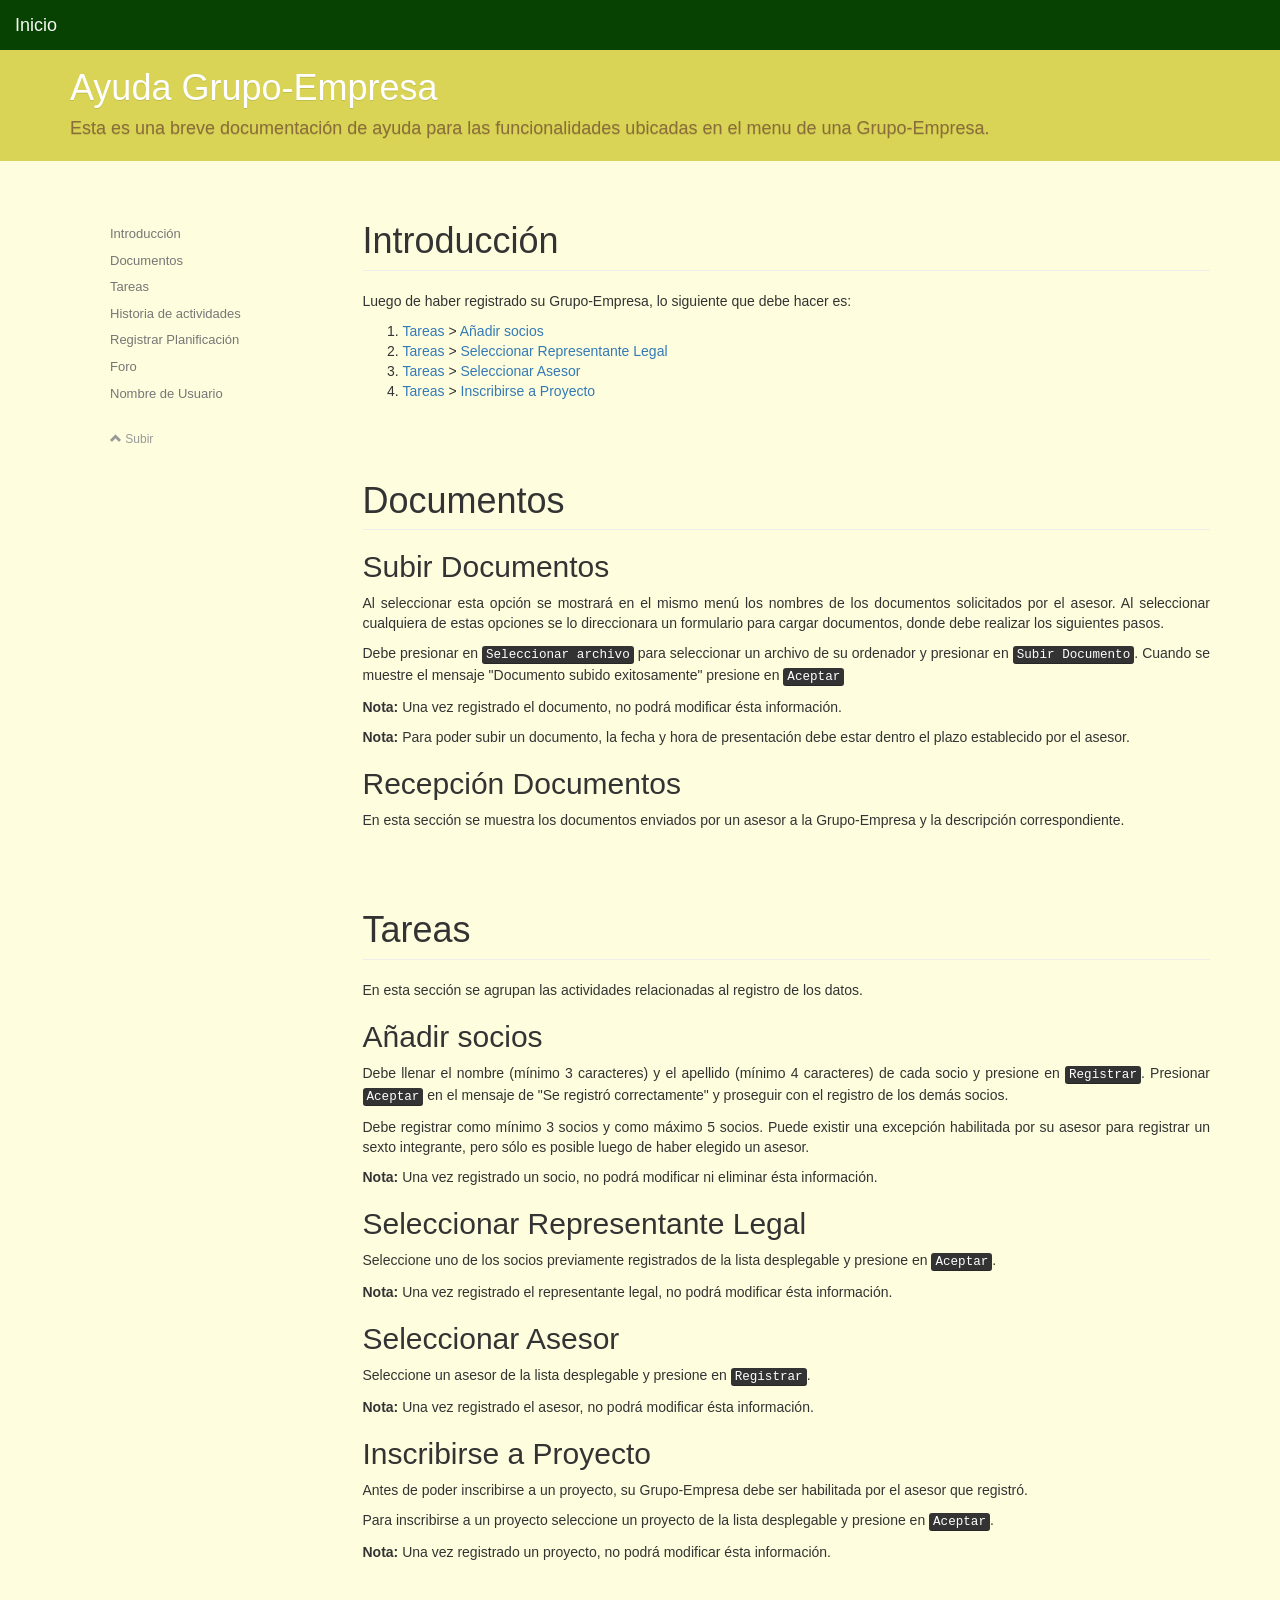
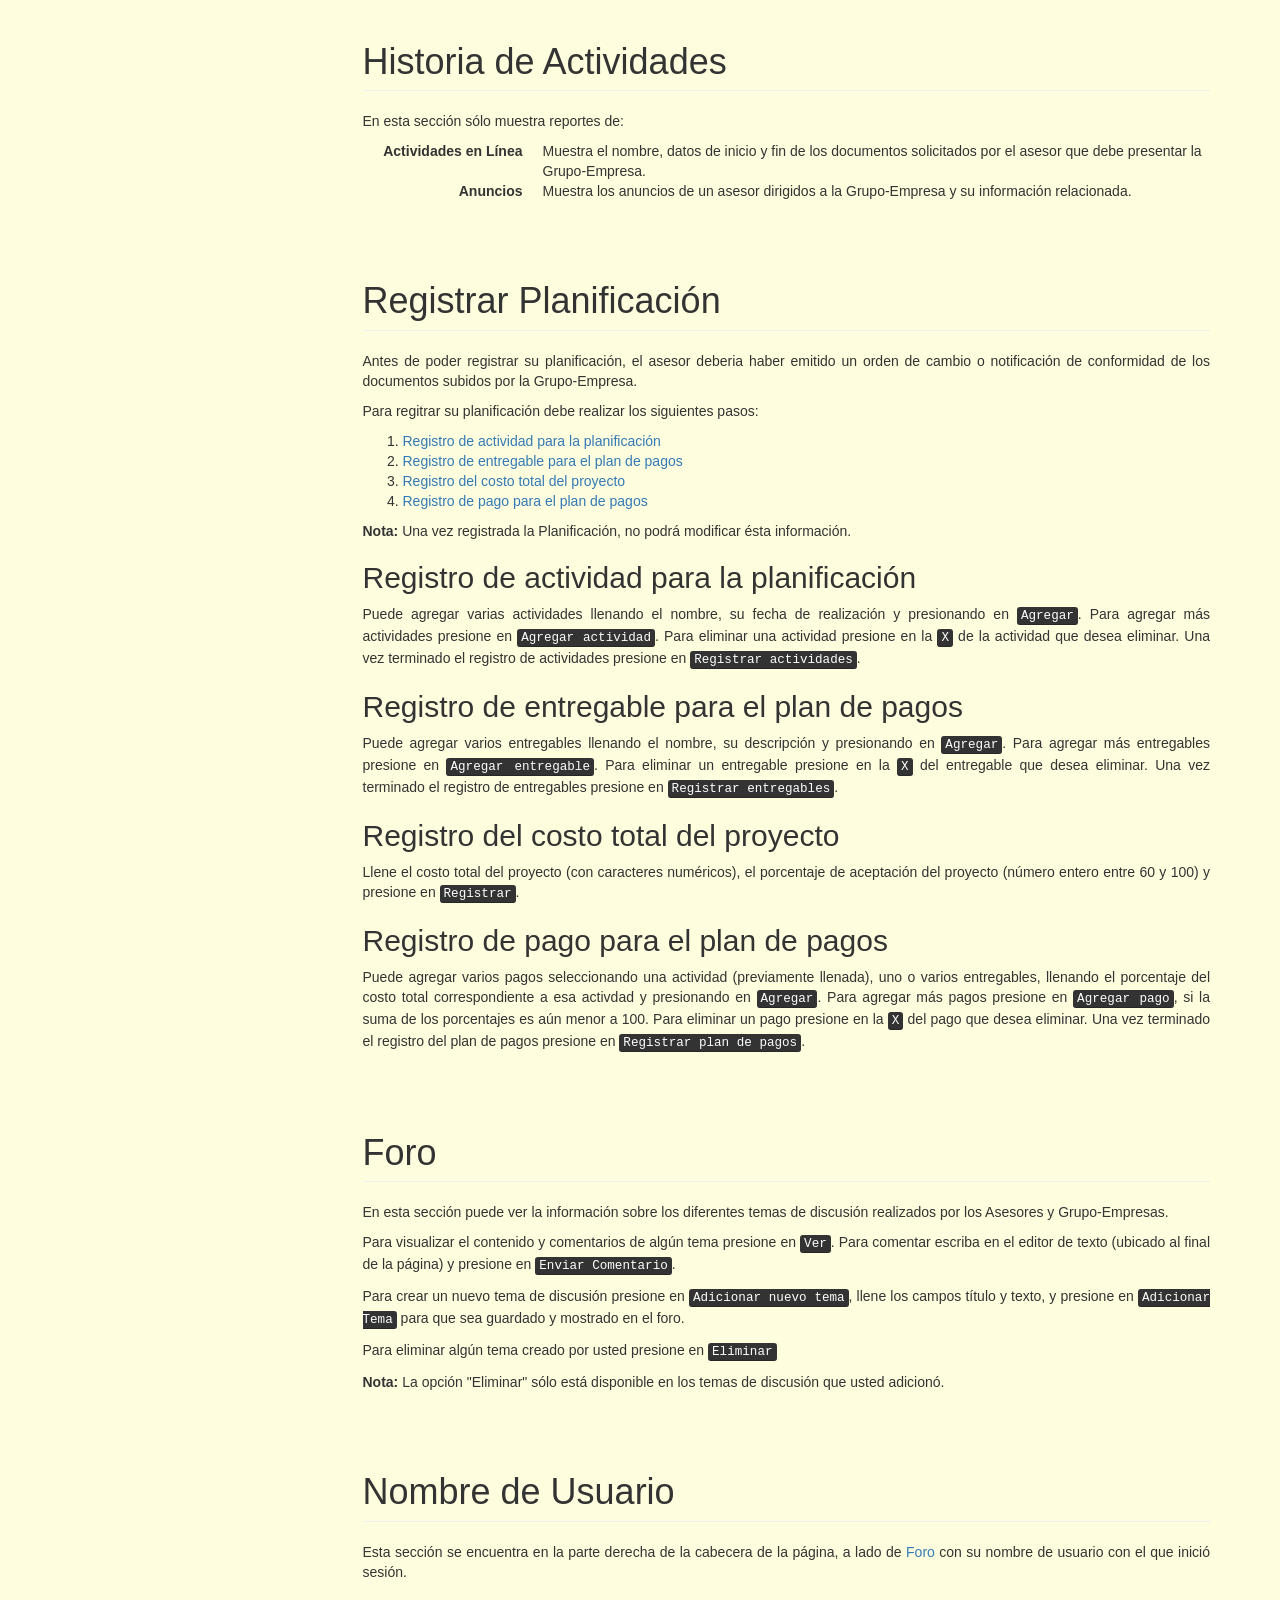
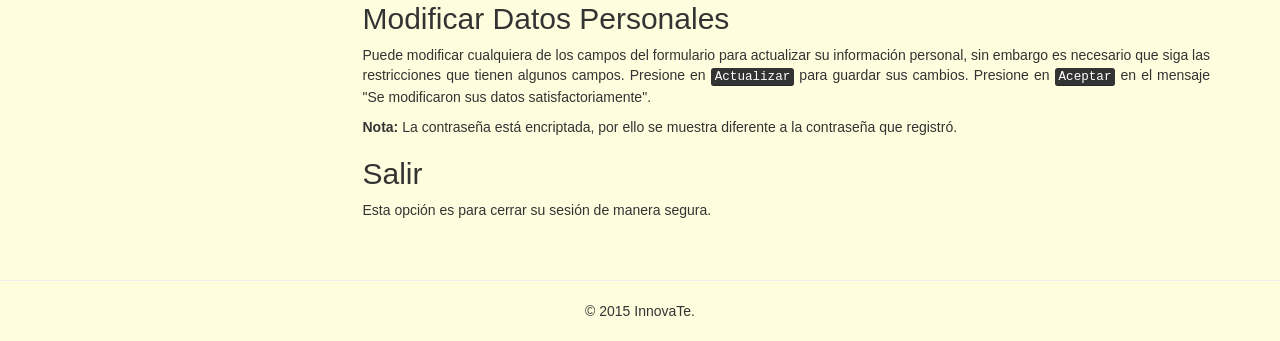
<file: Vista/ayuda/ayudaGrupoEmpresa.html>
<!DOCTYPE html>
<html lang="es">
    <head>
        <meta charset="utf-8">
        <meta http-equiv="X-UA-Compatible" content="IE=edge">
        <meta name="viewport" content="width=device-width, initial-scale=1">
        <!-- The above 3 meta tags *must* come first in the head; any other head content must come *after* these tags -->
        <title>Ayuda Grupo-Empresa</title>

        <!-- Bootstrap -->
        <link href="../bootstrap/css/bootstrap.min.css" rel="stylesheet">
        <link href="../bootstrap/css/docs.min.css" rel="stylesheet">
        <link href="../css/ayuda.css" rel="stylesheet">

        <!-- HTML5 shim and Respond.js for IE8 support of HTML5 elements and media queries -->
        <!-- WARNING: Respond.js doesn't work if you view the page via file:// -->
        <!--[if lt IE 9]>
          <script src="https://oss.maxcdn.com/html5shiv/3.7.2/html5shiv.min.js"></script>
          <script src="https://oss.maxcdn.com/respond/1.4.2/respond.min.js"></script>
        <![endif]-->
    </head>
    <body data-spy="scroll" data-target="#navpill">
        <header class="navbar navbar-static-top bs-docs-nav menu-superior" id="top" role="banner">
            <div class="navbar-header">                
                <a class="navbar-brand" href="../inicio_grupo_empresa.php">Inicio </a>
            </div>
        </header>
        <div class="bs-docs-header" id="content" tabindex="-1">
            <div class="container">
                <h1>Ayuda Grupo-Empresa</h1>
                <p>Esta es una breve documentación de ayuda para las funcionalidades ubicadas en el menu de una Grupo-Empresa.</p>
            </div>
        </div>
        <div class="container bs-docs-container">    
            <div class="row">
                <div class="col-md-3" role="complementary">
                    <nav class="bs-docs-sidebar hidden-print hidden-xs hidden-sm affix-top">
                        <ul class="nav bs-docs-sidenav">
                            <li class="active"><a href="#introduccion">Introducción</a></li>
                            <li class="active"><a href="#documentos">Documentos</a>
                                <ul class="nav">
                                    <li><a href="#subir-documentos">Subir Documentos</a></li>
                                    <li><a href="#recepcion-documentos">Recepción Documentos</a></li>
                                </ul>
                            </li>
                            <li><a href="#tareas">Tareas</a>
                                <ul class="nav">
                                    <li><a href="#anadir-socios">Añadir Socios</a></li>
                                    <li><a href="#seleccionar-representante-legal">Seleccionar Representante Legal</a></li>
                                    <li><a href="#seleccionar-asesor">Seleccionar Asesor</a></li>
                                    <li><a href="#inscribirse-proyecto">Inscribirse a Proyecto</a></li>
                                </ul>
                            </li>
                            <li><a href="#historia-actividades">Historia de actividades</a></li>
                            <li><a href="#registrar-planificacion">Registrar Planificación</a>
                                <ul class="nav">
                                    <li><a href="#registro-actividad-planificacion">Registro de actividad para la planificación</a></li>
                                    <li><a href="#registro-entregable-plan-pagos">Registro de entregable para el plan de pagos</a></li>
                                    <li><a href="#registro-costo-total-proyecto">Registro del costo total del proyecto</a></li>
                                    <li><a href="#registro-pago-plan-pagos">Registro de pago para el plan de pagos</a></li>
                                </ul>
                            </li>
                            <li><a href="#foro">Foro</a></li>
                            <li><a href="#nombre-usuario">Nombre de Usuario</a>
                                <ul class="nav">
                                    <li><a href="#modificar-datos-personales">Modificar Datos Personales</a></li>
                                    <li><a href="#salir">Salir</a></li>
                                </ul>
                            </li>
                        </ul>
                        <a class="back-to-top" href="#top">
                            <span class="glyphicon glyphicon-chevron-up" aria-hidden="true"></span> Subir
                        </a>
                    </nav>
                </div>
                <div class="col-md-9" role="main">                    
                    <div class="bs-docs-section">
                        <h1 id="introduccion" class="page-header">Introducción</h1>
                        <p>Luego de haber registrado su Grupo-Empresa, lo siguiente que debe hacer es:</p>
                        <ol>
                            <li><a href="#tareas">Tareas</a> > <a href="#anadir-socios">Añadir socios</a></li>
                            <li><a href="#tareas">Tareas</a> > <a href="#seleccionar-representante-legal">Seleccionar Representante Legal</a></li>
                            <li><a href="#tareas">Tareas</a> > <a href="#seleccionar-asesor">Seleccionar Asesor</a></li>
                            <li><a href="#tareas">Tareas</a> > <a href="#inscribirse-proyecto">Inscribirse a Proyecto</a></li>
                        </ol>
                    </div>
                    <div class="bs-docs-section">
                        <h1 id="documentos" class="page-header">Documentos</h1>
                        <h2 id="subir-documentos">Subir Documentos</h2>
                        <p>Al seleccionar esta opción se mostrará en el mismo menú los nombres de los documentos solicitados por el asesor. Al seleccionar cualquiera de estas opciones se lo direccionara un formulario para cargar documentos, donde debe realizar los siguientes pasos.</p>
                        <p>Debe presionar en <kbd>Seleccionar archivo</kbd> para seleccionar un archivo de su ordenador y presionar en <kbd>Subir Documento</kbd>. Cuando se muestre el mensaje "Documento subido exitosamente" presione en <kbd>Aceptar</kbd></p>
                        <p><strong>Nota:</strong> Una vez registrado el documento, no podrá modificar ésta información.</p>
                        <p><strong>Nota:</strong> Para poder subir un documento, la fecha y hora de presentación debe estar dentro el plazo establecido por el asesor.</p>                        
                        <h2 id="recepcion-documentos">Recepción Documentos</h2>
                        <p>En esta sección se muestra los documentos enviados por un asesor a la Grupo-Empresa y la descripción correspondiente.</p>
                    </div>
                    <div class="bs-docs-section">
                        <h1 id="tareas" class="page-header">Tareas<a class="anchorjs-link" href="#tareas"><span class="anchorjs-icon"></span></a></h1>
                        <p>En esta sección se agrupan las actividades relacionadas al registro de los datos.</p>
                        <h2 id="anadir-socios">Añadir socios</h2>
                        <p>Debe llenar el nombre (mínimo 3 caracteres) y el apellido (mínimo 4 caracteres) de cada socio y presione en <kbd>Registrar</kbd>. 
                            Presionar <kbd>Aceptar</kbd> en el mensaje de "Se registró correctamente" y proseguir con el registro de los demás socios.</p>
                        <p>Debe registrar como mínimo 3 socios y como máximo 5 socios.
                            Puede existir una excepción habilitada por su asesor para registrar un sexto integrante, pero sólo es posible luego de haber elegido un asesor.</p>
                        <p><strong>Nota: </strong>Una vez registrado un socio, no podrá modificar ni eliminar ésta información.</p>
                        <h2 id="seleccionar-representante-legal">Seleccionar Representante Legal</h2>
                        <p>Seleccione uno de los socios previamente registrados de la lista desplegable y presione en <kbd>Aceptar</kbd>.</p>
                        <p><strong>Nota: </strong>Una vez registrado el representante legal, no podrá modificar ésta información.</p>
                        <h2 id="seleccionar-asesor">Seleccionar Asesor</h2>
                        <p>Seleccione un asesor de la lista desplegable y presione en <kbd>Registrar</kbd>.</p>
                        <p><strong>Nota: </strong>Una vez registrado el asesor, no podrá modificar ésta información.</p>
                        <h2 id="inscribirse-proyecto">Inscribirse a Proyecto</h2>
                        <p>Antes de poder inscribirse a un proyecto, su Grupo-Empresa debe ser habilitada por el asesor que registró.</p>
                        <p>Para inscribirse a un proyecto seleccione un proyecto de la lista desplegable y presione en <kbd>Aceptar</kbd>.</p>
                        <p><strong>Nota: </strong>Una vez registrado un proyecto, no podrá modificar ésta información.</p>
                    </div>
                    <div class="bs-docs-section">
                        <h1 id="historia-actividades" class="page-header">Historia de Actividades<a class="anchorjs-link" href="#historia-actividades"><span class="anchorjs-icon"></span></a></h1>
                        <p>En esta sección sólo muestra reportes de:</p>
                        <dl class="dl-horizontal">
                            <dt>Actividades en Línea</dt>
                            <dd>Muestra el nombre, datos de inicio y fin de los documentos solicitados por el asesor que debe presentar la Grupo-Empresa.</dd>
                            <dt>Anuncios</dt>
                            <dd>Muestra los anuncios de un asesor dirigidos a la Grupo-Empresa y su información relacionada.</dd>
                        </dl>
                    </div>
                    <div class="bs-docs-section">
                        <h1 id="registrar-planificacion" class="page-header">Registrar Planificación<a class="anchorjs-link" href="#registrar-planificacion"><span class="anchorjs-icon"></span></a></h1>
                        <p>Antes de poder registrar su planificación, el asesor deberia haber emitido un orden de cambio o notificación de conformidad de los documentos subidos por la Grupo-Empresa.</p>
                        <p>Para regitrar su planificación debe realizar los siguientes pasos:</p>
                        <ol>
                            <li><a href="#registro-actividad-planificacion">Registro de actividad para la planificación</a></li>
                            <li><a href="#registro-entregable-plan-pagos">Registro de entregable para el plan de pagos</a></li>
                            <li><a href="#registro-costo-total-proyecto">Registro del costo total del proyecto</a></li>
                            <li><a href="#registro-pago-plan-pagos">Registro de pago para el plan de pagos</a></li>
                        </ol>
                        <p><strong>Nota: </strong>Una vez registrada la Planificación, no podrá modificar ésta información.</p>
                        <h2 id="registro-actividad-planificacion">Registro de actividad para la planificación</h2>
                        <p>Puede agregar varias actividades llenando el nombre, su fecha de realización y presionando en <kbd>Agregar</kbd>. 
                            Para agregar más actividades presione en <kbd>Agregar actividad</kbd>. 
                            Para eliminar una actividad presione en la <kbd>X</kbd> de la actividad que desea eliminar. 
                            Una vez terminado el registro de actividades presione en <kbd>Registrar actividades</kbd>.
                        </p>
                        <h2 id="registro-entregable-plan-pagos">Registro de entregable para el plan de pagos</h2>
                        <p>Puede agregar varios entregables llenando el nombre, su descripción y presionando en <kbd>Agregar</kbd>. 
                            Para agregar más entregables presione en <kbd>Agregar entregable</kbd>. 
                            Para eliminar un entregable presione en la <kbd>X</kbd> del entregable que desea eliminar. 
                            Una vez terminado el registro de entregables presione en <kbd>Registrar entregables</kbd>.
                        </p>
                        <h2 id="registro-costo-total-proyecto">Registro del costo total del proyecto</h2>
                        <p>Llene el costo total del proyecto (con caracteres numéricos), el porcentaje de aceptación del proyecto (número entero entre 60 y 100) y presione en <kbd>Registrar</kbd>.</p>                        
                        <h2 id="registro-pago-plan-pagos">Registro de pago para el plan de pagos</h2>
                        <p>Puede agregar varios pagos seleccionando una actividad (previamente llenada), uno o varios entregables, llenando el porcentaje del costo total correspondiente a esa activdad y presionando en <kbd>Agregar</kbd>.
                            Para agregar más pagos presione en <kbd>Agregar pago</kbd>, si la suma de los porcentajes es aún menor a 100.
                            Para eliminar un pago presione en la <kbd>X</kbd> del pago que desea eliminar. 
                            Una vez terminado el registro del plan de pagos presione en <kbd>Registrar plan de pagos</kbd>.
                        </p>
                    </div>
                    <div class="bs-docs-section">
                        <h1 id="foro" class="page-header">Foro<a class="anchorjs-link" href="#foro"><span class="anchorjs-icon"></span></a></h1>
                        <p>En esta sección puede ver la información sobre los diferentes temas de discusión realizados por los Asesores y Grupo-Empresas.</p>
                        <p>Para visualizar el contenido y comentarios de algún tema presione en <kbd>Ver</kbd>. Para comentar escriba en el editor de texto (ubicado al final de la página) y presione en <kbd>Enviar Comentario</kbd>.</p>
                        <p>Para crear un nuevo tema de discusión presione en <kbd>Adicionar nuevo tema</kbd>, llene los campos título y texto, y presione en <kbd>Adicionar Tema</kbd> para que sea guardado y mostrado en el foro.</p>
                        <p>Para eliminar algún tema creado por usted presione en <kbd>Eliminar</kbd></p>
                        <p><strong>Nota:</strong> La opción "Eliminar" sólo está disponible en los temas de discusión que usted adicionó.</p>                        
                    </div>
                    <div class="bs-docs-section">
                        <h1 id="nombre-usuario" class="page-header">Nombre de Usuario<a class="anchorjs-link" href="#nombre-usuario"><span class="anchorjs-icon"></span></a></h1>
                        <p>Esta sección se encuentra en la parte derecha de la cabecera de la página, a lado de <a href="#foro">Foro</a> con su nombre de usuario con el que inició sesión.</p>
                        <h2 id="modificar-datos-personales">Modificar Datos Personales</h2>
                        <p>Puede modificar cualquiera de los campos del formulario para actualizar su información personal, sin embargo es necesario que siga las restricciones que tienen algunos campos. Presione en <kbd>Actualizar</kbd> para guardar sus cambios. 
                            Presione en <kbd>Aceptar</kbd> en el mensaje "Se modificaron sus datos satisfactoriamente".</p>
                        <p><strong>Nota:</strong> La contraseña está encriptada, por ello se muestra diferente a la contraseña que registró.</p>
                        <h2 id="salir">Salir</h2>
                        <p>Esta opción es para cerrar su sesión de manera segura.</p>
                    </div>
                </div>                
            </div>
        </div>
        <hr>
        <footer>© 2015 InnovaTe.</footer>
        <!-- jQuery (necessary for Bootstrap's JavaScript plugins) -->
        <script src="../bootstrap/js/jquery.min.js"></script>
        <!-- Include all compiled plugins (below), or include individual files as needed -->
        <script src="../bootstrap/js/bootstrap.min.js"></script>
        <script src="../bootstrap/js/docs.min.js"></script>
    </body>
</html>
</file>
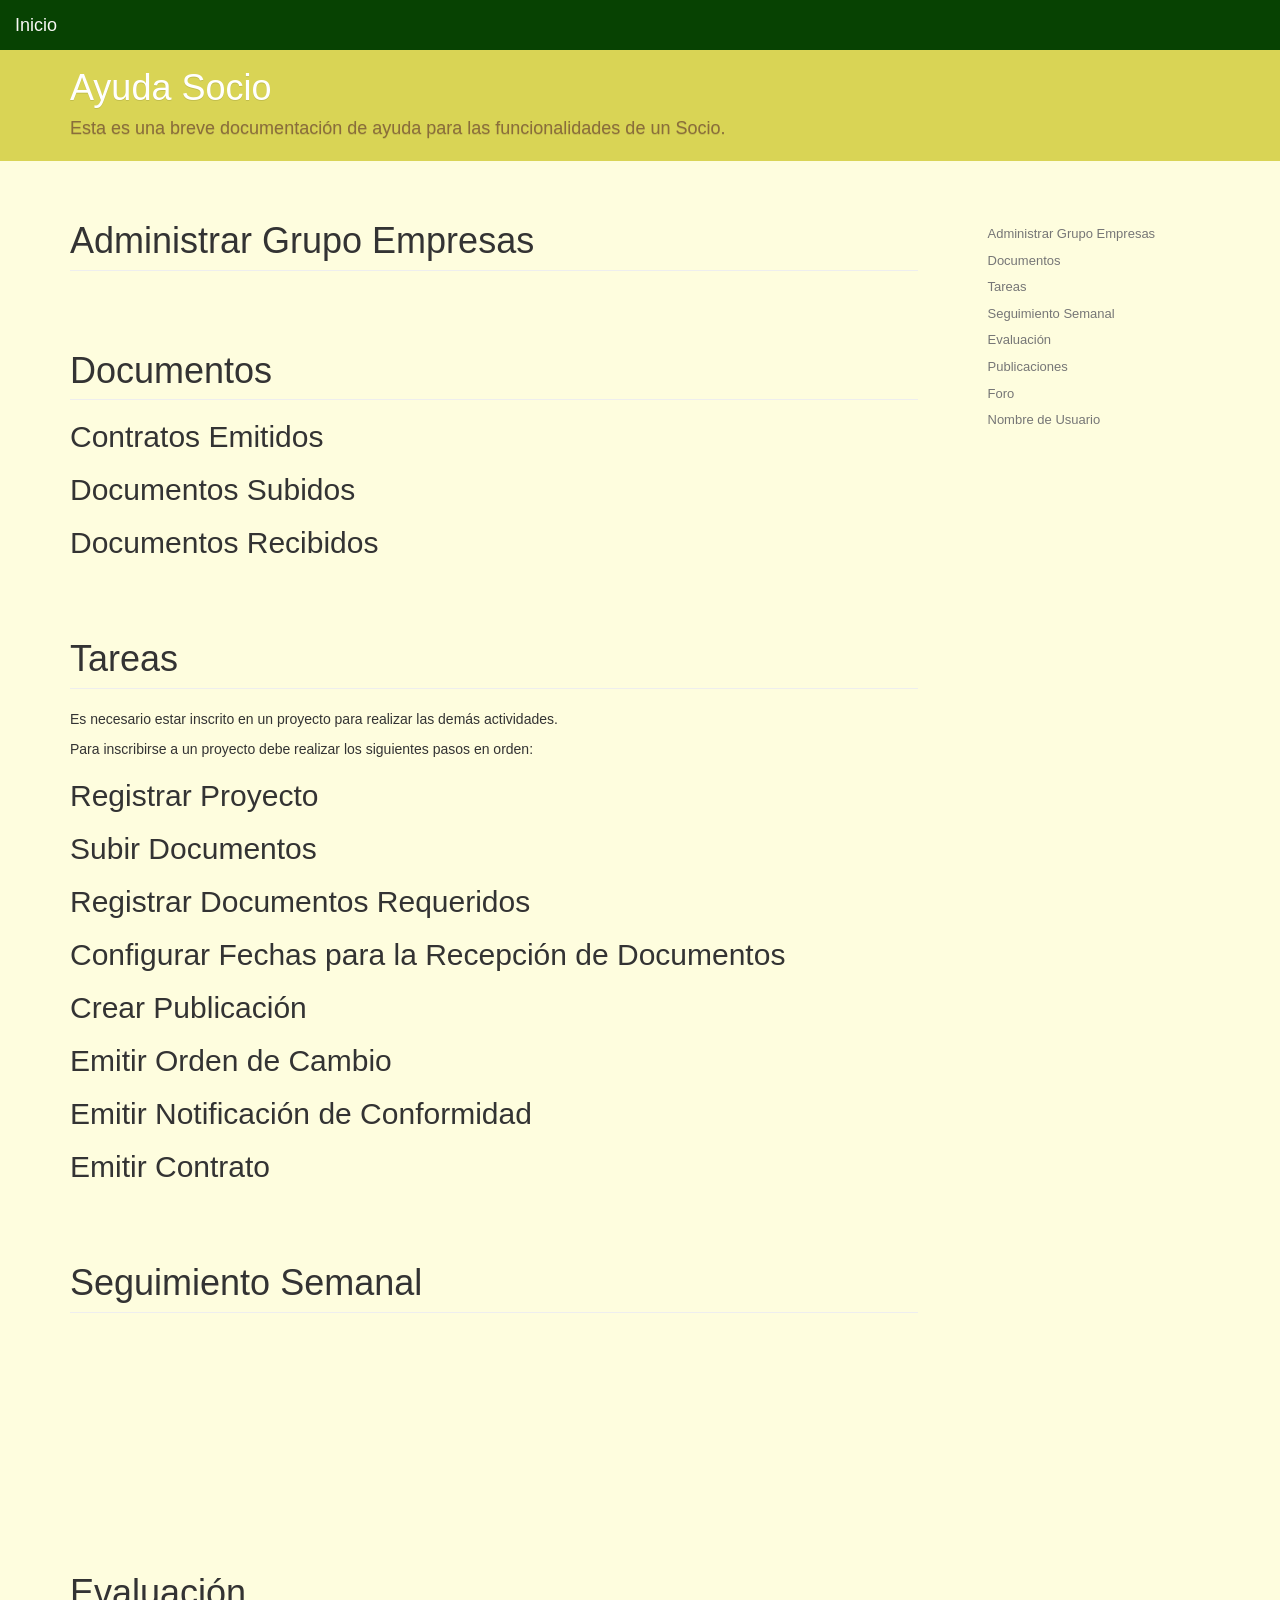
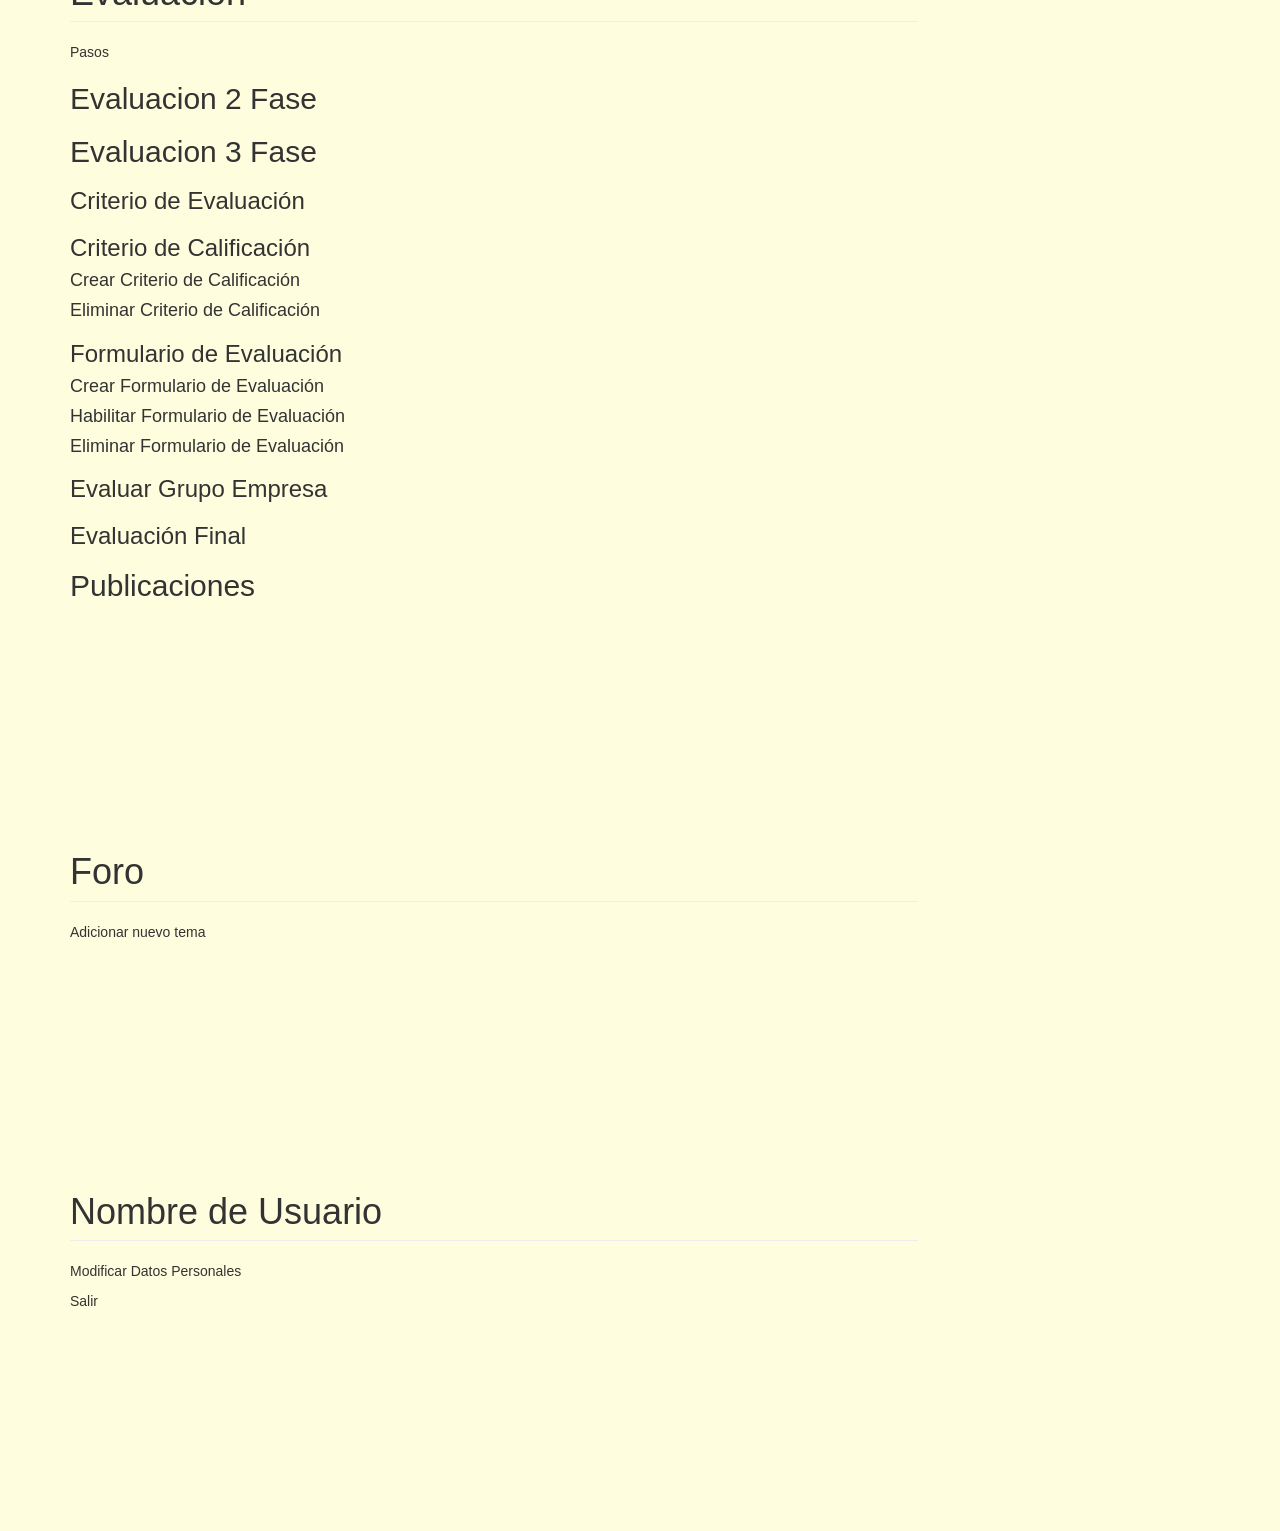
<file: Vista/ayuda/ayudaSocio.html>
<!DOCTYPE html>
<html lang="es">
    <head>
        <meta charset="utf-8">
        <meta http-equiv="X-UA-Compatible" content="IE=edge">
        <meta name="viewport" content="width=device-width, initial-scale=1">
        <!-- The above 3 meta tags *must* come first in the head; any other head content must come *after* these tags -->
        <title>Ayuda Socio</title>

        <!-- Bootstrap -->
        <link href="../bootstrap/css/bootstrap.min.css" rel="stylesheet">
        <link href="../bootstrap/css/docs.min.css" rel="stylesheet">
        <link href="../css/ayuda.css" rel="stylesheet">

        <!-- HTML5 shim and Respond.js for IE8 support of HTML5 elements and media queries -->
        <!-- WARNING: Respond.js doesn't work if you view the page via file:// -->
        <!--[if lt IE 9]>
          <script src="https://oss.maxcdn.com/html5shiv/3.7.2/html5shiv.min.js"></script>
          <script src="https://oss.maxcdn.com/respond/1.4.2/respond.min.js"></script>
        <![endif]-->
    </head>
    <body data-spy="scroll" data-target="#navpill">
        <header class="navbar navbar-static-top bs-docs-nav menu-superior" id="top" role="banner">
            <div class="navbar-header">                
                <a class="navbar-brand" href="../inicio_asesor.php">Inicio </a>
            </div>
        </header>
        <div class="bs-docs-header" id="content" tabindex="-1">
            <div class="container">
                <h1>Ayuda Socio</h1>
                <p>Esta es una breve documentación de ayuda para las funcionalidades de un Socio.</p>
            </div>
        </div>
        <div class="container bs-docs-container">    
            <div class="row">
                <div class="col-md-9" role="main">
                    <div class="bs-docs-section">
                        <h1 id="administrar-grupo-empresas" class="page-header">Administrar Grupo Empresas</h1>
                    </div>
                    <div class="bs-docs-section">
                        <h1 id="documentos-asesor" class="page-header">Documentos</h1>
                        <h2 id="contratos-emitidos">Contratos Emitidos</h2>
                        <h2 id="documentos-subidos">Documentos Subidos</h2>
                        <h2 id="documentos-recibidos">Documentos Recibidos</h2>
                    </div>
                    <div class="bs-docs-section">
                        <h1 id="tareas" class="page-header">Tareas<a class="anchorjs-link" href="#tareas"><span class="anchorjs-icon"></span></a></h1>
                        <p>Es necesario estar inscrito en un proyecto para realizar las demás actividades.</p>
                        <p>Para inscribirse a un proyecto debe realizar los siguientes pasos en orden:</p>
                        <h2 id="registrar-proyecto">Registrar Proyecto</h2>
                        <h2 id="subir-documentos">Subir Documentos</h2>
                        <h2 id="registrar-documentos-requeridos">Registrar Documentos Requeridos</h2>
                        <h2 id="configurar-fechas-recepcion-documentos">Configurar Fechas para la Recepción de Documentos</h2>
                        <h2 id="crear-publicacion">Crear Publicación</h2>
                        <h2 id="emitir-orden-cambio">Emitir Orden de Cambio</h2>
                        <h2 id="emitir-notificacion-conformidad">Emitir Notificación de Conformidad</h2>
                        <h2 id="emitir-contrato">Emitir Contrato</h2>
                    </div>
                    <div class="bs-docs-section">
                        <h1 id="seguimiento-semanal" class="page-header">Seguimiento Semanal<a class="anchorjs-link" href="#seguimiento-semanal"><span class="anchorjs-icon"></span></a></h1>
                        <br><br><br><br><br><br><br><br>
                    </div>
                    <div class="bs-docs-section">
                        <h1 id="evaluacion" class="page-header">Evaluación<a class="anchorjs-link" href="#evaluacion"><span class="anchorjs-icon"></span></a></h1>
                        <p>Pasos</p>
                        <h2 id="evaluacion-2-fase">Evaluacion 2 Fase</h2>
                        <h2 id="evaluacion-3-fase">Evaluacion 3 Fase</h2>
                        <h3 id="criterio-evaluacion">Criterio de Evaluación</h3>
                        <h3 id="criterio-calificacion">Criterio de Calificación</h3>
                        <h4 id="crear-criterio-calificacion">Crear Criterio de Calificación</h4>
                        <h4 id="eliminar-criterio-calificacion">Eliminar Criterio de Calificación</h4>
                        <h3 id="formulario-evaluacion">Formulario de Evaluación</h3>
                        <h4 id="crear-formulario-evaluacion">Crear Formulario de Evaluación</h4>
                        <h4 id="habilitar-formulario-evaluacion">Habilitar Formulario de Evaluación</h4>
                        <h4 id="eliminar-formulario-evaluacion">Eliminar Formulario de Evaluación</h4>
                        <h3 id="evaluar-grupo-empresa">Evaluar Grupo Empresa</h3>
                        <h3 id="evaluacion-final">Evaluación Final</h3>
                        <h2 id="publicaciones">Publicaciones</h2>
                        <br><br><br><br><br><br><br><br>
                    </div>
                    <div class="bs-docs-section">
                        <h1 id="foro-asesor" class="page-header">Foro<a class="anchorjs-link" href="#foro-asesor"><span class="anchorjs-icon"></span></a></h1>
                        <p>Adicionar nuevo tema</p>
                        <br><br><br><br><br><br><br><br>
                    </div>
                    <div class="bs-docs-section">
                        <h1 id="nombre-usuario-asesor" class="page-header">Nombre de Usuario<a class="anchorjs-link" href="#nombre-usuario-asesor"><span class="anchorjs-icon"></span></a></h1>
                        <p>Modificar Datos Personales</p>
                        <p>Salir</p>
                        <br><br><br><br><br><br><br><br>
                    </div>
                </div>
                <div class="col-md-3" role="complementary">
                    <nav class="bs-docs-sidebar hidden-print hidden-xs hidden-sm affix-top">
                        <ul class="nav bs-docs-sidenav">
                            <li class="active"><a href="#administrar-grupo-empresas">Administrar Grupo Empresas</a></li>
                            <li><a href="#documentos-asesor">Documentos</a>
                                <ul class="nav">
                                    <li><a href="#contratos-emitidos">Contratos Emitidos</a></li>
                                    <li><a href="#documentos-subidos">Documentos Subidos</a></li>
                                    <li><a href="#documentos-recibidos">Documentos Recibidos</a></li>
                                </ul>
                            </li>
                            <li><a href="#tareas">Tareas</a>
                                <ul class="nav">
                                    <li><a href="#registrar-proyecto">Registrar Proyecto</a></li>
                                    <li><a href="#subir-documentos">Subir Documentos</a></li>
                                    <li><a href="#registrar-documentos-requeridos">Registrar Documentos Requeridos</a></li>
                                    <li><a href="#configurar-fechas-recepcion-documentos">Configurar Fechas para la Recepción de Documentos</a></li>
                                    <li><a href="#crear-publicacion">Crear Publicación</a></li>
                                    <li><a href="#emitir-orden-cambio">Emitir Orden de Cambio</a></li>
                                    <li><a href="#emitir-notificacion-conformidad">Emitir Notificación de Conformidad</a></li>
                                    <li><a href="#emitir-contrato">Emitir Contrato</a></li>
                                </ul>
                            </li>
                            <li><a href="#seguimiento-semanal">Seguimiento Semanal</a></li>
                            <li><a href="#evaluacion">Evaluación</a>
                                <ul class="nav">
                                    <li><a href="#evaluacion-2-fase">Evaluación 2 Fase</a></li>
                                    <li><a href="#evaluacion-3-fase">Evaluación 3 Fase</a>
                                        <ul class="nav">
                                            <li><a href="#criterio-evaluacion">Criterio de Evaluación</a></li>
                                            <li><a href="#criterio-calificacion">Criterio de Calificación</a>
                                                <ul class="nav">
                                                    <li><a href="#crear-criterio-calificacion">Crear Criterio de Calificación</a></li>
                                                    <li><a href="#eliminar-criterio-calificacion">Eliminar Criterio de Calificación</a></li>
                                                </ul>
                                            </li>
                                            <li><a href="#formulario-evaluacion">Formulario de Evaluación</a>
                                                <ul class="nav">
                                                    <li><a href="#crear-formulario-evaluacion">Crear Formulario de Evaluación</a></li>
                                                    <li><a href="#habilitar-formulario-evaluacion">Habilitar Formulario de Evaluación</a></li>
                                                    <li><a href="#eliminar-formulario-evaluacion">Eliminar Formulario de Evaluación</a></li>
                                                </ul>
                                            </li>
                                            <li><a href="#evaluar-grupo-empresa">Evaluar Grupo Empresa</a></li>
                                        </ul>
                                    </li>
                                    <li><a href="#evaluacion-final">Evaluación Final</a></li>
                                </ul>
                            </li>
                            <li><a href="#publicaciones">Publicaciones</a></li>
                            <li><a href="#foro-asesor">Foro</a></li>
                            <li><a href="#nombre-usuario-asesor">Nombre de Usuario</a></li>
                        </ul>
                    </nav>
                </div>
            </div>
        </div>
        <!-- jQuery (necessary for Bootstrap's JavaScript plugins) -->
        <script src="../bootstrap/js/jquery.min.js"></script>
        <!-- Include all compiled plugins (below), or include individual files as needed -->
        <script src="../bootstrap/js/bootstrap.min.js"></script>
        <script src="../bootstrap/js/docs.min.js"></script>
    </body>
</html>
</file>
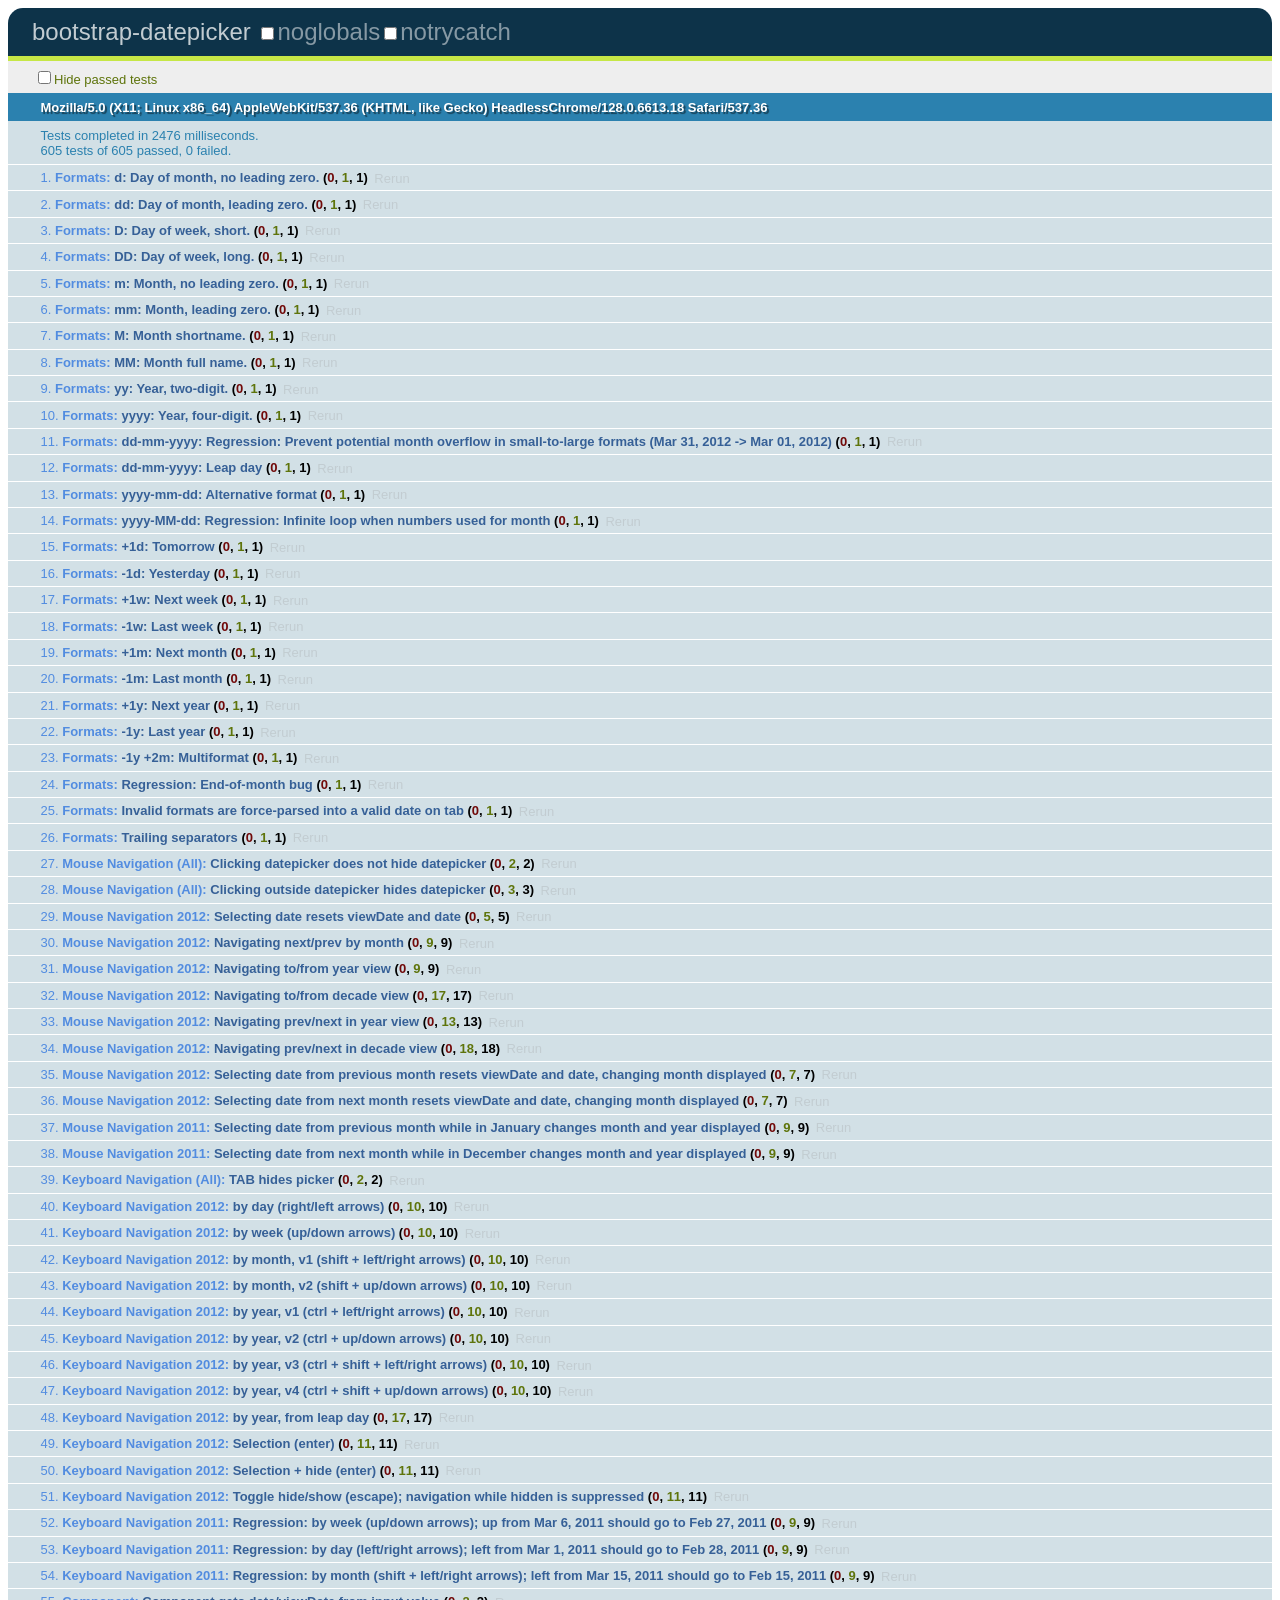
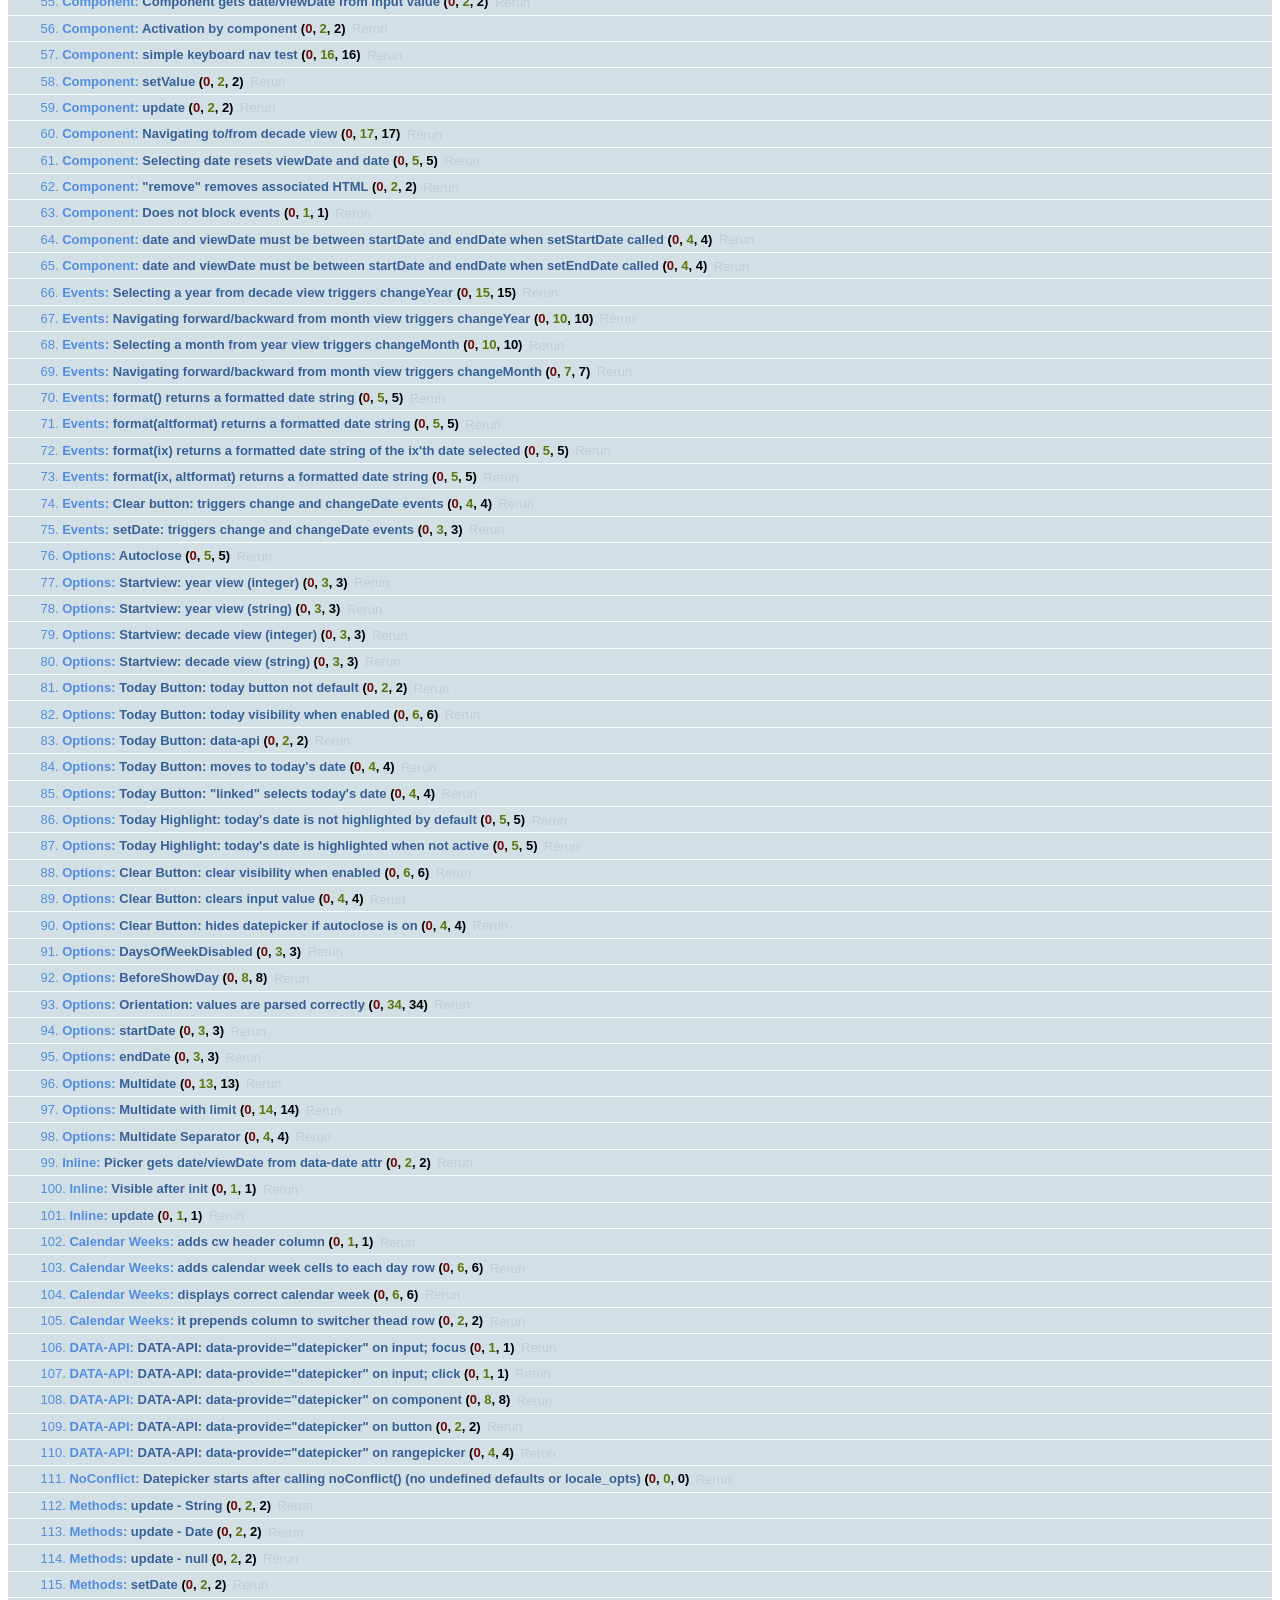
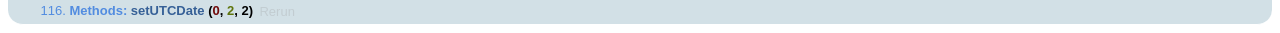
<file: Librerias/bootstrap-datepicker-master/tests/tests.html>
<!DOCTYPE html>
<html>
    <head>
        <link rel="stylesheet" href="assets/qunit.css" />
        <script src="assets/qunit.js"></script>
        <script src="assets/qunit-logging.js"></script> <!-- console.log for test failures -->
        <script src="assets/jquery-1.7.1.min.js"></script>
        <script src="../js/bootstrap-datepicker.js"></script>

        <style>
            .datepicker {
                /* Appended to body, abs-pos off the page */
                position: absolute;
                display: none;
                top: -9999em;
                left: -9999em;
            }
        </style>

        <!-- Utilities -->
        <script src="assets/utils.js"></script>
        <script src="assets/mock.js"></script>

        <!-- Test suites -->
        <script src="suites/formats.js"></script>
        <script src="suites/mouse_navigation/all.js"></script>
        <script src="suites/mouse_navigation/2012.js"></script>
        <script src="suites/mouse_navigation/2011.js"></script>
        <script src="suites/keyboard_navigation/all.js"></script>
        <script src="suites/keyboard_navigation/2012.js"></script>
        <script src="suites/keyboard_navigation/2011.js"></script>
        <script src="suites/component.js"></script>
        <script src="suites/events.js"></script>
        <script src="suites/options.js"></script>
        <script src="suites/inline.js"></script>
        <script src="suites/calendar-weeks.js"></script>
        <script src="suites/data-api.js"></script>
        <script src="suites/noconflict.js"></script>
        <script src="suites/methods.js"></script>
    </head>
    <body>
        <h1 id="qunit-header">bootstrap-datepicker</h1>
        <h2 id="qunit-banner"></h2>
        <div id="qunit-testrunner-toolbar"></div>
        <h2 id="qunit-userAgent"></h2>
        <ol id="qunit-tests"></ol>
        <div id="qunit-fixture"></div>
    </body>
</html>
</file>
<file: Librerias/icheck/skins/all.css>
/* iCheck plugin skins
----------------------------------- */
@import url("minimal/_all.css");
/*
@import url("minimal/minimal.css");
@import url("minimal/red.css");
@import url("minimal/green.css");
@import url("minimal/blue.css");
@import url("minimal/aero.css");
@import url("minimal/grey.css");
@import url("minimal/orange.css");
@import url("minimal/yellow.css");
@import url("minimal/pink.css");
@import url("minimal/purple.css");
*/

@import url("square/_all.css");
/*
@import url("square/square.css");
@import url("square/red.css");
@import url("square/green.css");
@import url("square/blue.css");
@import url("square/aero.css");
@import url("square/grey.css");
@import url("square/orange.css");
@import url("square/yellow.css");
@import url("square/pink.css");
@import url("square/purple.css");
*/

@import url("flat/_all.css");
/*
@import url("flat/flat.css");
@import url("flat/red.css");
@import url("flat/green.css");
@import url("flat/blue.css");
@import url("flat/aero.css");
@import url("flat/grey.css");
@import url("flat/orange.css");
@import url("flat/yellow.css");
@import url("flat/pink.css");
@import url("flat/purple.css");
*/

@import url("line/_all.css");
/*
@import url("line/line.css");
@import url("line/red.css");
@import url("line/green.css");
@import url("line/blue.css");
@import url("line/aero.css");
@import url("line/grey.css");
@import url("line/orange.css");
@import url("line/yellow.css");
@import url("line/pink.css");
@import url("line/purple.css");
*/

@import url("polaris/polaris.css");

@import url("futurico/futurico.css");
</file>
<file: Vista/css/ayuda.css>
/*
To change this license header, choose License Headers in Project Properties.
To change this template file, choose Tools | Templates
and open the template in the editor.
*/
/* 
    Created on : 05-05-2015, 05:27:52 PM
    Author     : Antonio
*/
body{
    background: #fefdde;
}

footer{
    text-align: center;
    margin: 20px;
}

p{
    text-align: justify;
}

.menu-superior {
  background-color: #074202;
  border-color: #e7e7e7;
}

.menu-superior .navbar-brand {
  color: #f8f8f5;
}

.bs-docs-header {
    background: #d9d455;
    color: #8a6d3b;
    font-size: 18px;
    padding: 20px 0px;
}

.bs-docs-header h1{
    font-size: 36px;
    margin-right: 0;
}

.bs-docs-header p{
    margin-right: 0;
}

.bs-docs-container{
    margin-bottom: 50px;
}
</file>
<file: Librerias/icheck/demo/css/custom.css>
@import url("normalize.css");
@font-face{font-family:'MontserratRegular';src:url("./montserrat-regular.eot");src:url("./montserrat-regular.eot?#iefix") format('embedded-opentype'),url("./montserrat-regular.woff") format('woff'),url("./montserrat-regular.ttf") format('truetype'),url("./montserrat-regular.svg#MontserratRegular") format('svg');font-style:normal;font-weight:normal}
@font-face{font-family:'MontserratBold';src:url("./montserrat-bold.eot");src:url("./montserrat-bold.eot?#iefix") format('embedded-opentype'),url("./montserrat-bold.woff") format('woff'),url("./montserrat-bold.ttf") format('truetype'),url("./montserrat-bold.svg#MontserratBold") format('svg');font-style:normal;font-weight:bold}
html,body{height:100%}
body{font:14px/20px 'MontserratRegular',Helvetica,Arial,sans-serif;color:#222;background:#ebe7df url("[data-uri]") repeat-x;*background-image:url("ie/header-line.png")}
a{color:#222;text-decoration:none;border-bottom:1px solid #bbb;}
a:hover{color:#000}
a,.self{-webkit-transition:color .1s;-moz-transition:color .1s;-ms-transition:color .1s;-o-transition:color .1s;transition:color .1s}
.self{color:#333;border-bottom:1px dotted #aaa;cursor:pointer;}
.self:hover{color:#000}
strong{font-family:'MontserratBold',Helvetica,Arial,sans-serif;font-weight:700}
p{margin:0 0 8px}
label{cursor:pointer}
h1,h2,h3,h4{margin:0;font:bold 20px/60px 'MontserratBold',Helvetica,Arial,sans-serif}
h2{height:60px;text-align:center;text-transform:uppercase}
h4{font-size:18px;line-height:24px}
ul{margin:0;padding:0;list-style:none}
table{width:100%;margin-bottom:21px}
th,td{padding:11px 20px 12px;vertical-align:top;font-weight:normal;text-align:left;border-bottom:2px solid #e7e5e0;}
thead th,thead td{background:#f3f2ef}
th{white-space:nowrap}
td{width:100%}
.focus{outline:1px dotted rgba(0,0,0,0.5) !important}
.clear{position:relative;*zoom:1;}
.clear:before,.clear:after{content:'';display:table;clear:both}
.layout{width:930px;margin:0 auto;padding:0 15px}
.header{padding:115px 0 73px;color:#fff;text-align:center;}
.header h1,.header strong{letter-spacing:-1px;text-transform:uppercase}
.header h1{padding-bottom:23px;font-size:22px;line-height:28px}
.header h3{position:relative;padding:35px 0 17px;font-size:120px;line-height:140px;letter-spacing:-5px;}
.header h3 span{font-size:30px;line-height:40px;letter-spacing:0;margin-left:-10px;vertical-align:baseline;}
.header h3:before{content:'';display:inline-block;width:72px;height:64px;margin-right:32px;vertical-align:middle;background:url("icheck.png")}
.header h3:after{content:'';position:absolute;top:0;left:50%;width:100px;margin-left:-50px;border-top:3px solid #fff}
.header strong{font:24px/30px 'MontserratRegular',Helvetica,Arial,sans-serif;}
.header strong a{color:#fff;border-bottom-color:#fff}
.features{position:relative;font-size:16px;color:#555;background:#fff;}
.features .self{color:#555;border-bottom-color:#bbb;}
.features .self:hover{color:#222}
.features .arrows{top:0}
.features:hover .arrows .bottom{left:0}
.features h2{color:#fff;background:#2489c5}
.features ul{padding:44px 60px 36px}
.features li{padding:0 0 9px 36px;background:url("[data-uri]") 0 1px no-repeat;*background-image:url("ie/icon-star.png");}
.features li.offset{margin-top:20px}
.mark{padding:0 2px;color:#777;background:#e7e5e0;}
.skin-polaris .mark{background:#232830}
.skin-futurico .mark{background:#25262a}
.social{height:60px;margin-bottom:60px;padding:0 60px;font-size:16px;color:#555;background:#f5f3ef;}
.social a{color:#777;border-bottom-color:#ccc;}
.social a:hover{color:#444}
.social .left{float:left;padding-top:19px;}
.social .left li{float:left;padding-right:30px;}
.social .left li a{position:relative}
.social .right{float:right;padding-top:20px;}
.social .right li{float:right;padding-left:10px}
.social .right.local{padding-top:19px;}
.social .right.local li{padding-left:30px;font-size:14px}
.demo-holder{margin-bottom:97px}
.demo-title{padding-bottom:36px;font-size:26px;letter-spacing:-1px}
.demo{position:relative;}
.demo:hover .arrows .top,.demo:hover .arrows .bottom{left:0}
.demo-list{position:relative;margin-right:360px;padding:33px 57px 17px;color:#555;background:#fff;border:3px solid #ddd8ce;}
.demo-list ul{float:right;white-space:nowrap;}
.demo-list ul:first-child{float:left}
.demo-list ul li{position:relative;padding:0 0 18px 42px}
.demo-list ul input{position:absolute;top:4px;left:0}
.demo-list ul .icheckbox_square-blue,.demo-list ul .iradio_square-blue{position:absolute;top:-1px;left:0}
.demo-list ul span{color:#bbb}
.demo-methods{padding:21px 360px 0 0;}
.demo-methods .mark{background:#d3cfc6}
.demo-methods dt{position:relative;padding:17px 150px 18px 0;font:16px/24px 'MontserratRegular',Helvetica,Arial,sans-serif;color:#444;border-bottom:3px solid #ddd8ce;}
.demo-methods dt .self{cursor:pointer;}
.demo-methods dt .self:hover{color:#222}
.demo-methods dt .code{position:absolute;right:0;bottom:18px;color:#777;}
.demo-methods dt .code .self:hover{color:#444}
.demo-methods dd{position:relative;display:none;margin:0;background:#fff;border:3px solid #ddd8ce;border-top:none;}
.demo-methods dd:before{content:'';position:absolute;top:-13px;left:0;width:0;height:0;border:5px solid transparent;border-bottom-color:#ddd8ce;border-left-color:#ddd8ce}
.demo-methods dd .markup{margin:0;color:#888;background:#f5f3ef;border:none;}
.demo-methods dd .markup .comment{color:#aaa}
.demo-callbacks{position:absolute;top:0;right:0;bottom:0;width:300px;color:#aaa;background:#232323;border:3px solid #ddd8ce;}
.demo-callbacks h2{color:#fff;background:#6a5a8c}
.demo-callbacks ul{position:absolute;top:60px;width:100%;bottom:0;overflow:auto;}
.demo-callbacks ul::-webkit-scrollbar{width:10px;background:none;}
.demo-callbacks ul::-webkit-scrollbar-track{background:none;border:none;}
.demo-callbacks ul::-webkit-scrollbar-track-piece:disabled{display:none !important;}
.demo-callbacks ul::-webkit-scrollbar-thumb{background:rgba(255,255,255,.25);border:none;}
.demo-callbacks ul::-webkit-scrollbar-thumb:hover{background:rgba(255,255,255,.3);}
.demo-callbacks ul li{margin-top:-1px;padding:13px 20px 15px;border-top:1px solid #2e2e2e;}
.demo-callbacks ul li span{color:#888}
.skins{position:relative;*zoom:1;}
.skins h2{position:absolute;top:-38px;right:0;left:0;font-size:24px;text-align:center}
.arrows{position:absolute;top:3px;left:-60px;width:60px;overflow:hidden;}
.arrows .top,.arrows .bottom{position:relative;left:60px;width:60px;height:60px;cursor:pointer;-webkit-transition:left .3s,background-color .2s;-moz-transition:left .3s,background-color .2s;-ms-transition:left .3s,background-color .2s;-o-transition:left .3s,background-color .2s;transition:left .3s,background-color .2s}
.arrows .top{background:#83b3be url("[data-uri]") 50% no-repeat;*background-image:url("ie/arrow-top.png");}
.arrows .top:hover{background-color:#6ba4b1}
.arrows .bottom{background:#e2b78d url("[data-uri]") 50% no-repeat;*background-image:url("ie/arrow-bottom.png");}
.arrows .bottom:hover{background-color:#dba571}
@media screen and (max-width:1049px){.arrows,.fork-me{display:none}
}.skin{position:relative;margin-bottom:40px;}
.skin:hover .arrows .top,.skin:hover .arrows .bottom{left:0}
.skin h3{position:relative;z-index:20;float:left;height:60px;padding:0 57px;line-height:58px;background:#fff;border:3px solid #ddd8ce;border-bottom:none;}
.skin h3:before{content:'';position:absolute;top:100%;left:0;width:100%;height:2px;margin-top:-1px;background:#fff}
.skin.skin-polaris h3{color:#cacdd1;background:#2c323c;}
.skin.skin-polaris h3:before{background:#2c323c}
.skin.skin-futurico h3{color:#c3c3c3;background:#2e3035;}
.skin.skin-futurico h3:before{background:#2e3035}
.skin dl{z-index:10;width:100%;margin:0}
.skin dt{position:relative;top:-53px;right:-3px;float:right;height:47px;margin-right:-3px;padding:0 57px;line-height:47px;border:3px solid #ddd8ce;cursor:pointer;}
.skin dt:hover{background:#f0ede7;border-bottom:3px solid #ddd8ce}
.skin dt.selected{height:50px;background:#fff;border-bottom:none;cursor:default;}
.skin dt.selected:before{content:'';position:absolute;top:100%;left:0;width:100%;height:2px;margin-top:-1px;background:#fff}
.skin.skin-polaris dt{color:#cacdd1;background:#647083;}
.skin.skin-polaris dt:hover{background:#4a5361}
.skin.skin-polaris dt.selected{background:#2c323c;}
.skin.skin-polaris dt.selected:before{background:#2c323c}
.skin.skin-futurico dt{color:#c3c3c3;background:#676c77;}
.skin.skin-futurico dt:hover{background:#4b4e56}
.skin.skin-futurico dt.selected{background:#2e3035;}
.skin.skin-futurico dt.selected:before{background:#2e3035}
.skin dd{position:relative;display:none;float:left;width:100%;margin:-3px -100% 0 0;overflow:hidden;color:#444;background:#fff;border:3px solid #ddd8ce;}
.skin dd.selected{display:block}
.skin dd a{color:#444;}
.skin dd a:hover{color:#111}
.skin.skin-polaris dd{color:#7a828b;background:#2c323c;}
.skin.skin-polaris dd a{color:#7a828b;border-bottom-color:#4e596b;}
.skin.skin-polaris dd a:hover{color:#a2a7ae}
.skin.skin-futurico dd{color:#888;background:#2e3035;}
.skin.skin-futurico dd a{color:#888;border-bottom-color:#545861;}
.skin.skin-futurico dd a:hover{color:#aaa}
.skin-section{float:left;padding:42px 0 31px 57px;line-height:18px;}
.skin-section h4{padding-bottom:18px;}
.skin-polaris .skin-section h4{color:#959ba2}
.skin-futurico .skin-section h4{color:#a0a0a0}
.skin-section .list{float:left;padding-right:60px;}
.skin-section .list li{position:relative;padding-bottom:15px}
.skin-minimal .skin-section .list li{padding-left:38px}
.skin-square .skin-section .list li{padding-left:42px}
.skin-flat .skin-section .list li,.skin-line .skin-section label{padding-left:40px}
.skin-line .skin-section h4{padding-bottom:24px}
.skin-line .skin-section .list{padding-right:40px;}
.skin-line .skin-section .list li{padding-bottom:10px}
.skin-polaris .skin-section .list li{padding-left:37px}
.skin-futurico .skin-section .list li{padding-left:36px}
.icheckbox_minimal,.icheckbox_minimal-red,.icheckbox_minimal-green,.icheckbox_minimal-blue,.icheckbox_minimal-aero,.icheckbox_minimal-grey,.icheckbox_minimal-orange,.icheckbox_minimal-yellow,.icheckbox_minimal-pink,.icheckbox_minimal-purple,.iradio_minimal,.iradio_minimal-red,.iradio_minimal-green,.iradio_minimal-blue,.iradio_minimal-aero,.iradio_minimal-grey,.iradio_minimal-orange,.iradio_minimal-yellow,.iradio_minimal-pink,.iradio_minimal-purple{position:absolute;top:1px;left:0}
.skin input[type=checkbox],.skin input[type=radio]{position:absolute;top:2px;left:0}
.icheckbox_square,.icheckbox_square-red,.icheckbox_square-green,.icheckbox_square-blue,.icheckbox_square-aero,.icheckbox_square-grey,.icheckbox_square-orange,.icheckbox_square-yellow,.icheckbox_square-pink,.icheckbox_square-purple,.iradio_square,.iradio_square-red,.iradio_square-green,.iradio_square-blue,.iradio_square-aero,.iradio_square-grey,.iradio_square-orange,.iradio_square-yellow,.iradio_square-pink,.iradio_square-purple{position:absolute;top:-1px;left:0}
.icheckbox_flat,.icheckbox_flat-red,.icheckbox_flat-green,.icheckbox_flat-blue,.icheckbox_flat-aero,.icheckbox_flat-grey,.icheckbox_flat-orange,.icheckbox_flat-yellow,.icheckbox_flat-pink,.icheckbox_flat-purple,.iradio_flat,.iradio_flat-red,.iradio_flat-green,.iradio_flat-blue,.iradio_flat-aero,.iradio_flat-grey,.iradio_flat-orange,.iradio_flat-yellow,.iradio_flat-pink,.iradio_flat-purple{position:absolute;top:0;left:0}
.icheckbox_polaris,.iradio_polaris{position:absolute;top:-4px;left:-6px}
.icheckbox_futurico,.iradio_futurico{position:absolute;top:2px;left:0}
.skin-states{float:right;padding-right:57px;padding-left:0;}
.skin-states .state{cursor:default !important}
.skin-states .list{padding-right:0}
.skin-minimal .skin-states .list li{padding-left:71px}
.skin-square .skin-states .list li{padding-left:79px}
.skin-flat .skin-states .list li{padding-left:75px}
.skin-line .skin-states .list{padding-right:0}
.skin-polaris .skin-states .list li{padding-left:69px}
.skin-futurico .skin-states .list li{padding-left:67px}
.skin-states .iradio_minimal,.skin-states .iradio_minimal-red,.skin-states .iradio_minimal-green,.skin-states .iradio_minimal-blue,.skin-states .iradio_minimal-aero,.skin-states .iradio_minimal-grey,.skin-states .iradio_minimal-orange,.skin-states .iradio_minimal-yellow,.skin-states .iradio_minimal-pink,.skin-states .iradio_minimal-purple{left:33px}
.skin-states .iradio_square,.skin-states .iradio_square-red,.skin-states .iradio_square-green,.skin-states .iradio_square-blue,.skin-states .iradio_square-aero,.skin-states .iradio_square-grey,.skin-states .iradio_square-orange,.skin-states .iradio_square-yellow,.skin-states .iradio_square-pink,.skin-states .iradio_square-purple{left:37px}
.skin-states .iradio_flat,.skin-states .iradio_flat-red,.skin-states .iradio_flat-green,.skin-states .iradio_flat-blue,.skin-states .iradio_flat-aero,.skin-states .iradio_flat-grey,.skin-states .iradio_flat-orange,.skin-states .iradio_flat-yellow,.skin-states .iradio_flat-pink,.skin-states .iradio_flat-purple{left:35px}
.skin-states .iradio_polaris{left:26px}
.skin-states .iradio_futurico{left:31px}
.colors{clear:both;padding:24px 0 9px;}
.skin-line .colors{padding-top:28px}
.colors strong{float:left;line-height:20px;margin-right:20px}
.colors li{position:relative;float:left;width:16px;height:16px;margin:2px 1px 0 0;background:#000;cursor:pointer;filter:alpha(opacity=50);opacity:.5;-webkit-transition:opacity .2s;-moz-transition:opacity .2s;-ms-transition:opacity .2s;-o-transition:opacity .2s;transition:opacity .2s;}
.colors li:hover{filter:alpha(opacity=100);opacity:1}
.colors li.active{height:20px;margin-top:0;filter:alpha(opacity=75);opacity:.75}
.colors li.red{background:#d54e21}
.colors li.green{background:#78a300}
.colors li.blue{background:#0e76a8}
.colors li.aero{background:#9cc2cb}
.colors li.grey{background:#73716e}
.colors li.orange{background:#f70}
.colors li.yellow{background:#fc0}
.colors li.pink{background:#ff66b5}
.colors li.purple{background:#6a5a8c}
.skin-square .colors li.red{background:#e56c69}
.skin-square .colors li.green{background:#1b7e5a}
.skin-square .colors li.blue{background:#2489c5}
.skin-square .colors li.aero{background:#9cc2cb}
.skin-square .colors li.grey{background:#73716e}
.skin-square .colors li.yellow{background:#fc3}
.skin-square .colors li.pink{background:#a77a94}
.skin-square .colors li.purple{background:#6a5a8c}
.skin-square .colors li.orange{background:#f70}
.skin-flat .colors li.red{background:#ec7063}
.skin-flat .colors li.green{background:#1abc9c}
.skin-flat .colors li.blue{background:#3498db}
.skin-flat .colors li.grey{background:#95a5a6}
.skin-flat .colors li.orange{background:#f39c12}
.skin-flat .colors li.yellow{background:#f1c40f}
.skin-flat .colors li.pink{background:#af7ac5}
.skin-flat .colors li.purple{background:#8677a7}
.skin-line .colors li.yellow{background:#ffc414}
.skins-info{padding:13px 0 57px;font-size:16px;line-height:22px;text-align:center;}
.skins-info p{margin-bottom:17px}
.skins-info .skins-banner{margin:34px 0 3px;}
.skins-info .skins-banner a{display:block;width:728px;height:90px;margin:0 auto;overflow:hidden;text-indent:100%;white-space:nowrap;background:url(banner.jpg);-webkit-transition:opacity 0.4s ease;-moz-transition:opacity 0.4s ease;-o-transition:opacity 0.4s ease;transition:opacity 0.4s ease;border:none;}
.skins-info .skins-banner a:hover{opacity:.8;}
.skin-pre{padding:43px 60px 0}
.skin-usage{padding:19px 60px 8px;list-style:decimal outside;}
.skin-usage li{margin-bottom:23px}
.skin-usage .schemes{margin-bottom:-3px;padding:13px 0 0 20px;color:#888;}
.skin-usage .schemes ul{float:left;padding-right:60px}
.skin-usage .schemes li{margin:0;padding-bottom:3px}
.usage{position:relative;margin-bottom:80px;background:#fff;}
.usage a{border-bottom-color:#ddd}
.usage .self{border-bottom-color:#bbb}
.usage .arrows{top:0}
.usage:hover .arrows .top,.usage:hover .arrows .bottom{left:0}
.usage h2{color:#fff;background:#1f7f5c}
.usage h4{margin:26px 0 10px;}
.usage h4.indeterminate{margin-top:28px}
.usage p{margin-bottom:5px;}
.usage p.offset{margin-top:10px}
.usage p.callbacks-info{margin-bottom:19px}
.usage p.methods-info{margin-bottom:10px}
.usage p.methods-callback{margin-top:10px}
.usage p.issue-tracker{margin-top:31px}
.usage .markup{margin:9px 0 16px}
.usage .usage-inner{font-size:15px;line-height:23px;padding:41px 60px 39px}
.markup{margin:10px 0 18px;padding:8px 0 9px 17px;font:14px/20px 'MontserratRegular',Helvetica,Arial,sans-serif;color:#777;background:#e7e5e0;border-left:3px solid #d7d5cb;}
.markup .comment{color:#999;}
.markup .comment .self{color:#555;}
.markup .comment .self:hover{color:#333}
.skin-polaris .markup{background:#232830;border-left-color:#1f232a}
.skin-futurico .markup{background:#25262a;border-left-color:#202225}
.skin-polaris .markup .comment,.skin-futurico .markup .comment{color:#555}
.browsers{margin-bottom:74px;}
.browsers h2{margin-bottom:29px;font-size:24px}
.browsers-inner{padding:0 60px;font-size:15px;line-height:23px;}
.browsers-inner p{margin-bottom:15px}
.benefits{position:relative;margin-bottom:59px;color:#888;background:#232323;}
.benefits .arrows{top:0}
.benefits:hover .arrows .top,.benefits:hover .arrows .bottom{left:0}
.benefits h2{color:#fff;background:#6a5b8c}
.benefits a{color:#888;border-bottom-color:#444;}
.benefits a:hover{color:#aaa}
.benefits .mark{color:#777;background:#393939}
.benefits-inner{padding:41px 60px 29px;font-size:15px;line-height:23px;}
.benefits-inner p{margin-bottom:15px}
.benefits-inner ul{margin:-10px 0 15px}
.download{height:63px;text-align:center;}
.download a{display:block;height:60px;font-size:18px;line-height:58px;color:#fff;border-bottom:0 solid #e24f49;background:#e76b66;-webkit-transition:border-bottom .2s;-moz-transition:border-bottom .2s;-ms-transition:border-bottom .2s;-o-transition:border-bottom .2s;transition:border-bottom .2s;}
.download a:before{content:'';display:inline-block;width:26px;height:26px;margin-right:12px;background:url("[data-uri]");*background-image:url("ie/icon-options.png");vertical-align:middle}
.download a:hover{border-bottom-width:3px}
.license{color:#444;text-align:center;padding:30px 0 75px}
.footer{padding-top:28px;height:60px;color:#666;background:#e2dfd8;}
.footer ul{float:left;}
.footer ul li{float:left;padding:2px 10px 0 0}
.footer ul.local li{padding:0 30px 0 0}
.footer .code{float:right}
.footer a{color:#444;}
.footer a:hover{color:#222}
.footer-inner{width:930px;margin:0 auto;overflow:hidden}
.fork-me{position:fixed;*position:absolute;top:0;right:0;width:40px;height:40px;overflow:hidden;text-indent:100%;white-space:nowrap;background:#28545b url("[data-uri]") 50% no-repeat;*background-image:url("ie/icon-fork.png");}
.fork-me:hover{background-color:#1f7f5c}
.skin dt,.fork-me{-webkit-transition:background-color .2s;-moz-transition:background-color .2s;-ms-transition:background-color .2s;-o-transition:background-color .2s;transition:background-color .2s}
</file>
<file: Librerias/calendario/daterangepicker-bs3.css>
/*!
 * Stylesheet for the Date Range Picker, for use with Bootstrap 3.x
 *
 * Copyright 2013 Dan Grossman ( http://www.dangrossman.info )
 * Licensed under the Apache License v2.0
 * http://www.apache.org/licenses/LICENSE-2.0
 *
 * Built for http://www.improvely.com
 */

 .daterangepicker.dropdown-menu {
  max-width: none;
  z-index: 3000;
}

.daterangepicker.opensleft .ranges, .daterangepicker.opensleft .calendar {
  float: left;
  margin: 4px;
}

.daterangepicker.opensright .ranges, .daterangepicker.opensright .calendar {
  float: right;
  margin: 4px;
}

.daterangepicker .ranges {
  width: 160px;
  text-align: left;
}

.daterangepicker .ranges .range_inputs>div {
  float: left;
}

.daterangepicker .ranges .range_inputs>div:nth-child(2) {
  padding-left: 11px;
}

.daterangepicker .calendar {
  display: none;
  max-width: 270px;
}

.daterangepicker.show-calendar .calendar {
    display: block;
}

.daterangepicker .calendar.single .calendar-date {
  border: none;
}

.daterangepicker .calendar th, .daterangepicker .calendar td {
  font-family: 'Helvetica Neue', Helvetica, Arial, sans-serif;
  white-space: nowrap;
  text-align: center;
  min-width: 32px;
}

.daterangepicker .daterangepicker_start_input label,
.daterangepicker .daterangepicker_end_input label {
  color: #333;
  display: block;
  font-size: 11px;
  font-weight: normal;
  height: 20px;
  line-height: 20px;
  margin-bottom: 2px;
  text-shadow: #fff 1px 1px 0px;
  text-transform: uppercase;
  width: 74px;
}

.daterangepicker .ranges input {
  font-size: 11px;
}

.daterangepicker .ranges .input-mini {
  background-color: #eee;
  border: 1px solid #ccc;
  border-radius: 4px;
  color: #555;
  display: block;
  font-size: 11px;
  height: 30px;
  line-height: 30px;
  vertical-align: middle;
  margin: 0 0 10px 0;
  padding: 0 6px;
  width: 74px;
}

.daterangepicker .ranges ul {
  list-style: none;
  margin: 0;
  padding: 0;
}

.daterangepicker .ranges li {
  font-size: 13px;
  background: #f5f5f5;
  border: 1px solid #f5f5f5;
  color: #08c;
  padding: 3px 12px;
  margin-bottom: 8px;
  -webkit-border-radius: 5px;
  -moz-border-radius: 5px;
  border-radius: 5px;
  cursor: pointer;
}

.daterangepicker .ranges li.active, .daterangepicker .ranges li:hover {
  background: #08c;
  border: 1px solid #08c;
  color: #fff;
}

.daterangepicker .calendar-date {
  border: 1px solid #ddd;
  padding: 4px;
  border-radius: 4px;
  background: #fff;
}

.daterangepicker .calendar-time {
  text-align: center;
  margin: 8px auto 0 auto;
  line-height: 30px;
}

.daterangepicker {
  position: absolute;
  background: #fff;
  top: 100px;
  left: 20px;
  padding: 4px;
  margin-top: 1px;
  -webkit-border-radius: 4px;
  -moz-border-radius: 4px;
  border-radius: 4px;
}

.daterangepicker.opensleft:before {
  position: absolute;
  top: -7px;
  right: 9px;
  display: inline-block;
  border-right: 7px solid transparent;
  border-bottom: 7px solid #ccc;
  border-left: 7px solid transparent;
  border-bottom-color: rgba(0, 0, 0, 0.2);
  content: '';
}

.daterangepicker.opensleft:after {
  position: absolute;
  top: -6px;
  right: 10px;
  display: inline-block;
  border-right: 6px solid transparent;
  border-bottom: 6px solid #fff;
  border-left: 6px solid transparent;
  content: '';
}

.daterangepicker.opensright:before {
  position: absolute;
  top: -7px;
  left: 9px;
  display: inline-block;
  border-right: 7px solid transparent;
  border-bottom: 7px solid #ccc;
  border-left: 7px solid transparent;
  border-bottom-color: rgba(0, 0, 0, 0.2);
  content: '';
}

.daterangepicker.opensright:after {
  position: absolute;
  top: -6px;
  left: 10px;
  display: inline-block;
  border-right: 6px solid transparent;
  border-bottom: 6px solid #fff;
  border-left: 6px solid transparent;
  content: '';
}

.daterangepicker table {
  width: 100%;
  margin: 0;
}

.daterangepicker td, .daterangepicker th {
  text-align: center;
  width: 20px;
  height: 20px;
  -webkit-border-radius: 4px;
  -moz-border-radius: 4px;
  border-radius: 4px;
  cursor: pointer;
  white-space: nowrap;
}

.daterangepicker td.off {
  color: #999;
}

.daterangepicker td.disabled {
  color: #999;
}

.daterangepicker td.available:hover, .daterangepicker th.available:hover {
  background: #eee;
}

.daterangepicker td.in-range {
  background: #ebf4f8;
  -webkit-border-radius: 0;
  -moz-border-radius: 0;
  border-radius: 0;
}

.daterangepicker td.active, .daterangepicker td.active:hover {
  background-color: #357ebd;
  border-color: #3071a9;
  color: #fff;
}

.daterangepicker td.week, .daterangepicker th.week {
  font-size: 80%;
  color: #ccc;
}

.daterangepicker select.monthselect, .daterangepicker select.yearselect {
  font-size: 12px;
  padding: 1px;
  height: auto;
  margin: 0;
  cursor: default;
}

.daterangepicker select.monthselect {
  margin-right: 2%;
  width: 56%;
}

.daterangepicker select.yearselect {
  width: 40%;
}

.daterangepicker select.hourselect, .daterangepicker select.minuteselect, .daterangepicker select.ampmselect {
  width: 50px;
  margin-bottom: 0;
}

.daterangepicker_start_input {
  float: left;
}

.daterangepicker_end_input {
  float: left; 
  padding-left: 11px
}

.daterangepicker th.month {
  width: auto;
}
</file>
<file: Vista/bootstrap/css/docs.min.css>
.hll{background-color:#ffc}.c{color:#999}.err{color:#A00;background-color:#FAA}.k{color:#069}.o{color:#555}.cm{color:#999}.cp{color:#099}.c1{color:#999}.cs{color:#999}.gd{background-color:#FCC;border:1px solid #C00}.ge{font-style:italic}.gr{color:red}.gh{color:#030}.gi{background-color:#CFC;border:1px solid #0C0}.go{color:#AAA}.gp{color:#009}.gu{color:#030}.gt{color:#9C6}.kc{color:#069}.kd{color:#069}.kn{color:#069}.kp{color:#069}.kr{color:#069}.kt{color:#078}.m{color:#F60}.s{color:#d44950}.na{color:#4f9fcf}.nb{color:#366}.nc{color:#0A8}.no{color:#360}.nd{color:#99F}.ni{color:#999}.ne{color:#C00}.nf{color:#C0F}.nl{color:#99F}.nn{color:#0CF}.nt{color:#2f6f9f}.nv{color:#033}.ow{color:#000}.w{color:#bbb}.mf{color:#F60}.mh{color:#F60}.mi{color:#F60}.mo{color:#F60}.sb{color:#C30}.sc{color:#C30}.sd{color:#C30;font-style:italic}.s2{color:#C30}.se{color:#C30}.sh{color:#C30}.si{color:#A00}.sx{color:#C30}.sr{color:#3AA}.s1{color:#C30}.ss{color:#FC3}.bp{color:#366}.vc{color:#033}.vg{color:#033}.vi{color:#033}.il{color:#F60}.css .nt+.nt,.css .o,.css .o+.nt{color:#999}@font-face{font-family:anchorjs-link;src:url([data-uri]) format('truetype'),url([data-uri]) format('woff');font-weight:400;font-style:normal}.anchorjs-icon{font-family:anchorjs-link;speak:none;font-style:normal;font-weight:400;font-variant:normal;text-transform:none;line-height:1;-webkit-font-smoothing:antialiased;-moz-osx-font-smoothing:grayscale}.anchorjs-link{float:left;width:1em;height:1em;margin-left:-1.2em;opacity:0;color:inherit;text-align:center}@media (max-width:480px){.anchorjs-link{display:none}}.anchorjs-link:focus,:hover>.anchorjs-link{opacity:.75;transition:color .16s linear}:hover>.anchorjs-link:hover{opacity:1;text-decoration:none}.anchorjs-icon{font-size:60%;vertical-align:.2em}.anchorjs-icon:before{content:"\e600"}/*!
 * Bootstrap Docs (http://getbootstrap.com)
 * Copyright 2011-2014 Twitter, Inc.
 * Licensed under the Creative Commons Attribution 3.0 Unported License. For
 * details, see http://creativecommons.org/licenses/by/3.0/.
 */body{position:relative}.table code{font-size:13px;font-weight:400}h2 code,h3 code,h4 code{background-color:inherit}.btn-outline{color:#563d7c;background-color:transparent;border-color:#563d7c}.btn-outline:active,.btn-outline:focus,.btn-outline:hover{color:#fff;background-color:#563d7c;border-color:#563d7c}.btn-outline-inverse{color:#fff;background-color:transparent;border-color:#cdbfe3}.btn-outline-inverse:active,.btn-outline-inverse:focus,.btn-outline-inverse:hover{color:#563d7c;text-shadow:none;background-color:#fff;border-color:#fff}.bs-docs-booticon{display:block;font-weight:500;color:#fff;text-align:center;cursor:default;background-color:#563d7c;border-radius:15%}.bs-docs-booticon-sm{width:30px;height:30px;font-size:20px;line-height:28px}.bs-docs-booticon-lg{width:144px;height:144px;font-size:108px;line-height:140px}.bs-docs-booticon-inverse{color:#563d7c;background-color:#fff}.bs-docs-booticon-outline{background-color:transparent;border:1px solid #cdbfe3}#skippy{display:block;padding:1em;color:#fff;background-color:#6f5499;outline:0}#skippy .skiplink-text{padding:.5em;outline:1px dotted}#content:focus{outline:0}.bs-docs-nav{margin-bottom:0;background-color:#fff;border-bottom:0}.bs-home-nav .bs-nav-b{display:none}.bs-docs-nav .navbar-brand,.bs-docs-nav .navbar-nav>li>a{font-weight:500;color:#563d7c}.bs-docs-nav .navbar-nav>.active>a,.bs-docs-nav .navbar-nav>.active>a:hover,.bs-docs-nav .navbar-nav>li>a:hover{color:#463265;background-color:#f9f9f9}.bs-docs-nav .navbar-toggle .icon-bar{background-color:#563d7c}.bs-docs-nav .navbar-header .navbar-toggle{border-color:#fff}.bs-docs-nav .navbar-header .navbar-toggle:focus,.bs-docs-nav .navbar-header .navbar-toggle:hover{background-color:#f9f9f9;border-color:#f9f9f9}.bs-docs-footer{padding-top:40px;padding-bottom:40px;margin-top:100px;color:#767676;text-align:center;border-top:1px solid #e5e5e5}.bs-docs-footer-links{padding-left:0;margin-top:20px}.bs-docs-footer-links li{display:inline;padding:0 2px}.bs-docs-footer-links li:first-child{padding-left:0}@media (min-width:768px){.bs-docs-footer p{margin-bottom:0}}.bs-docs-social{margin-bottom:20px;text-align:center}.bs-docs-social-buttons{display:inline-block;padding-left:0;margin-bottom:0;list-style:none}.bs-docs-social-buttons li{display:inline-block;padding:5px 8px;line-height:1}.bs-docs-social-buttons .twitter-follow-button{width:225px!important}.bs-docs-social-buttons .twitter-share-button{width:98px!important}.github-btn{overflow:hidden;border:0}.bs-docs-header,.bs-docs-masthead{position:relative;padding:30px 15px;color:#cdbfe3;text-align:center;text-shadow:0 1px 0 rgba(0,0,0,.1);background-color:#6f5499;background-image:-webkit-gradient(linear,left top,left bottom,from(#563d7c),to(#6f5499));background-image:-webkit-linear-gradient(top,#563d7c 0,#6f5499 100%);background-image:-o-linear-gradient(top,#563d7c 0,#6f5499 100%);background-image:linear-gradient(to bottom,#563d7c 0,#6f5499 100%);filter:progid:DXImageTransform.Microsoft.gradient(startColorstr='#563d7c', endColorstr='#6F5499', GradientType=0);background-repeat:repeat-x}.bs-docs-masthead .bs-docs-booticon{margin:0 auto 30px}.bs-docs-masthead h1{font-weight:300;line-height:1;color:#fff}.bs-docs-masthead .lead{margin:0 auto 30px;font-size:20px;color:#fff}.bs-docs-masthead .version{margin-top:-15px;margin-bottom:30px;color:#9783b9}.bs-docs-masthead .btn{width:100%;padding:15px 30px;font-size:20px}@media (min-width:480px){.bs-docs-masthead .btn{width:auto}}@media (min-width:768px){.bs-docs-masthead{padding:80px 0}.bs-docs-masthead h1{font-size:60px}.bs-docs-masthead .lead{font-size:24px}}@media (min-width:992px){.bs-docs-masthead .lead{width:80%;font-size:30px}}.bs-docs-header{margin-bottom:40px;font-size:20px}.bs-docs-header h1{margin-top:0;color:#fff}.bs-docs-header p{margin-bottom:0;font-weight:300;line-height:1.4}.bs-docs-header .container{position:relative}@media (min-width:768px){.bs-docs-header{padding-top:60px;padding-bottom:60px;font-size:24px;text-align:left}.bs-docs-header h1{font-size:60px;line-height:1}}@media (min-width:992px){.bs-docs-header h1,.bs-docs-header p{margin-right:380px}}.carbonad{width:auto!important;height:auto!important;padding:20px!important;margin:30px -30px -31px!important;overflow:hidden;font-size:13px!important;line-height:16px!important;text-align:left;background:0 0!important;border:solid #866ab3!important;border-width:1px 0!important}.carbonad-img{margin:0!important}.carbonad-tag,.carbonad-text{display:block!important;float:none!important;width:auto!important;height:auto!important;margin-left:145px!important;font-family:"Helvetica Neue",Helvetica,Arial,sans-serif!important}.carbonad-text{padding-top:0!important}.carbonad-tag{color:inherit!important;text-align:left!important}.carbonad-tag a,.carbonad-text a{color:#fff!important}.carbonad #azcarbon>img{display:none}@media (min-width:480px){.carbonad{width:330px!important;margin:20px auto!important;border-width:1px!important;border-radius:4px}.bs-docs-masthead .carbonad{margin:50px auto 0!important}}@media (min-width:768px){.carbonad{margin-right:0!important;margin-left:0!important}}@media (min-width:992px){.carbonad{position:absolute;top:0;right:15px;width:330px!important;padding:15px!important;margin:0!important}.bs-docs-masthead .carbonad{position:static}}.bs-docs-featurette{padding-top:40px;padding-bottom:40px;font-size:16px;line-height:1.5;color:#555;text-align:center;background-color:#fff;border-bottom:1px solid #e5e5e5}.bs-docs-featurette+.bs-docs-footer{margin-top:0;border-top:0}.bs-docs-featurette-title{margin-bottom:5px;font-size:30px;font-weight:400;color:#333}.half-rule{width:100px;margin:40px auto}.bs-docs-featurette h3{margin-bottom:5px;font-weight:400;color:#333}.bs-docs-featurette-img{display:block;margin-bottom:20px;color:#333}.bs-docs-featurette-img:hover{color:#337ab7;text-decoration:none}.bs-docs-featurette-img img{display:block;margin-bottom:15px}@media (min-width:480px){.bs-docs-featurette .img-responsive{margin-top:30px}}@media (min-width:768px){.bs-docs-featurette{padding-top:100px;padding-bottom:100px}.bs-docs-featurette-title{font-size:40px}.bs-docs-featurette .lead{max-width:80%;margin-right:auto;margin-left:auto}.bs-docs-featurette .img-responsive{margin-top:0}}.bs-docs-featured-sites{margin-right:-1px;margin-left:-1px}.bs-docs-featured-sites .col-xs-6{padding:1px}.bs-docs-featured-sites .img-responsive{margin-top:0}@media (min-width:768px){.bs-docs-featured-sites .col-sm-3:first-child img{border-top-left-radius:4px;border-bottom-left-radius:4px}.bs-docs-featured-sites .col-sm-3:last-child img{border-top-right-radius:4px;border-bottom-right-radius:4px}}.bs-examples .thumbnail{margin-bottom:10px}.bs-examples h4{margin-bottom:5px}.bs-examples p{margin-bottom:20px}@media (max-width:480px){.bs-examples{margin-right:-10px;margin-left:-10px}.bs-examples>[class^=col-]{padding-right:10px;padding-left:10px}}.bs-docs-sidebar.affix{position:static}@media (min-width:768px){.bs-docs-sidebar{padding-left:20px}}.bs-docs-sidenav{margin-top:20px;margin-bottom:20px}.bs-docs-sidebar .nav>li>a{display:block;padding:4px 20px;font-size:13px;font-weight:500;color:#767676}.bs-docs-sidebar .nav>li>a:focus,.bs-docs-sidebar .nav>li>a:hover{padding-left:19px;color:#563d7c;text-decoration:none;background-color:transparent;border-left:1px solid #563d7c}.bs-docs-sidebar .nav>.active:focus>a,.bs-docs-sidebar .nav>.active:hover>a,.bs-docs-sidebar .nav>.active>a{padding-left:18px;font-weight:700;color:#563d7c;background-color:transparent;border-left:2px solid #563d7c}.bs-docs-sidebar .nav .nav{display:none;padding-bottom:10px}.bs-docs-sidebar .nav .nav>li>a{padding-top:1px;padding-bottom:1px;padding-left:30px;font-size:12px;font-weight:400}.bs-docs-sidebar .nav .nav>li>a:focus,.bs-docs-sidebar .nav .nav>li>a:hover{padding-left:29px}.bs-docs-sidebar .nav .nav>.active:focus>a,.bs-docs-sidebar .nav .nav>.active:hover>a,.bs-docs-sidebar .nav .nav>.active>a{padding-left:28px;font-weight:500}.back-to-top,.bs-docs-theme-toggle{display:none;padding:4px 10px;margin-top:10px;margin-left:10px;font-size:12px;font-weight:500;color:#999}.back-to-top:hover,.bs-docs-theme-toggle:hover{color:#563d7c;text-decoration:none}.bs-docs-theme-toggle{margin-top:0}@media (min-width:768px){.back-to-top,.bs-docs-theme-toggle{display:block}}@media (min-width:992px){.bs-docs-sidebar .nav>.active>ul{display:block}.bs-docs-sidebar.affix,.bs-docs-sidebar.affix-bottom{width:213px}.bs-docs-sidebar.affix{position:fixed;top:20px}.bs-docs-sidebar.affix-bottom{position:absolute}.bs-docs-sidebar.affix .bs-docs-sidenav,.bs-docs-sidebar.affix-bottom .bs-docs-sidenav{margin-top:0;margin-bottom:0}}@media (min-width:1200px){.bs-docs-sidebar.affix,.bs-docs-sidebar.affix-bottom{width:263px}}.bs-docs-section{margin-bottom:60px}.bs-docs-section:last-child{margin-bottom:0}h1[id]{padding-top:20px;margin-top:0}.bs-callout{padding:20px;margin:20px 0;border:1px solid #eee;border-left-width:5px;border-radius:3px}.bs-callout h4{margin-top:0;margin-bottom:5px}.bs-callout p:last-child{margin-bottom:0}.bs-callout code{border-radius:3px}.bs-callout+.bs-callout{margin-top:-5px}.bs-callout-danger{border-left-color:#ce4844}.bs-callout-danger h4{color:#ce4844}.bs-callout-warning{border-left-color:#aa6708}.bs-callout-warning h4{color:#aa6708}.bs-callout-info{border-left-color:#1b809e}.bs-callout-info h4{color:#1b809e}.color-swatches{margin:0 -5px;overflow:hidden}.color-swatch{float:left;width:60px;height:60px;margin:0 5px;border-radius:3px}@media (min-width:768px){.color-swatch{width:100px;height:100px}}.color-swatches .gray-darker{background-color:#222}.color-swatches .gray-dark{background-color:#333}.color-swatches .gray{background-color:#555}.color-swatches .gray-light{background-color:#999}.color-swatches .gray-lighter{background-color:#eee}.color-swatches .brand-primary{background-color:#337ab7}.color-swatches .brand-success{background-color:#5cb85c}.color-swatches .brand-warning{background-color:#f0ad4e}.color-swatches .brand-danger{background-color:#d9534f}.color-swatches .brand-info{background-color:#5bc0de}.color-swatches .bs-purple{background-color:#563d7c}.color-swatches .bs-purple-light{background-color:#c7bfd3}.color-swatches .bs-purple-lighter{background-color:#e5e1ea}.color-swatches .bs-gray{background-color:#f9f9f9}.bs-team .team-member{line-height:32px;color:#555}.bs-team .team-member:hover{color:#333;text-decoration:none}.bs-team .github-btn{float:right;width:180px;height:20px;margin-top:6px}.bs-team img{float:left;width:32px;margin-right:10px;border-radius:4px}.bs-docs-browser-bugs td p{margin-bottom:0}.bs-docs-browser-bugs th:first-child{width:18%}.show-grid{margin-bottom:15px}.show-grid [class^=col-]{padding-top:10px;padding-bottom:10px;background-color:#eee;background-color:rgba(86,61,124,.15);border:1px solid #ddd;border:1px solid rgba(86,61,124,.2)}.bs-example{position:relative;padding:45px 15px 15px;margin:0 -15px 15px;border-color:#e5e5e5 #eee #eee;border-style:solid;border-width:1px 0;-webkit-box-shadow:inset 0 3px 6px rgba(0,0,0,.05);box-shadow:inset 0 3px 6px rgba(0,0,0,.05)}.bs-example:after{position:absolute;top:15px;left:15px;font-size:12px;font-weight:700;color:#959595;text-transform:uppercase;letter-spacing:1px;content:"Example"}.bs-example-padded-bottom{padding-bottom:24px}.bs-example+.highlight,.bs-example+.zero-clipboard+.highlight{margin:-15px -15px 15px;border-width:0 0 1px;border-radius:0}@media (min-width:768px){.bs-example{margin-right:0;margin-left:0;background-color:#fff;border-color:#ddd;border-width:1px;border-radius:4px 4px 0 0;-webkit-box-shadow:none;box-shadow:none}.bs-example+.highlight,.bs-example+.zero-clipboard+.highlight{margin-top:-16px;margin-right:0;margin-left:0;border-width:1px;border-bottom-right-radius:4px;border-bottom-left-radius:4px}.bs-example-standalone{border-radius:4px}}.bs-example .container{width:auto}.bs-example>.alert:last-child,.bs-example>.form-control:last-child,.bs-example>.jumbotron:last-child,.bs-example>.list-group:last-child,.bs-example>.navbar:last-child,.bs-example>.panel:last-child,.bs-example>.progress:last-child,.bs-example>.table-responsive:last-child>.table,.bs-example>.table:last-child,.bs-example>.well:last-child,.bs-example>blockquote:last-child,.bs-example>ol:last-child,.bs-example>p:last-child,.bs-example>ul:last-child{margin-bottom:0}.bs-example>p>.close{float:none}.bs-example-type .table .type-info{color:#767676;vertical-align:middle}.bs-example-type .table td{padding:15px 0;border-color:#eee}.bs-example-type .table tr:first-child td{border-top:0}.bs-example-type h1,.bs-example-type h2,.bs-example-type h3,.bs-example-type h4,.bs-example-type h5,.bs-example-type h6{margin:0}.bs-example-bg-classes p{padding:15px}.bs-example>.img-circle,.bs-example>.img-rounded,.bs-example>.img-thumbnail{margin:5px}.bs-example>.table-responsive>.table{background-color:#fff}.bs-example>.btn,.bs-example>.btn-group{margin-top:5px;margin-bottom:5px}.bs-example>.btn-toolbar+.btn-toolbar{margin-top:10px}.bs-example-control-sizing input[type=text]+input[type=text],.bs-example-control-sizing select{margin-top:10px}.bs-example-form .input-group{margin-bottom:10px}.bs-example>textarea.form-control{resize:vertical}.bs-example>.list-group{max-width:400px}.bs-example .navbar:last-child{margin-bottom:0}.bs-navbar-bottom-example,.bs-navbar-top-example{z-index:1;padding:0;overflow:hidden}.bs-navbar-bottom-example .navbar-header,.bs-navbar-top-example .navbar-header{margin-left:0}.bs-navbar-bottom-example .navbar-fixed-bottom,.bs-navbar-top-example .navbar-fixed-top{position:relative;margin-right:0;margin-left:0}.bs-navbar-top-example{padding-bottom:45px}.bs-navbar-top-example:after{top:auto;bottom:15px}.bs-navbar-top-example .navbar-fixed-top{top:-1px}.bs-navbar-bottom-example{padding-top:45px}.bs-navbar-bottom-example .navbar-fixed-bottom{bottom:-1px}.bs-navbar-bottom-example .navbar{margin-bottom:0}@media (min-width:768px){.bs-navbar-bottom-example .navbar-fixed-bottom,.bs-navbar-top-example .navbar-fixed-top{position:absolute}}.bs-example .pagination{margin-top:10px;margin-bottom:10px}.bs-example>.pager{margin-top:0}.bs-example-modal{background-color:#f5f5f5}.bs-example-modal .modal{position:relative;top:auto;right:auto;bottom:auto;left:auto;z-index:1;display:block}.bs-example-modal .modal-dialog{left:auto;margin-right:auto;margin-left:auto}.bs-example>.dropdown>.dropdown-toggle{float:left}.bs-example>.dropdown>.dropdown-menu{position:static;display:block;margin-bottom:5px;clear:left}.bs-example-tabs .nav-tabs{margin-bottom:15px}.bs-example-tooltips{text-align:center}.bs-example-tooltips>.btn{margin-top:5px;margin-bottom:5px}.bs-example-tooltip .tooltip{position:relative;display:inline-block;margin:10px 20px;opacity:1}.bs-example-popover{padding-bottom:24px;background-color:#f9f9f9}.bs-example-popover .popover{position:relative;display:block;float:left;width:260px;margin:20px}.scrollspy-example{position:relative;height:200px;margin-top:10px;overflow:auto}.bs-example>.nav-pills-stacked-example{max-width:300px}#collapseExample .well{margin-bottom:0}.bs-events-table>tbody>tr>td:first-child,.bs-events-table>thead>tr>th:first-child{white-space:nowrap}.bs-events-table>thead>tr>th:first-child{width:150px}.js-options-table>thead>tr>th:nth-child(1),.js-options-table>thead>tr>th:nth-child(2){width:100px}.js-options-table>thead>tr>th:nth-child(3){width:50px}.highlight{padding:9px 14px;margin-bottom:14px;background-color:#f7f7f9;border:1px solid #e1e1e8;border-radius:4px}.highlight pre{padding:0;margin-top:0;margin-bottom:0;word-break:normal;white-space:nowrap;background-color:transparent;border:0}.highlight pre code{font-size:inherit;color:#333}.highlight pre code:first-child{display:inline-block;padding-right:45px}.table-responsive .highlight pre{white-space:normal}.bs-table th small,.responsive-utilities th small{display:block;font-weight:400;color:#999}.responsive-utilities tbody th{font-weight:400}.responsive-utilities td{text-align:center}.responsive-utilities td.is-visible{color:#468847;background-color:#dff0d8!important}.responsive-utilities td.is-hidden{color:#ccc;background-color:#f9f9f9!important}.responsive-utilities-test{margin-top:5px}.responsive-utilities-test .col-xs-6{margin-bottom:10px}.responsive-utilities-test span{display:block;padding:15px 10px;font-size:14px;font-weight:700;line-height:1.1;text-align:center;border-radius:4px}.hidden-on .col-xs-6 .hidden-lg,.hidden-on .col-xs-6 .hidden-md,.hidden-on .col-xs-6 .hidden-sm,.hidden-on .col-xs-6 .hidden-xs,.visible-on .col-xs-6 .hidden-lg,.visible-on .col-xs-6 .hidden-md,.visible-on .col-xs-6 .hidden-sm,.visible-on .col-xs-6 .hidden-xs{color:#999;border:1px solid #ddd}.hidden-on .col-xs-6 .visible-lg-block,.hidden-on .col-xs-6 .visible-md-block,.hidden-on .col-xs-6 .visible-sm-block,.hidden-on .col-xs-6 .visible-xs-block,.visible-on .col-xs-6 .visible-lg-block,.visible-on .col-xs-6 .visible-md-block,.visible-on .col-xs-6 .visible-sm-block,.visible-on .col-xs-6 .visible-xs-block{color:#468847;background-color:#dff0d8;border:1px solid #d6e9c6}.bs-glyphicons{margin:0 -10px 20px;overflow:hidden}.bs-glyphicons-list{padding-left:0;list-style:none}.bs-glyphicons li{float:left;width:25%;height:115px;padding:10px;font-size:10px;line-height:1.4;text-align:center;background-color:#f9f9f9;border:1px solid #fff}.bs-glyphicons .glyphicon{margin-top:5px;margin-bottom:10px;font-size:24px}.bs-glyphicons .glyphicon-class{display:block;text-align:center;word-wrap:break-word}.bs-glyphicons li:hover{color:#fff;background-color:#563d7c}@media (min-width:768px){.bs-glyphicons{margin-right:0;margin-left:0}.bs-glyphicons li{width:12.5%;font-size:12px}}.bs-customizer .toggle{float:right;margin-top:25px}.bs-customizer label{margin-top:10px;font-weight:500;color:#555}.bs-customizer h2{padding-top:30px;margin-top:0;margin-bottom:5px}.bs-customizer h3{margin-bottom:0}.bs-customizer h4{margin-top:15px;margin-bottom:0}.bs-customizer .bs-callout h4{margin-top:0;margin-bottom:5px}.bs-customizer input[type=text]{font-family:Menlo,Monaco,Consolas,"Courier New",monospace;background-color:#fafafa}.bs-customizer .help-block{margin-bottom:5px;font-size:12px}#less-section label{font-weight:400}.bs-customize-download .btn-outline{padding:20px}.bs-customizer-alert{position:fixed;top:0;right:0;left:0;z-index:1030;padding:15px 0;color:#fff;background-color:#d9534f;border-bottom:1px solid #b94441;-webkit-box-shadow:inset 0 1px 0 rgba(255,255,255,.25);box-shadow:inset 0 1px 0 rgba(255,255,255,.25)}.bs-customizer-alert .close{margin-top:-4px;font-size:24px}.bs-customizer-alert p{margin-bottom:0}.bs-customizer-alert .glyphicon{margin-right:5px}.bs-customizer-alert pre{margin:10px 0 0;color:#fff;background-color:#a83c3a;border-color:#973634;-webkit-box-shadow:inset 0 2px 4px rgba(0,0,0,.05),0 1px 0 rgba(255,255,255,.1);box-shadow:inset 0 2px 4px rgba(0,0,0,.05),0 1px 0 rgba(255,255,255,.1)}.bs-dropzone{position:relative;padding:20px;margin-bottom:20px;color:#777;text-align:center;border:2px dashed #eee;border-radius:4px}.bs-dropzone .import-header{margin-bottom:5px}.bs-dropzone .glyphicon-download-alt{font-size:40px}.bs-dropzone hr{width:100px}.bs-dropzone .lead{margin-bottom:10px;font-weight:400;color:#333}#import-manual-trigger{cursor:pointer}.bs-dropzone p:last-child{margin-bottom:0}.bs-brand-logos{display:table;width:100%;margin-bottom:15px;overflow:hidden;color:#563d7c;background-color:#f9f9f9;border-radius:4px}.bs-brand-item{padding:60px 0;text-align:center}.bs-brand-item+.bs-brand-item{border-top:1px solid #fff}.bs-brand-logos .inverse{color:#fff;background-color:#563d7c}.bs-brand-item h1,.bs-brand-item h3{margin-top:0;margin-bottom:0}.bs-brand-item .bs-docs-booticon{margin-right:auto;margin-left:auto}.bs-brand-item .glyphicon{width:30px;height:30px;margin:10px auto -10px;line-height:30px;color:#fff;border-radius:50%}.bs-brand-item .glyphicon-ok{background-color:#5cb85c}.bs-brand-item .glyphicon-remove{background-color:#d9534f}@media (min-width:768px){.bs-brand-item{display:table-cell;width:1%}.bs-brand-item+.bs-brand-item{border-top:0;border-left:1px solid #fff}.bs-brand-item h1{font-size:60px}}.zero-clipboard{position:relative;display:none}.btn-clipboard{position:absolute;top:0;right:0;z-index:10;display:block;padding:5px 8px;font-size:12px;color:#767676;cursor:pointer;background-color:#fff;border:1px solid #e1e1e8;border-radius:0 4px 0 4px}.btn-clipboard-hover{color:#fff;background-color:#563d7c;border-color:#563d7c}@media (min-width:768px){.zero-clipboard{display:block}.bs-example+.zero-clipboard .btn-clipboard{top:-16px;border-top-right-radius:0}}#focusedInput{border-color:#ccc;border-color:rgba(82,168,236,.8);outline:0;outline:thin dotted \9;-webkit-box-shadow:0 0 8px rgba(82,168,236,.6);box-shadow:0 0 8px rgba(82,168,236,.6)}
</file>
<file: Librerias/bootstrap-datepicker-master/tests/assets/qunit.css>
/**
 * QUnit v1.5.0 - A JavaScript Unit Testing Framework
 *
 * http://docs.jquery.com/QUnit
 *
 * Copyright (c) 2012 John Resig, Jörn Zaefferer
 * Dual licensed under the MIT (MIT-LICENSE.txt)
 * or GPL (GPL-LICENSE.txt) licenses.
 */

/** Font Family and Sizes */

#qunit-tests, #qunit-header, #qunit-banner, #qunit-testrunner-toolbar, #qunit-userAgent, #qunit-testresult {
	font-family: "Helvetica Neue Light", "HelveticaNeue-Light", "Helvetica Neue", Calibri, Helvetica, Arial, sans-serif;
}

#qunit-testrunner-toolbar, #qunit-userAgent, #qunit-testresult, #qunit-tests li { font-size: small; }
#qunit-tests { font-size: smaller; }


/** Resets */

#qunit-tests, #qunit-tests ol, #qunit-header, #qunit-banner, #qunit-userAgent, #qunit-testresult {
	margin: 0;
	padding: 0;
}


/** Header */

#qunit-header {
	padding: 0.5em 0 0.5em 1em;

	color: #8699a4;
	background-color: #0d3349;

	font-size: 1.5em;
	line-height: 1em;
	font-weight: normal;

	border-radius: 15px 15px 0 0;
	-moz-border-radius: 15px 15px 0 0;
	-webkit-border-top-right-radius: 15px;
	-webkit-border-top-left-radius: 15px;
}

#qunit-header a {
	text-decoration: none;
	color: #c2ccd1;
}

#qunit-header a:hover,
#qunit-header a:focus {
	color: #fff;
}

#qunit-header label {
	display: inline-block;
}

#qunit-banner {
	height: 5px;
}

#qunit-testrunner-toolbar {
	padding: 0.5em 0 0.5em 2em;
	color: #5E740B;
	background-color: #eee;
}

#qunit-userAgent {
	padding: 0.5em 0 0.5em 2.5em;
	background-color: #2b81af;
	color: #fff;
	text-shadow: rgba(0, 0, 0, 0.5) 2px 2px 1px;
}


/** Tests: Pass/Fail */

#qunit-tests {
	list-style-position: inside;
}

#qunit-tests li {
	padding: 0.4em 0.5em 0.4em 2.5em;
	border-bottom: 1px solid #fff;
	list-style-position: inside;
}

#qunit-tests.hidepass li.pass, #qunit-tests.hidepass li.running  {
	display: none;
}

#qunit-tests li strong {
	cursor: pointer;
}

#qunit-tests li a {
	padding: 0.5em;
	color: #c2ccd1;
	text-decoration: none;
}
#qunit-tests li a:hover,
#qunit-tests li a:focus {
	color: #000;
}

#qunit-tests ol {
	margin-top: 0.5em;
	padding: 0.5em;

	background-color: #fff;

	border-radius: 15px;
	-moz-border-radius: 15px;
	-webkit-border-radius: 15px;

	box-shadow: inset 0px 2px 13px #999;
	-moz-box-shadow: inset 0px 2px 13px #999;
	-webkit-box-shadow: inset 0px 2px 13px #999;
}

#qunit-tests table {
	border-collapse: collapse;
	margin-top: .2em;
}

#qunit-tests th {
	text-align: right;
	vertical-align: top;
	padding: 0 .5em 0 0;
}

#qunit-tests td {
	vertical-align: top;
}

#qunit-tests pre {
	margin: 0;
	white-space: pre-wrap;
	word-wrap: break-word;
}

#qunit-tests del {
	background-color: #e0f2be;
	color: #374e0c;
	text-decoration: none;
}

#qunit-tests ins {
	background-color: #ffcaca;
	color: #500;
	text-decoration: none;
}

/*** Test Counts */

#qunit-tests b.counts                       { color: black; }
#qunit-tests b.passed                       { color: #5E740B; }
#qunit-tests b.failed                       { color: #710909; }

#qunit-tests li li {
	margin: 0.5em;
	padding: 0.4em 0.5em 0.4em 0.5em;
	background-color: #fff;
	border-bottom: none;
	list-style-position: inside;
}

/*** Passing Styles */

#qunit-tests li li.pass {
	color: #5E740B;
	background-color: #fff;
	border-left: 26px solid #C6E746;
}

#qunit-tests .pass                          { color: #528CE0; background-color: #D2E0E6; }
#qunit-tests .pass .test-name               { color: #366097; }

#qunit-tests .pass .test-actual,
#qunit-tests .pass .test-expected           { color: #999999; }

#qunit-banner.qunit-pass                    { background-color: #C6E746; }

/*** Failing Styles */

#qunit-tests li li.fail {
	color: #710909;
	background-color: #fff;
	border-left: 26px solid #EE5757;
	white-space: pre;
}

#qunit-tests > li:last-child {
	border-radius: 0 0 15px 15px;
	-moz-border-radius: 0 0 15px 15px;
	-webkit-border-bottom-right-radius: 15px;
	-webkit-border-bottom-left-radius: 15px;
}

#qunit-tests .fail                          { color: #000000; background-color: #EE5757; }
#qunit-tests .fail .test-name,
#qunit-tests .fail .module-name             { color: #000000; }

#qunit-tests .fail .test-actual             { color: #EE5757; }
#qunit-tests .fail .test-expected           { color: green;   }

#qunit-banner.qunit-fail                    { background-color: #EE5757; }


/** Result */

#qunit-testresult {
	padding: 0.5em 0.5em 0.5em 2.5em;

	color: #2b81af;
	background-color: #D2E0E6;

	border-bottom: 1px solid white;
}
#qunit-testresult .module-name {
	font-weight: bold;
}

/** Fixture */

#qunit-fixture {
	position: absolute;
	top: -10000px;
	left: -10000px;
	width: 1000px;
	height: 1000px;
}
</file>
